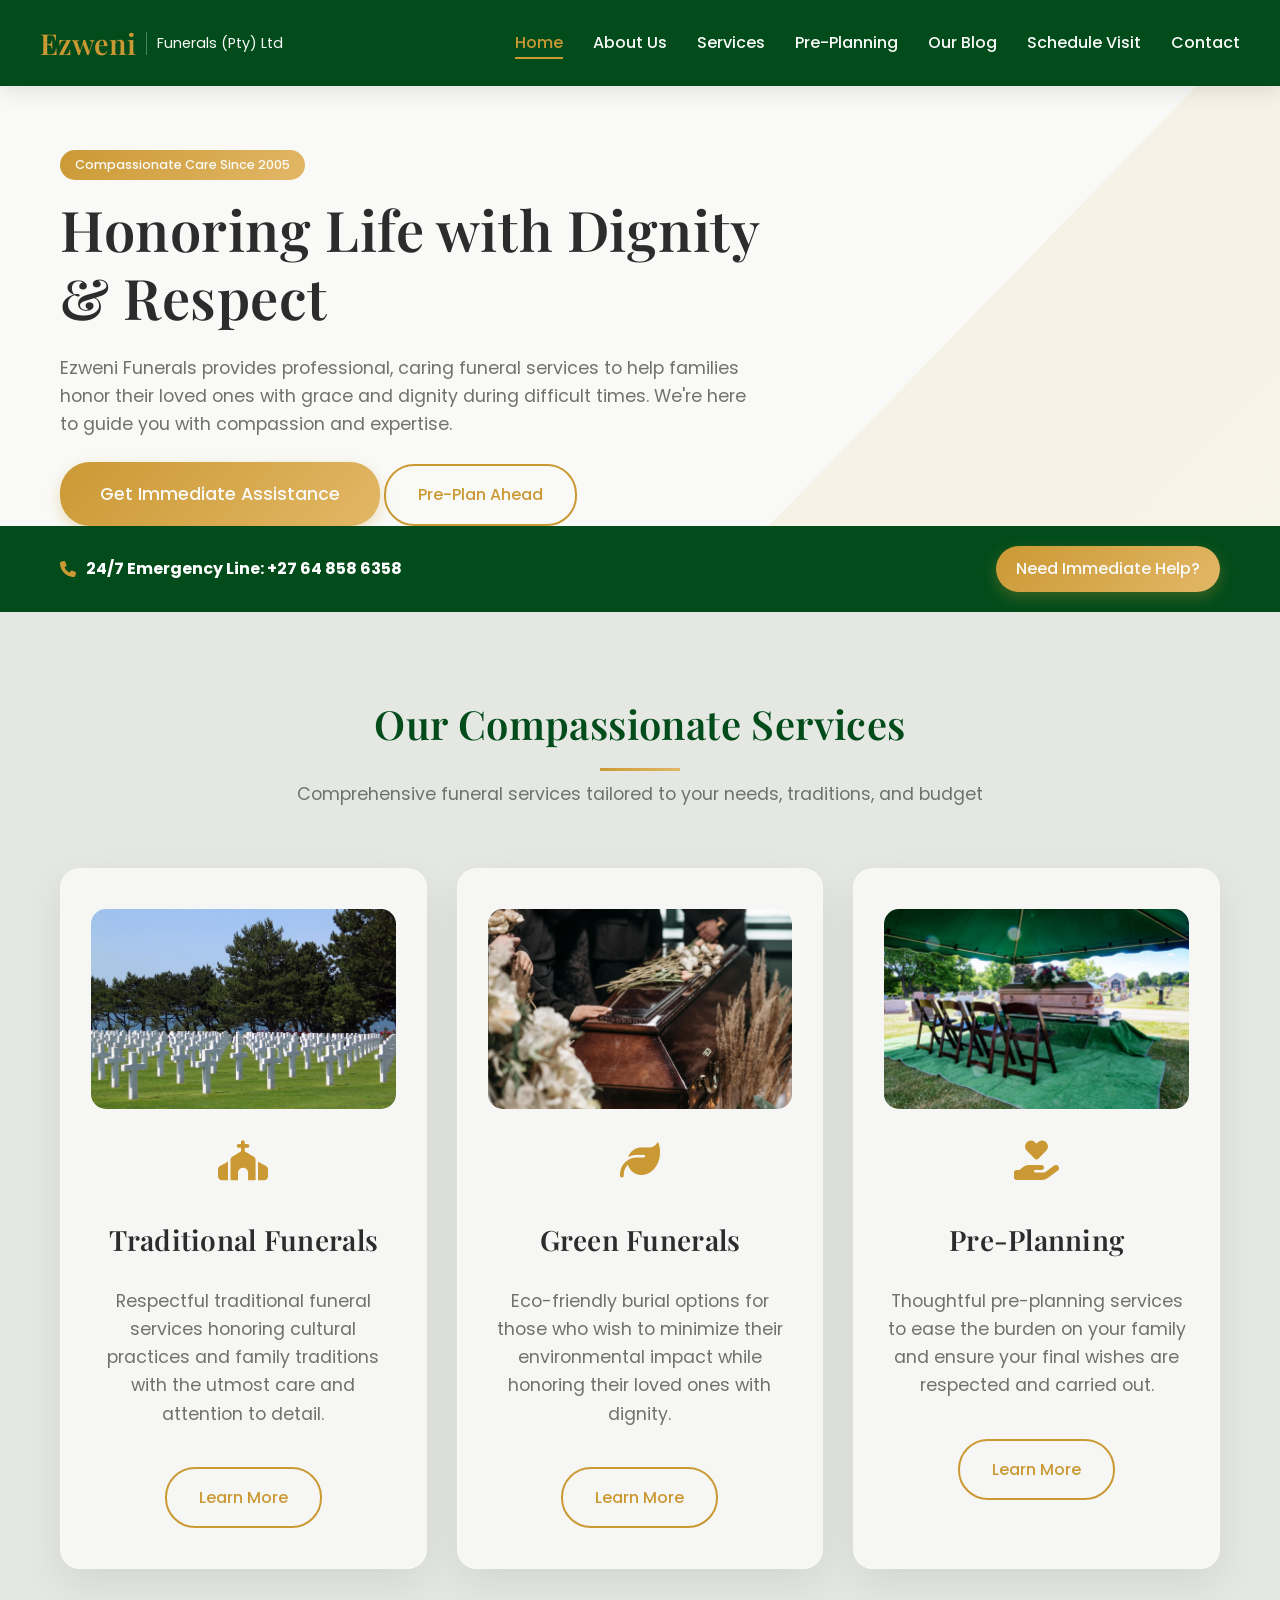
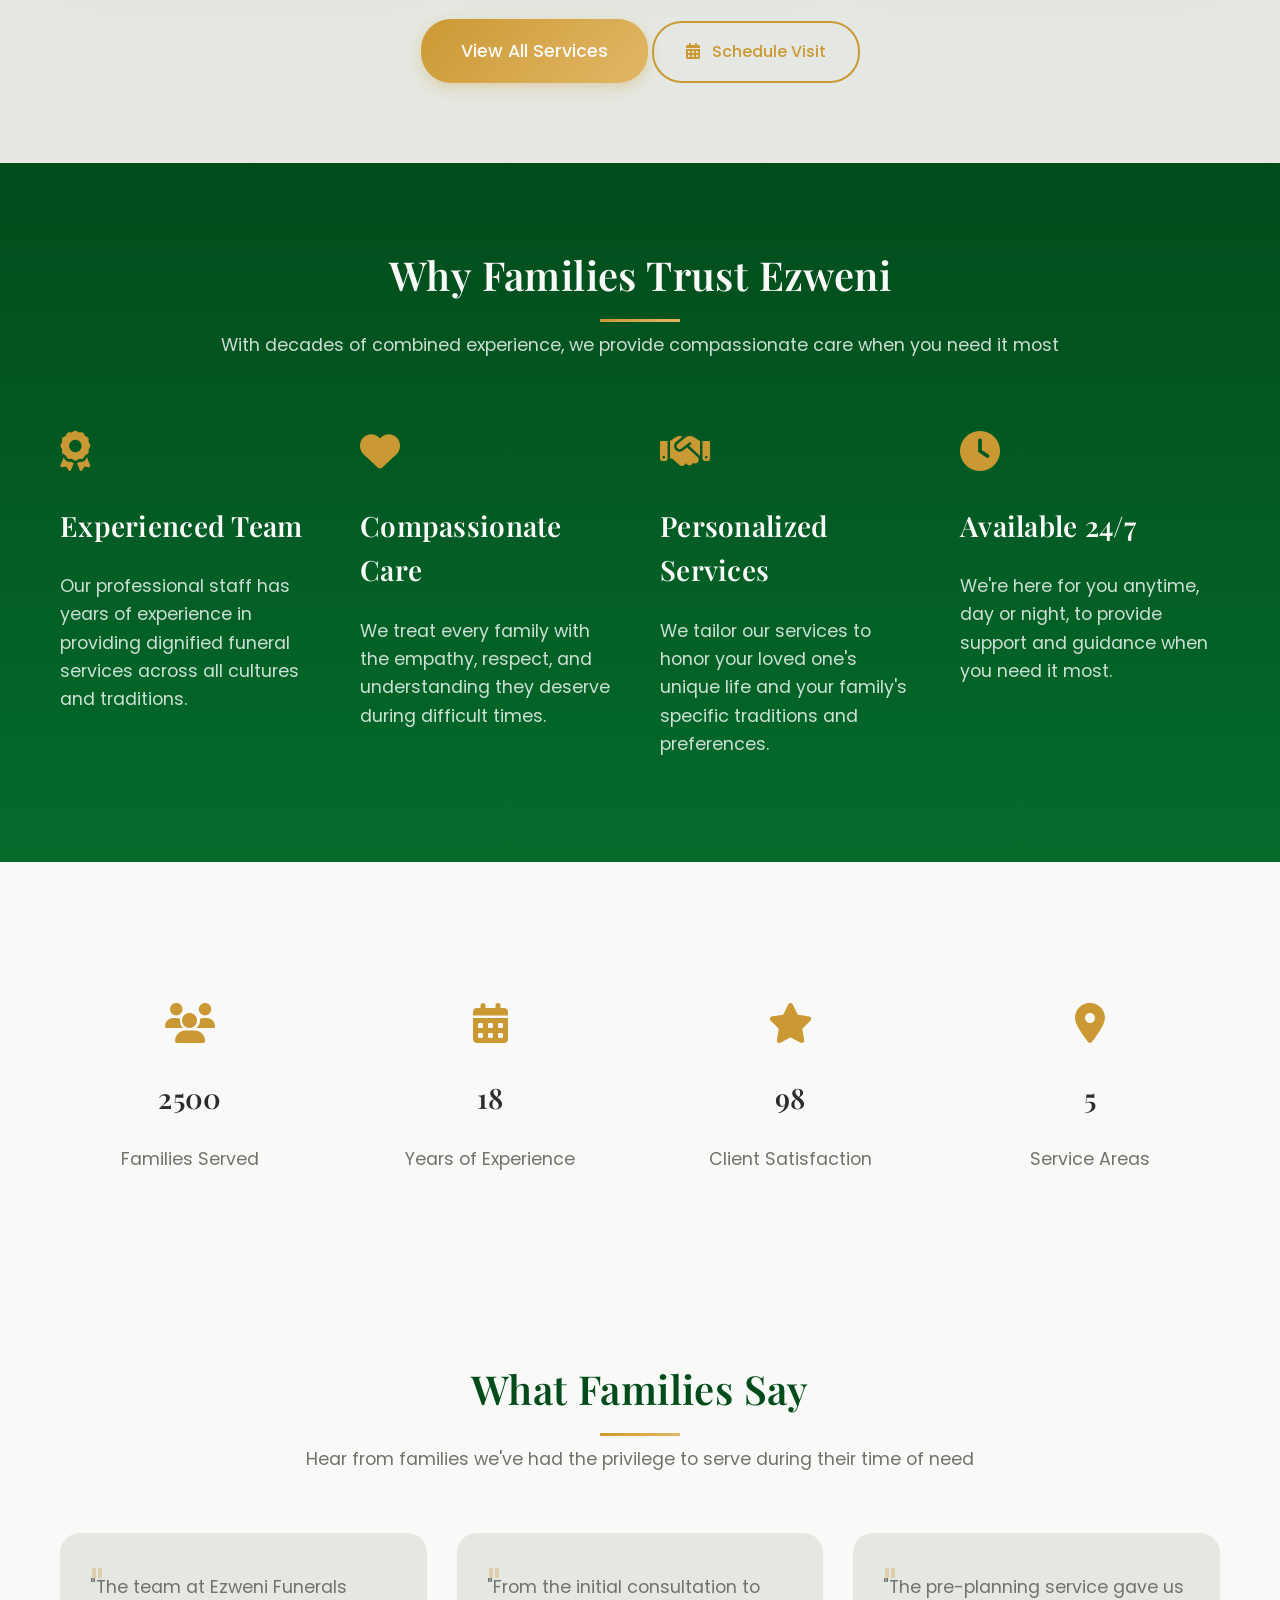
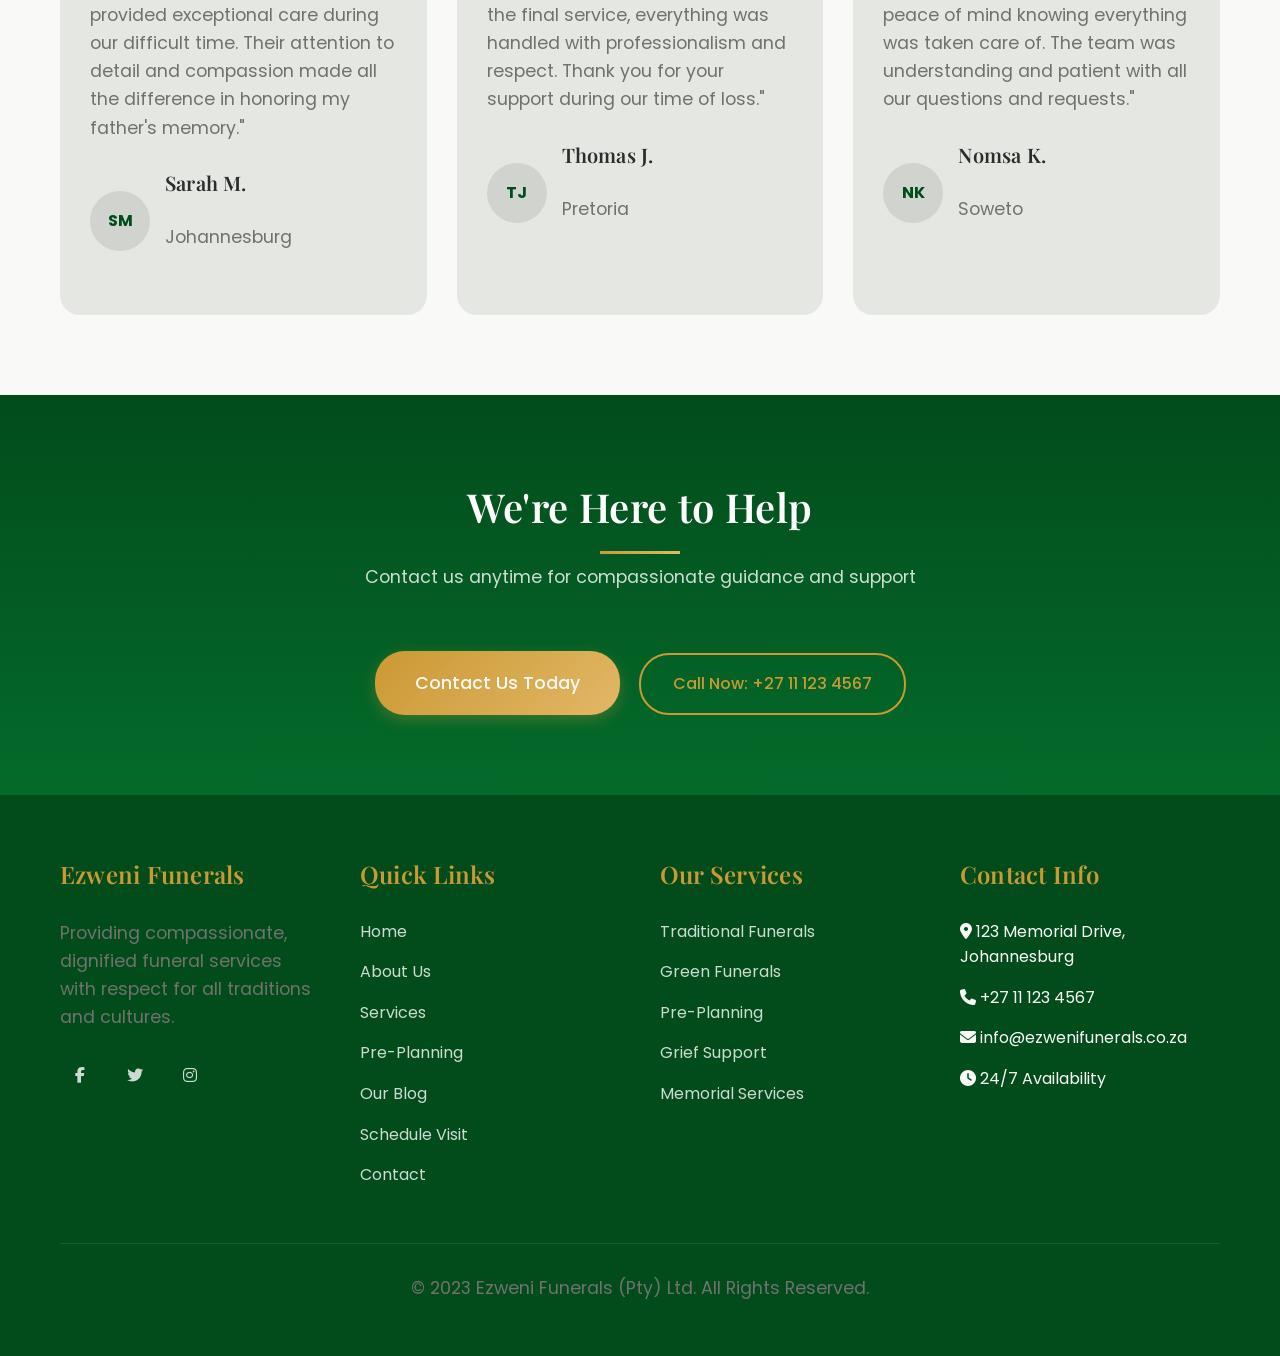
<file: index.html>
<!DOCTYPE html>
<html lang="en">
<head>
    <meta charset="UTF-8">
    <meta name="viewport" content="width=device-width, initial-scale=1.0">
    <title>Ezweni Funerals - Compassionate & Dignified Funeral Services</title>
    <meta name="description" content="Ezweni Funerals provides professional, caring funeral services to help families honor their loved ones with grace and dignity during difficult times.">
    
    <!-- Fonts & Icons -->
    <link rel="preconnect" href="https://fonts.googleapis.com">
    <link rel="preconnect" href="https://fonts.gstatic.com" crossorigin>
    <link href="https://fonts.googleapis.com/css2?family=Playfair+Display:wght@400;500;600;700&family=Poppins:wght@300;400;500;600&display=swap" rel="stylesheet">
    <link rel="stylesheet" href="https://cdnjs.cloudflare.com/ajax/libs/font-awesome/6.4.0/css/all.min.css">
    
    <!-- CSS -->
    <link rel="stylesheet" href="css/style.css">
</head>
<body>
    <!-- Header -->
    <div id="header"></div>

    <!-- Hero Section -->
    <section class="hero">
        <div class="hero-bg" style="background-image: url('images/hero-bg.jpg'); background-size: cover; background-position: center;"></div>
        <div class="container">
            <div class="hero-content">
                <span class="badge">Compassionate Care Since 2005</span>
                <h1>Honoring Life with Dignity & Respect</h1>
                <p>Ezweni Funerals provides professional, caring funeral services to help families honor their loved ones with grace and dignity during difficult times. We're here to guide you with compassion and expertise.</p>
                <div class="hero-buttons">
                    <a href="contact.html" class="btn btn-primary btn-large">Get Immediate Assistance</a>
                    <a href="pre-planning.html" class="btn btn-secondary">Pre-Plan Ahead</a>
                    
                </div>
            </div>
        </div>
        <div class="hero-accent"></div>
    </section>

    <!-- Quick Assistance Bar -->
    <section class="quick-assistance" style="background: var(--primary-green); color: white; padding: 20px 0;">
        <div class="container">
            <div style="display: flex; justify-content: space-between; align-items: center; flex-wrap: wrap;">
                <div style="display: flex; align-items: center;">
                    <i class="fas fa-phone" style="margin-right: 10px; color: var(--accent-gold);"></i>
                    <strong>24/7 Emergency Line: +27 64 858 6358</strong>
                </div>
                <div>
                    <a href="contact.html" class="btn btn-primary" style="padding: 10px 20px;">Need Immediate Help?</a>
                </div>
            </div>
        </div>
    </section>

    <!-- Services Preview -->
    <section class="services section-padding">
        <div class="container">
            <div class="section-header">
                <h2>Our Compassionate Services</h2>
                <p>Comprehensive funeral services tailored to your needs, traditions, and budget</p>
            </div>
            <div class="services-grid">
                <div class="service-card fade-in">
                    <div class="service-image" style="background-image: url('images/service-green.jpg'); background-size: cover; background-position: center;"></div>
                    <div class="service-icon">
                        <i class="fas fa-church"></i>
                    </div>
                    <h3>Traditional Funerals</h3>
                    <p>Respectful traditional funeral services honoring cultural practices and family traditions with the utmost care and attention to detail.</p>
                    <a href="services.html#traditional" class="btn btn-secondary" style="margin-top: 15px;">Learn More</a>
                </div>
                <div class="service-card fade-in">
                    <div class="service-image" style="background-image: url('images/about-hero.jpg'); background-size: cover; background-position: center;"></div>
                    <div class="service-icon">
                        <i class="fas fa-leaf"></i>
                    </div>
                    <h3>Green Funerals</h3>
                    <p>Eco-friendly burial options for those who wish to minimize their environmental impact while honoring their loved ones with dignity.</p>
                    <a href="services.html#green" class="btn btn-secondary" style="margin-top: 15px;">Learn More</a>
                </div>
                <div class="service-card fade-in">
                    <div class="service-image" style="background-image: url('images/hero.jpg'); background-size: cover; background-position: center;"></div>
                    <div class="service-icon">
                        <i class="fas fa-hand-holding-heart"></i>
                    </div>
                    <h3>Pre-Planning</h3>
                    <p>Thoughtful pre-planning services to ease the burden on your family and ensure your final wishes are respected and carried out.</p>
                    <a href="pre-planning.html" class="btn btn-secondary" style="margin-top: 15px;">Learn More</a>
                </div>
            </div>
            <div class="text-center" style="margin-top: 50px;">
                <a href="services.html" class="btn btn-primary btn-large">View All Services</a>
                <!-- Add this button to your existing CTA section -->
<a href="appointment.html" class="btn btn-secondary">
    <i class="fas fa-calendar-alt" style="margin-right: 8px;"></i>
    Schedule Visit
</a>
            </div>
        </div>
    </section>

    <!-- Why Choose Us -->
    <section class="about section-padding">
        <div class="container">
            <div class="section-header">
                <h2>Why Families Trust Ezweni</h2>
                <p>With decades of combined experience, we provide compassionate care when you need it most</p>
            </div>
            <div class="about-grid">
                <div class="about-item fade-in">
                    <div class="about-icon">
                        <i class="fas fa-award"></i>
                    </div>
                    <h3>Experienced Team</h3>
                    <p>Our professional staff has years of experience in providing dignified funeral services across all cultures and traditions.</p>
                </div>
                <div class="about-item fade-in">
                    <div class="about-icon">
                        <i class="fas fa-heart"></i>
                    </div>
                    <h3>Compassionate Care</h3>
                    <p>We treat every family with the empathy, respect, and understanding they deserve during difficult times.</p>
                </div>
                <div class="about-item fade-in">
                    <div class="about-icon">
                        <i class="fas fa-handshake"></i>
                    </div>
                    <h3>Personalized Services</h3>
                    <p>We tailor our services to honor your loved one's unique life and your family's specific traditions and preferences.</p>
                </div>
                <div class="about-item fade-in">
                    <div class="about-icon">
                        <i class="fas fa-clock"></i>
                    </div>
                    <h3>Available 24/7</h3>
                    <p>We're here for you anytime, day or night, to provide support and guidance when you need it most.</p>
                </div>
            </div>
        </div>
    </section>

    <!-- Statistics -->
    <section class="section-padding" style="background: var(--white);">
        <div class="container">
            <div class="about-grid">
                <div class="about-item fade-in text-center">
                    <div class="about-icon">
                        <i class="fas fa-users"></i>
                    </div>
                    <h3 class="counter" data-target="2500">0</h3>
                    <p>Families Served</p>
                </div>
                <div class="about-item fade-in text-center">
                    <div class="about-icon">
                        <i class="fas fa-calendar-alt"></i>
                    </div>
                    <h3 class="counter" data-target="18">0</h3>
                    <p>Years of Experience</p>
                </div>
                <div class="about-item fade-in text-center">
                    <div class="about-icon">
                        <i class="fas fa-star"></i>
                    </div>
                    <h3 class="counter" data-target="98">0</h3>
                    <p>Client Satisfaction</p>
                </div>
                <div class="about-item fade-in text-center">
                    <div class="about-icon">
                        <i class="fas fa-map-marker-alt"></i>
                    </div>
                    <h3 class="counter" data-target="5">0</h3>
                    <p>Service Areas</p>
                </div>
            </div>
        </div>
    </section>

    <!-- Testimonials -->
    <section class="testimonials section-padding">
        <div class="container">
            <div class="section-header">
                <h2>What Families Say</h2>
                <p>Hear from families we've had the privilege to serve during their time of need</p>
            </div>
            <div class="testimonials-grid">
                <div class="testimonial-card fade-in">
                    <div class="testimonial-quote">"</div>
                    <div class="testimonial-content">
                        <p>"The team at Ezweni Funerals provided exceptional care during our difficult time. Their attention to detail and compassion made all the difference in honoring my father's memory."</p>
                        <div class="testimonial-author">
                            <div class="author-avatar">SM</div>
                            <div>
                                <h4>Sarah M.</h4>
                                <p>Johannesburg</p>
                            </div>
                        </div>
                    </div>
                </div>
                <div class="testimonial-card fade-in">
                    <div class="testimonial-quote">"</div>
                    <div class="testimonial-content">
                        <p>"From the initial consultation to the final service, everything was handled with professionalism and respect. Thank you for your support during our time of loss."</p>
                        <div class="testimonial-author">
                            <div class="author-avatar">TJ</div>
                            <div>
                                <h4>Thomas J.</h4>
                                <p>Pretoria</p>
                            </div>
                        </div>
                    </div>
                </div>
                <div class="testimonial-card fade-in">
                    <div class="testimonial-quote">"</div>
                    <div class="testimonial-content">
                        <p>"The pre-planning service gave us peace of mind knowing everything was taken care of. The team was understanding and patient with all our questions and requests."</p>
                        <div class="testimonial-author">
                            <div class="author-avatar">NK</div>
                            <div>
                                <h4>Nomsa K.</h4>
                                <p>Soweto</p>
                            </div>
                        </div>
                    </div>
                </div>
            </div>
        </div>
    </section>

    <!-- CTA Section -->
    <section class="section-padding" style="background: var(--green-gradient); color: white;">
        <div class="container">
            <div class="section-header">
                <h2 style="color: white;">We're Here to Help</h2>
                <p style="color: rgba(255,255,255,0.8);">Contact us anytime for compassionate guidance and support</p>
            </div>
            <div class="text-center">
                <a href="contact.html" class="btn btn-primary btn-large" style="margin-right: 15px;">Contact Us Today</a>
                <a href="tel:+27111234567" class="btn btn-secondary">Call Now: +27 11 123 4567</a>
            </div>
        </div>
    </section>

    <!-- Footer -->
    <div id="footer"></div>

    <!-- JavaScript -->
    <script src="js/main.js"></script>
</body>
</html>
</file>
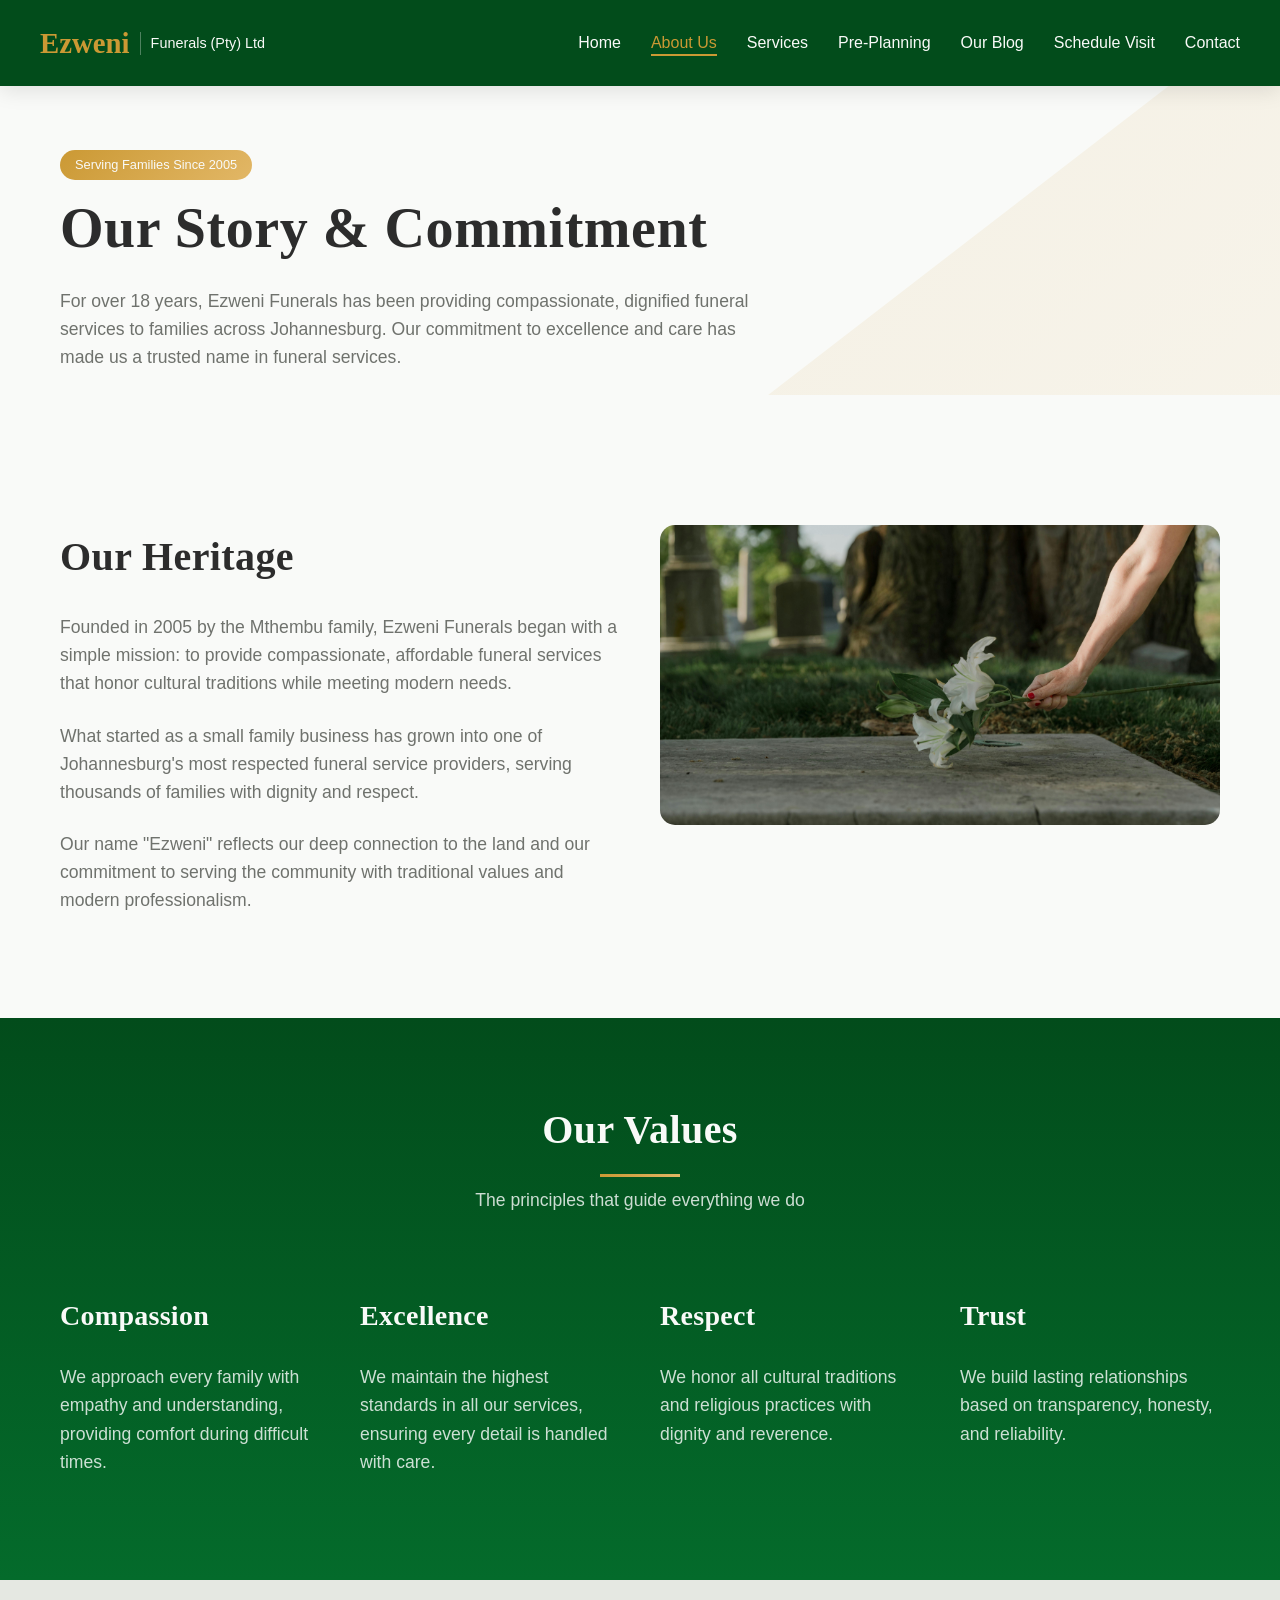
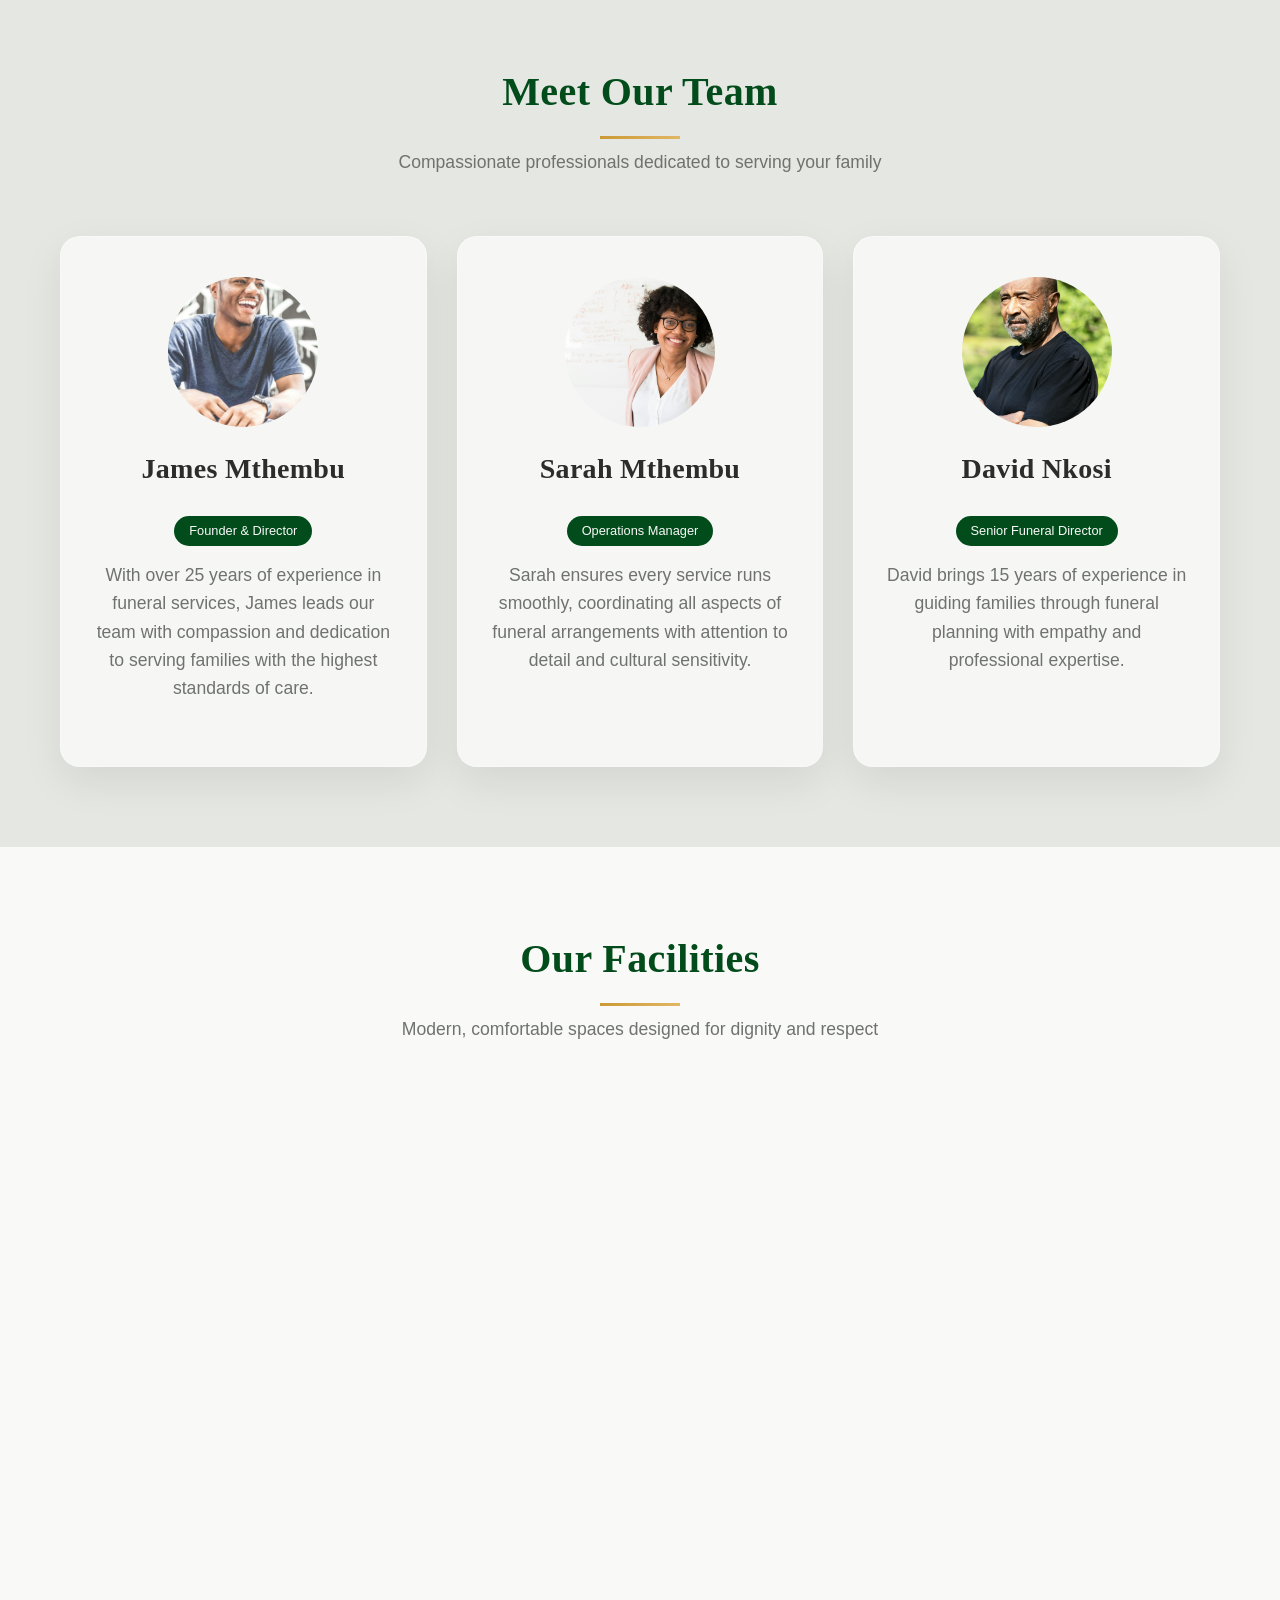
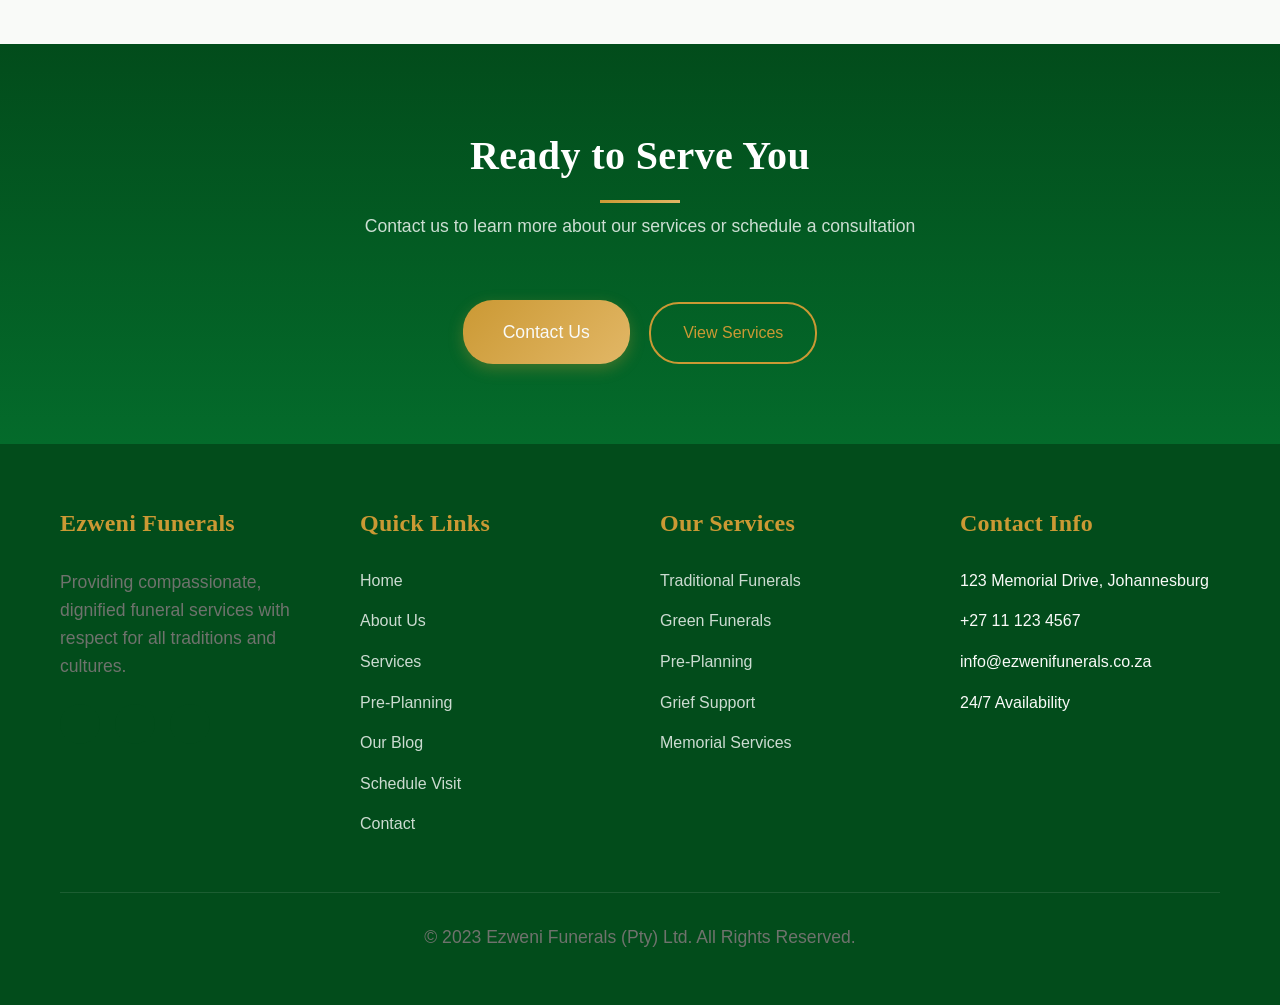
<file: about.html>
<!DOCTYPE html>
<html lang="en">
<head>
    <meta charset="UTF-8">
    <meta name="viewport" content="width=device-width, initial-scale=1.0">
    <title>About Us - Ezweni Funerals | Compassionate Funeral Services</title>
    <meta name="description" content="Learn about Ezweni Funerals - our history, values, and dedicated team providing compassionate funeral services since 2005.">
    <link rel="stylesheet" href="css/style.css">
</head>
<body>
    <!-- Header -->
    <div id="header"></div>

    <!-- Page Hero -->
    <section class="hero">
        <div class="hero-bg" style="background-image: url('images/hero1.jpg'); background-size: cover; background-position: center;"></div>
        <div class="container">
            <div class="hero-content">
                <span class="badge">Serving Families Since 2005</span>
                <h1>Our Story & Commitment</h1>
                <p>For over 18 years, Ezweni Funerals has been providing compassionate, dignified funeral services to families across Johannesburg. Our commitment to excellence and care has made us a trusted name in funeral services.</p>
            </div>
        </div>
        <div class="hero-accent"></div>
    </section>

    <!-- Our Story -->
    <section class="section-padding">
        <div class="container">
            <div class="about-grid">
                <div class="fade-in">
                    <h2>Our Heritage</h2>
                    <p>Founded in 2005 by the Mthembu family, Ezweni Funerals began with a simple mission: to provide compassionate, affordable funeral services that honor cultural traditions while meeting modern needs.</p>
                    <p>What started as a small family business has grown into one of Johannesburg's most respected funeral service providers, serving thousands of families with dignity and respect.</p>
                    <p>Our name "Ezweni" reflects our deep connection to the land and our commitment to serving the community with traditional values and modern professionalism.</p>
                </div>
                <div class="fade-in">
                    <img src="images/flower.jpg" alt="Our Funeral Home" style="width: 100%; height: 300px; object-fit: cover; border-radius: 15px;">
                </div>
            </div>
        </div>
    </section>

    <!-- Our Values -->
    <section class="about section-padding">
        <div class="container">
            <div class="section-header">
                <h2>Our Values</h2>
                <p>The principles that guide everything we do</p>
            </div>
            <div class="about-grid">
                <div class="about-item fade-in">
                    <div class="about-icon">
                        <i class="fas fa-hands-helping"></i>
                    </div>
                    <h3>Compassion</h3>
                    <p>We approach every family with empathy and understanding, providing comfort during difficult times.</p>
                </div>
                <div class="about-item fade-in">
                    <div class="about-icon">
                        <i class="fas fa-star"></i>
                    </div>
                    <h3>Excellence</h3>
                    <p>We maintain the highest standards in all our services, ensuring every detail is handled with care.</p>
                </div>
                <div class="about-item fade-in">
                    <div class="about-icon">
                        <i class="fas fa-users"></i>
                    </div>
                    <h3>Respect</h3>
                    <p>We honor all cultural traditions and religious practices with dignity and reverence.</p>
                </div>
                <div class="about-item fade-in">
                    <div class="about-icon">
                        <i class="fas fa-shield-alt"></i>
                    </div>
                    <h3>Trust</h3>
                    <p>We build lasting relationships based on transparency, honesty, and reliability.</p>
                </div>
            </div>
        </div>
    </section>

    <!-- Our Team -->
    <section class="section-padding" style="background-color: var(--pearl-grey);">
        <div class="container">
            <div class="section-header">
                <h2>Meet Our Team</h2>
                <p>Compassionate professionals dedicated to serving your family</p>
            </div>
            <div class="services-grid">
                <div class="service-card fade-in">
                    <img src="images/mthembu.jpg" alt="James Mthembu" class="team-image" style="width: 150px; height: 150px; object-fit: cover; border-radius: 50%; margin: 0 auto 20px;">
                    <h3>James Mthembu</h3>
                    <p class="badge" style="background: var(--primary-green);">Founder & Director</p>
                    <p>With over 25 years of experience in funeral services, James leads our team with compassion and dedication to serving families with the highest standards of care.</p>
                </div>
                <div class="service-card fade-in">
                    <img src="images/sarah.jpg" alt="Sarah Mthembu" class="team-image" style="width: 150px; height: 150px; object-fit: cover; border-radius: 50%; margin: 0 auto 20px;">
                    <h3>Sarah Mthembu</h3>
                    <p class="badge" style="background: var(--primary-green);">Operations Manager</p>
                    <p>Sarah ensures every service runs smoothly, coordinating all aspects of funeral arrangements with attention to detail and cultural sensitivity.</p>
                </div>
                <div class="service-card fade-in">
                    <img src="images/nkosi.jpg" alt="David Nkosi" class="team-image" style="width: 150px; height: 150px; object-fit: cover; border-radius: 50%; margin: 0 auto 20px;">
                    <h3>David Nkosi</h3>
                    <p class="badge" style="background: var(--primary-green);">Senior Funeral Director</p>
                    <p>David brings 15 years of experience in guiding families through funeral planning with empathy and professional expertise.</p>
                </div>
            </div>
        </div>
    </section>

    <!-- Facilities -->
    <section class="section-padding">
        <div class="container">
            <div class="section-header">
                <h2>Our Facilities</h2>
                <p>Modern, comfortable spaces designed for dignity and respect</p>
            </div>
            <div class="services-grid">
                <div class="fade-in">
                    <img src="images/mthembu.jpg" alt="Chapel of Rest" style="width: 100%; height: 200px; object-fit: cover; border-radius: 15px; margin-bottom: 20px;">
                    <h3>Chapel of Rest</h3>
                    <p>Our serene chapel provides a peaceful environment for visitations and services, accommodating up to 150 guests with comfortable seating and modern audio-visual equipment.</p>
                </div>
                <div class="fade-in">
                    <img src="images/reception.webp" alt="Family Reception" style="width: 100%; height: 200px; object-fit: cover; border-radius: 15px; margin-bottom: 20px;">
                    <h3>Family Reception</h3>
                    <p>A comfortable reception area where families can gather privately before and after services, with catering facilities and peaceful surroundings.</p>
                </div>
                <div class="fade-in">
                    <img src="images/transport.jpg" alt="Fleet Vehicles" style="width: 100%; height: 200px; object-fit: cover; border-radius: 15px; margin-bottom: 20px;">
                    <h3>Fleet Vehicles</h3>
                    <p>Our modern fleet of hearses and family cars is maintained to the highest standards, ensuring dignified transportation for your loved one.</p>
                </div>
            </div>
        </div>
    </section>

    <!-- CTA Section -->
    <section class="section-padding" style="background: var(--green-gradient); color: white;">
        <div class="container">
            <div class="section-header">
                <h2 style="color: white;">Ready to Serve You</h2>
                <p style="color: rgba(255,255,255,0.8);">Contact us to learn more about our services or schedule a consultation</p>
            </div>
            <div class="text-center">
                <a href="contact.html" class="btn btn-primary btn-large" style="margin-right: 15px;">Contact Us</a>
                <a href="services.html" class="btn btn-secondary">View Services</a>
            </div>
        </div>
    </section>

    <!-- Footer -->
    <div id="footer"></div>

    <script src="js/main.js"></script>
</body>
</html>
</file>
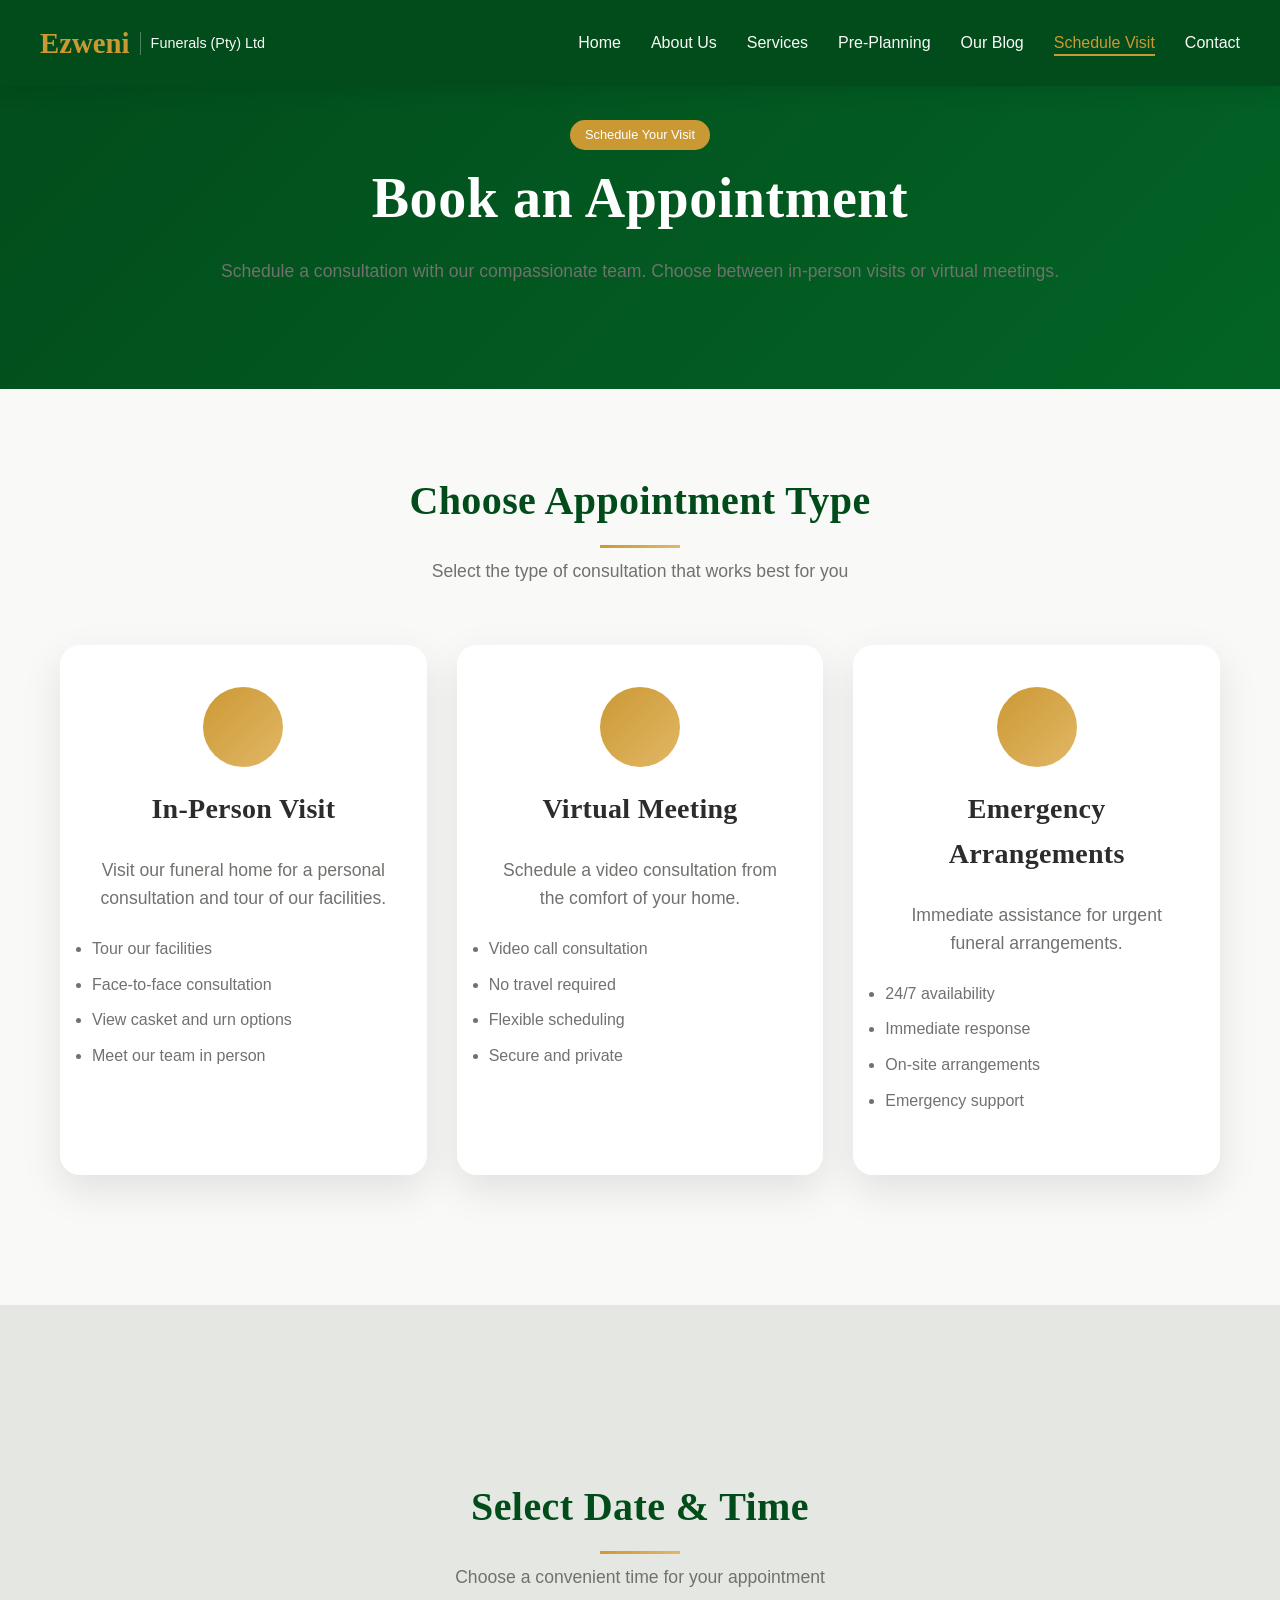
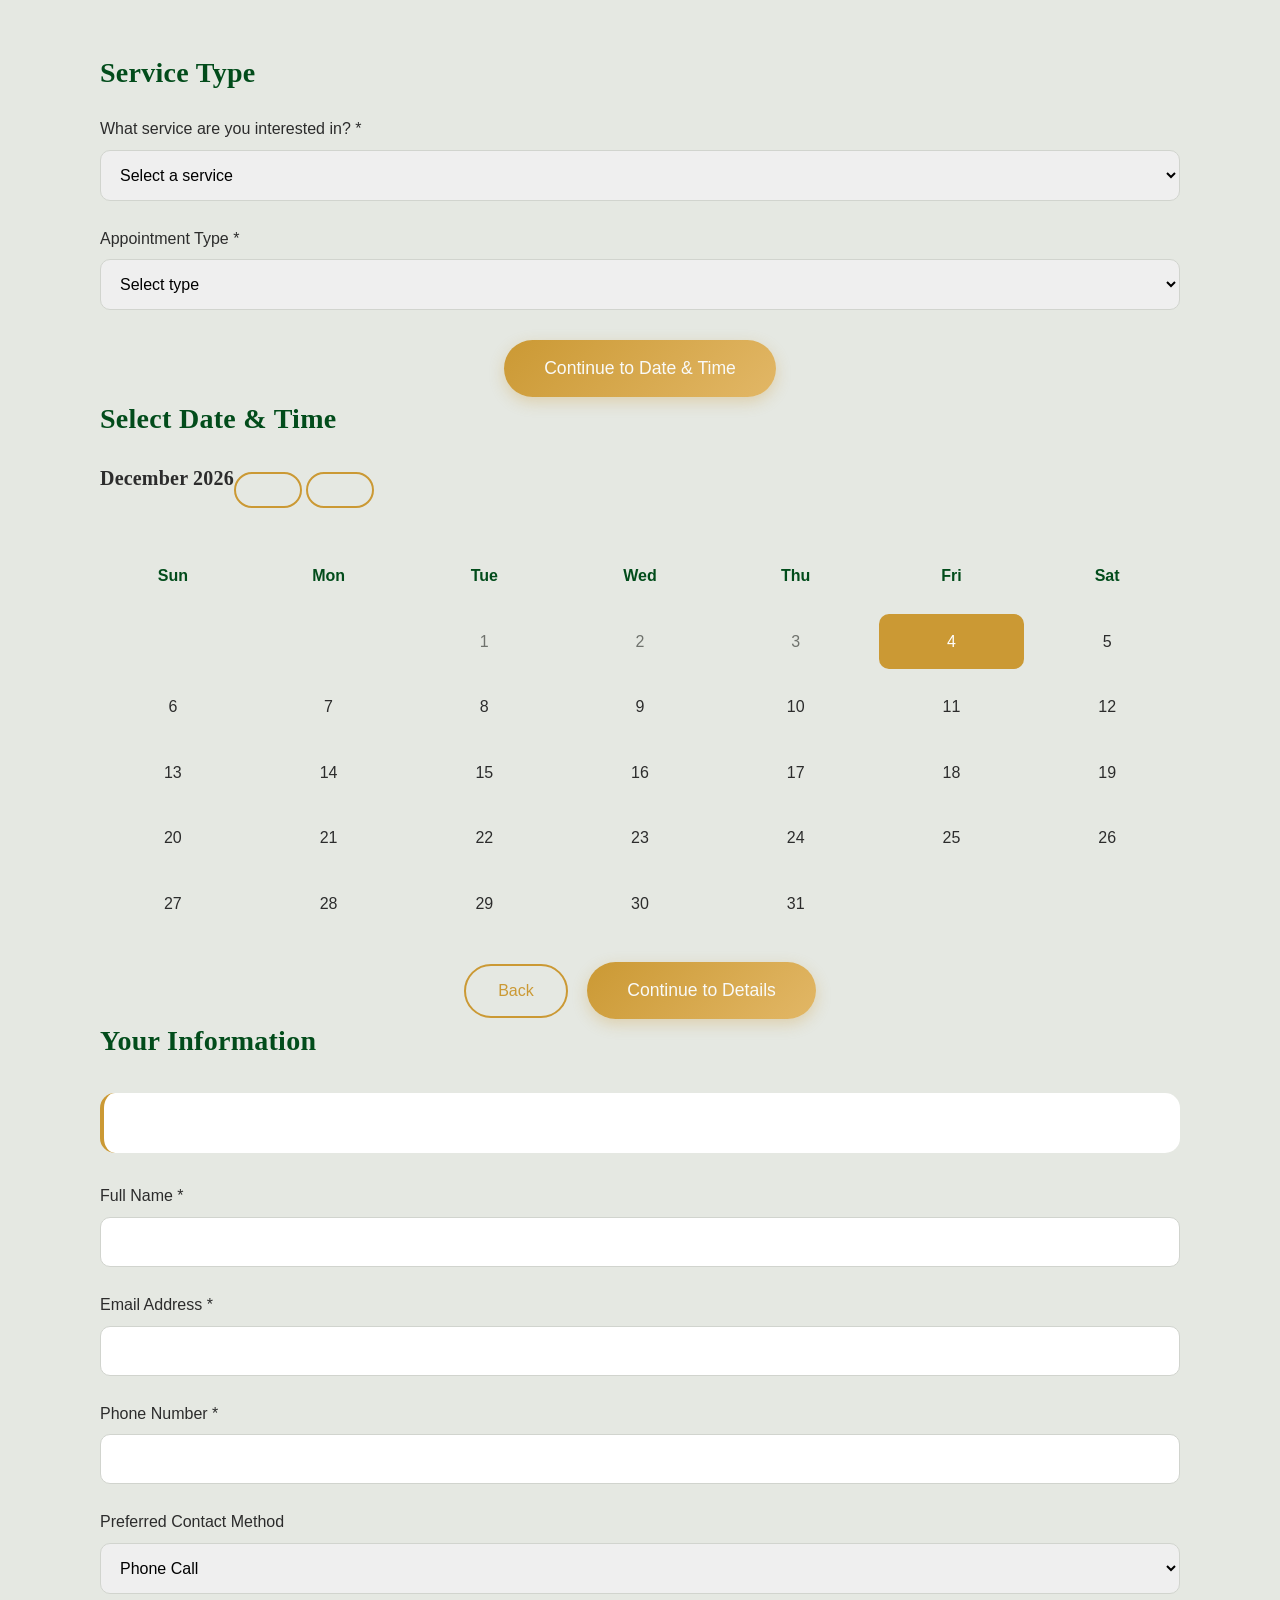
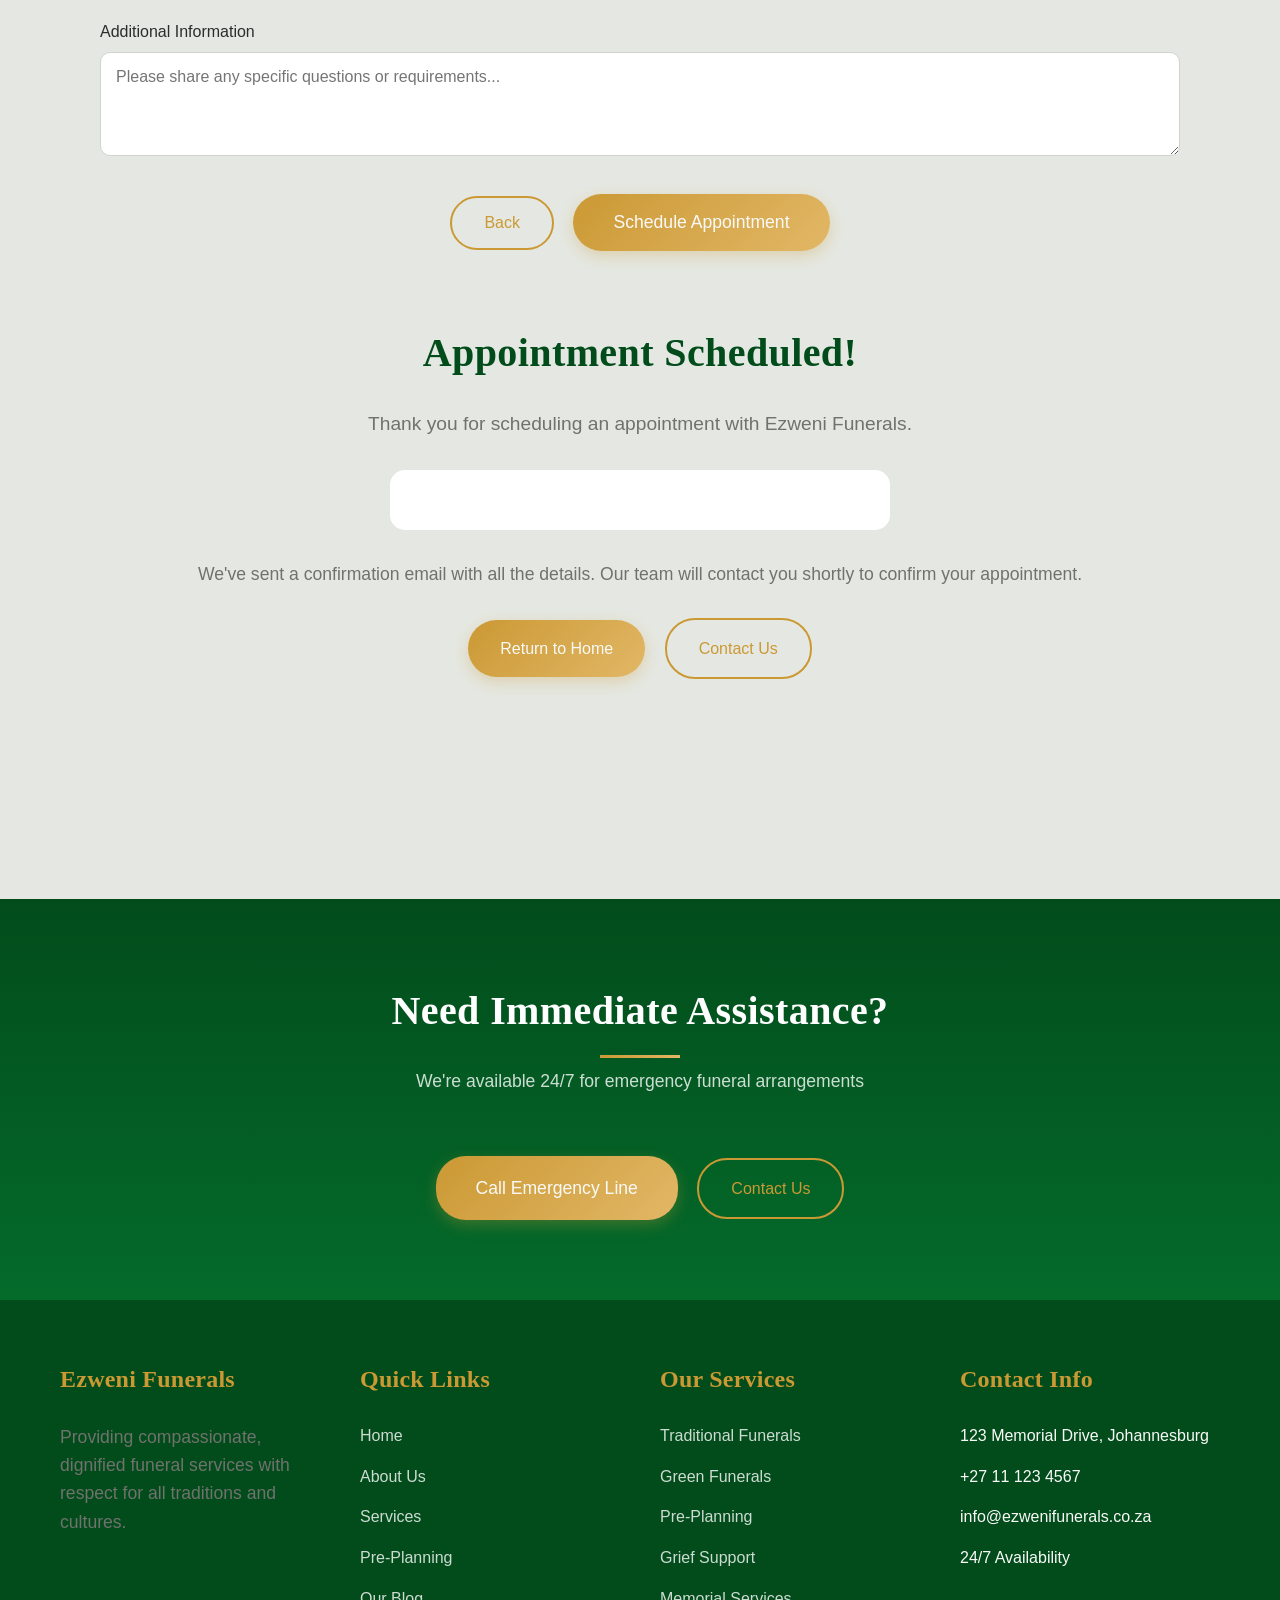
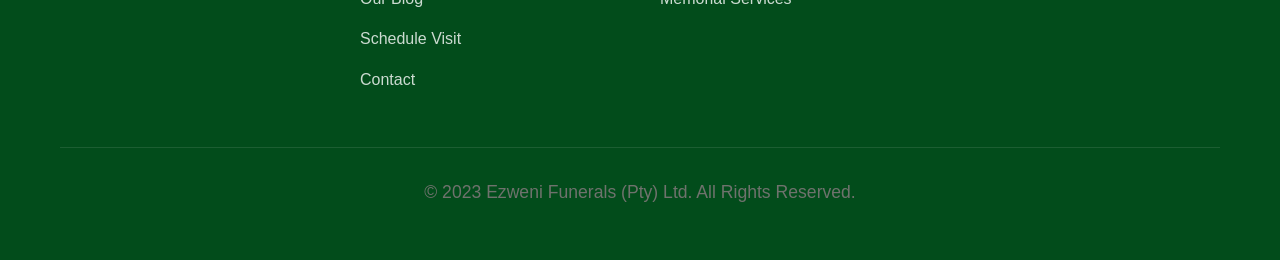
<file: appointment.html>
<!DOCTYPE html>
<html lang="en">
<head>
    <meta charset="UTF-8">
    <meta name="viewport" content="width=device-width, initial-scale=1.0">
    <title>Schedule Appointment - Ezweni Funerals | Book Consultation</title>
    <meta name="description" content="Schedule an appointment with Ezweni Funerals for consultations, pre-planning, or immediate funeral arrangements. Available in-person or virtual.">
    <link rel="stylesheet" href="css/style.css">
    <style>
        .appointment-hero {
            background: linear-gradient(135deg, var(--primary-green) 0%, #036325 100%);
            color: white;
            padding: 120px 0 80px;
            text-align: center;
        }
        
        .appointment-options {
            display: grid;
            grid-template-columns: repeat(auto-fit, minmax(300px, 1fr));
            gap: 30px;
            margin: 50px 0;
        }
        
        .appointment-option {
            background: white;
            padding: 40px 30px;
            border-radius: 20px;
            text-align: center;
            box-shadow: 0 15px 40px rgba(0,0,0,0.1);
            transition: all 0.3s ease;
            border: 2px solid transparent;
        }
        
        .appointment-option:hover {
            transform: translateY(-5px);
            border-color: var(--accent-gold);
        }
        
        .option-icon {
            width: 80px;
            height: 80px;
            background: var(--gold-gradient);
            border-radius: 50%;
            display: flex;
            align-items: center;
            justify-content: center;
            margin: 0 auto 20px;
            color: white;
            font-size: 2rem;
        }
        
        .calendar-container {
            background: var(--pearl-grey);
            border-radius: 20px;
            padding: 40px;
            margin: 50px 0;
        }
        
        .time-slots {
            display: grid;
            grid-template-columns: repeat(auto-fit, minmax(120px, 1fr));
            gap: 15px;
            margin: 20px 0;
        }
        
        .time-slot {
            background: white;
            border: 2px solid var(--stone-grey);
            border-radius: 10px;
            padding: 15px;
            text-align: center;
            cursor: pointer;
            transition: all 0.3s ease;
        }
        
        .time-slot:hover {
            border-color: var(--accent-gold);
        }
        
        .time-slot.selected {
            background: var(--primary-green);
            color: white;
            border-color: var(--primary-green);
        }
        
        .calendar-header {
            display: flex;
            justify-content: between;
            align-items: center;
            margin-bottom: 30px;
        }
        
        .calendar-grid {
            display: grid;
            grid-template-columns: repeat(7, 1fr);
            gap: 10px;
            margin-bottom: 30px;
        }
        
        .calendar-day {
            padding: 15px;
            text-align: center;
            border-radius: 10px;
            cursor: pointer;
            transition: all 0.3s ease;
        }
        
        .calendar-day:hover {
            background: var(--stone-grey);
        }
        
        .calendar-day.selected {
            background: var(--primary-green);
            color: white;
        }
        
        .calendar-day.disabled {
            color: var(--muted-grey);
            cursor: not-allowed;
        }
        
        .appointment-summary {
            background: white;
            padding: 30px;
            border-radius: 15px;
            border-left: 4px solid var(--accent-gold);
            margin: 30px 0;
        }
        
        .confirmation-step {
            text-align: center;
            padding: 50px 0;
        }
        
        .confirmation-icon {
            font-size: 4rem;
            color: var(--primary-green);
            margin-bottom: 20px;
        }
    </style>
</head>
<body>
    <!-- Header -->
    <div id="header"></div>

    <!-- Appointment Hero -->
    <section class="appointment-hero">
        <div class="container">
            <span class="badge" style="background: var(--accent-gold); color: white;">Schedule Your Visit</span>
            <h1>Book an Appointment</h1>
            <p>Schedule a consultation with our compassionate team. Choose between in-person visits or virtual meetings.</p>
        </div>
    </section>

    <!-- Appointment Options -->
    <section class="section-padding">
        <div class="container">
            <div class="section-header">
                <h2>Choose Appointment Type</h2>
                <p>Select the type of consultation that works best for you</p>
            </div>
            
            <div class="appointment-options">
                <div class="appointment-option" data-type="in-person">
                    <div class="option-icon">
                        <i class="fas fa-building"></i>
                    </div>
                    <h3>In-Person Visit</h3>
                    <p>Visit our funeral home for a personal consultation and tour of our facilities.</p>
                    <ul style="text-align: left; margin: 20px 0; color: var(--muted-grey);">
                        <li style="margin-bottom: 10px;">Tour our facilities</li>
                        <li style="margin-bottom: 10px;">Face-to-face consultation</li>
                        <li style="margin-bottom: 10px;">View casket and urn options</li>
                        <li>Meet our team in person</li>
                    </ul>
                </div>
                
                <div class="appointment-option" data-type="virtual">
                    <div class="option-icon">
                        <i class="fas fa-video"></i>
                    </div>
                    <h3>Virtual Meeting</h3>
                    <p>Schedule a video consultation from the comfort of your home.</p>
                    <ul style="text-align: left; margin: 20px 0; color: var(--muted-grey);">
                        <li style="margin-bottom: 10px;">Video call consultation</li>
                        <li style="margin-bottom: 10px;">No travel required</li>
                        <li style="margin-bottom: 10px;">Flexible scheduling</li>
                        <li>Secure and private</li>
                    </ul>
                </div>
                
                <div class="appointment-option" data-type="emergency">
                    <div class="option-icon">
                        <i class="fas fa-ambulance"></i>
                    </div>
                    <h3>Emergency Arrangements</h3>
                    <p>Immediate assistance for urgent funeral arrangements.</p>
                    <ul style="text-align: left; margin: 20px 0; color: var(--muted-grey);">
                        <li style="margin-bottom: 10px;">24/7 availability</li>
                        <li style="margin-bottom: 10px;">Immediate response</li>
                        <li style="margin-bottom: 10px;">On-site arrangements</li>
                        <li>Emergency support</li>
                    </ul>
                </div>
            </div>
        </div>
    </section>

    <!-- Appointment Form -->
    <section class="section-padding" style="background-color: var(--pearl-grey);">
        <div class="container">
            <div class="calendar-container">
                <div class="section-header">
                    <h2>Select Date & Time</h2>
                    <p>Choose a convenient time for your appointment</p>
                </div>
                
                <form id="appointmentForm">
                    <!-- Step 1: Service Type -->
                    <div class="form-step active" id="step1">
                        <h3 style="color: var(--primary-green); margin-bottom: 20px;">Service Type</h3>
                        <div class="form-group">
                            <label for="serviceType">What service are you interested in? *</label>
                            <select id="serviceType" name="serviceType" class="form-control" required>
                                <option value="">Select a service</option>
                                <option value="pre-planning">Pre-Planning Consultation</option>
                                <option value="immediate">Immediate Funeral Arrangements</option>
                                <option value="grief-support">Grief Support Session</option>
                                <option value="general">General Inquiry</option>
                                <option value="monument">Monument Services</option>
                                <option value="transport">Transportation Services</option>
                            </select>
                        </div>
                        
                        <div class="form-group">
                            <label for="appointmentType">Appointment Type *</label>
                            <select id="appointmentType" name="appointmentType" class="form-control" required>
                                <option value="">Select type</option>
                                <option value="in-person">In-Person Visit</option>
                                <option value="virtual">Virtual Meeting</option>
                                <option value="emergency">Emergency Arrangements</option>
                            </select>
                        </div>
                        
                        <div class="text-center" style="margin-top: 30px;">
                            <button type="button" class="btn btn-primary btn-large next-step" data-next="step2">Continue to Date & Time</button>
                        </div>
                    </div>
                    
                    <!-- Step 2: Date & Time -->
                    <div class="form-step" id="step2">
                        <h3 style="color: var(--primary-green); margin-bottom: 20px;">Select Date & Time</h3>
                        
                        <div class="calendar-header">
                            <h4 id="currentMonth">January 2024</h4>
                            <div>
                                <button type="button" class="btn btn-secondary" id="prevMonth">
                                    <i class="fas fa-chevron-left"></i>
                                </button>
                                <button type="button" class="btn btn-secondary" id="nextMonth">
                                    <i class="fas fa-chevron-right"></i>
                                </button>
                            </div>
                        </div>
                        
                        <div class="calendar-grid" id="calendar">
                            <!-- Calendar will be generated by JavaScript -->
                        </div>
                        
                        <div id="timeSelection" style="display: none;">
                            <h4 style="color: var(--charcoal); margin-bottom: 15px;">Available Time Slots</h4>
                            <div class="time-slots" id="timeSlots">
                                <!-- Time slots will be generated by JavaScript -->
                            </div>
                        </div>
                        
                        <div class="text-center" style="margin-top: 30px;">
                            <button type="button" class="btn btn-secondary prev-step" data-prev="step1" style="margin-right: 15px;">
                                <i class="fas fa-arrow-left"></i> Back
                            </button>
                            <button type="button" class="btn btn-primary btn-large next-step" data-next="step3" id="continueToDetails" disabled>
                                Continue to Details
                            </button>
                        </div>
                    </div>
                    
                    <!-- Step 3: Personal Details -->
                    <div class="form-step" id="step3">
                        <h3 style="color: var(--primary-green); margin-bottom: 20px;">Your Information</h3>
                        
                        <div class="appointment-summary" id="appointmentSummary">
                            <!-- Appointment summary will be filled by JavaScript -->
                        </div>
                        
                        <div class="form-group">
                            <label for="fullName">Full Name *</label>
                            <input type="text" id="fullName" name="fullName" class="form-control" required>
                        </div>
                        
                        <div class="form-group">
                            <label for="email">Email Address *</label>
                            <input type="email" id="email" name="email" class="form-control" required>
                        </div>
                        
                        <div class="form-group">
                            <label for="phone">Phone Number *</label>
                            <input type="tel" id="phone" name="phone" class="form-control" required>
                        </div>
                        
                        <div class="form-group">
                            <label for="preferredContact">Preferred Contact Method</label>
                            <select id="preferredContact" name="preferredContact" class="form-control">
                                <option value="phone">Phone Call</option>
                                <option value="email">Email</option>
                                <option value="whatsapp">WhatsApp</option>
                            </select>
                        </div>
                        
                        <div class="form-group">
                            <label for="additionalInfo">Additional Information</label>
                            <textarea id="additionalInfo" name="additionalInfo" class="form-control" rows="4" placeholder="Please share any specific questions or requirements..."></textarea>
                        </div>
                        
                        <div class="text-center" style="margin-top: 30px;">
                            <button type="button" class="btn btn-secondary prev-step" data-prev="step2" style="margin-right: 15px;">
                                <i class="fas fa-arrow-left"></i> Back
                            </button>
                            <button type="submit" class="btn btn-primary btn-large">
                                <i class="fas fa-calendar-check"></i> Schedule Appointment
                            </button>
                        </div>
                    </div>
                    
                    <!-- Step 4: Confirmation -->
                    <div class="form-step" id="step4">
                        <div class="confirmation-step">
                            <div class="confirmation-icon">
                                <i class="fas fa-check-circle"></i>
                            </div>
                            <h2 style="color: var(--primary-green);">Appointment Scheduled!</h2>
                            <p style="font-size: 1.2rem; color: var(--muted-grey); margin-bottom: 30px;">
                                Thank you for scheduling an appointment with Ezweni Funerals.
                            </p>
                            <div id="confirmationDetails" style="background: white; padding: 30px; border-radius: 15px; max-width: 500px; margin: 0 auto 30px;">
                                <!-- Confirmation details will be filled by JavaScript -->
                            </div>
                            <p style="color: var(--muted-grey); margin-bottom: 30px;">
                                We've sent a confirmation email with all the details. Our team will contact you shortly to confirm your appointment.
                            </p>
                            <div>
                                <a href="index.html" class="btn btn-primary" style="margin-right: 15px;">Return to Home</a>
                                <a href="contact.html" class="btn btn-secondary">Contact Us</a>
                            </div>
                        </div>
                    </div>
                </form>
            </div>
        </div>
    </section>

    <!-- Emergency CTA -->
    <section class="section-padding" style="background: var(--green-gradient); color: white;">
        <div class="container">
            <div class="section-header">
                <h2 style="color: white;">Need Immediate Assistance?</h2>
                <p style="color: rgba(255,255,255,0.8);">We're available 24/7 for emergency funeral arrangements</p>
            </div>
            <div class="text-center">
                <a href="tel:+27111234567" class="btn btn-primary btn-large" style="margin-right: 15px;">
                    <i class="fas fa-phone"></i> Call Emergency Line
                </a>
                <a href="contact.html" class="btn btn-secondary">Contact Us</a>
            </div>
        </div>
    </section>

    <!-- Footer -->
    <div id="footer"></div>

    <script src="js/main.js"></script>
    <script src="js/appointment.js"></script>
</body>
</html>
</file>
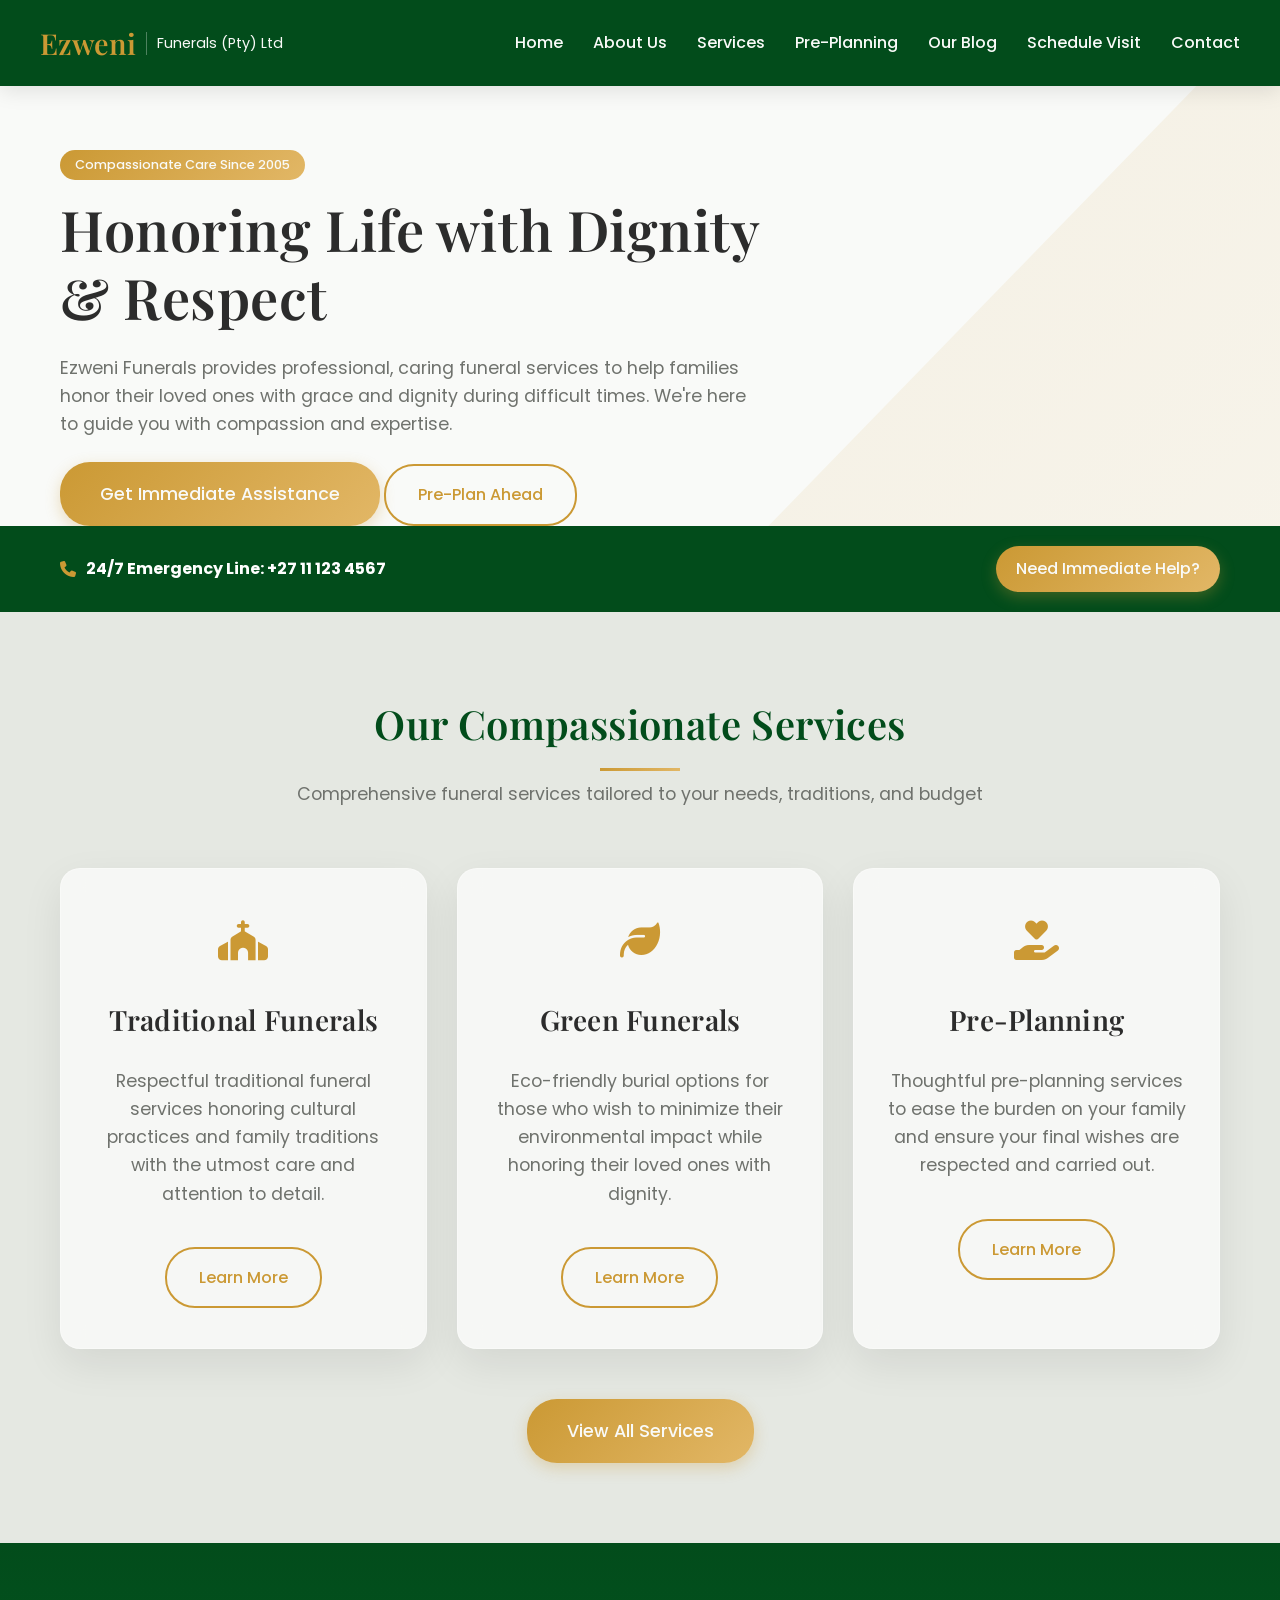
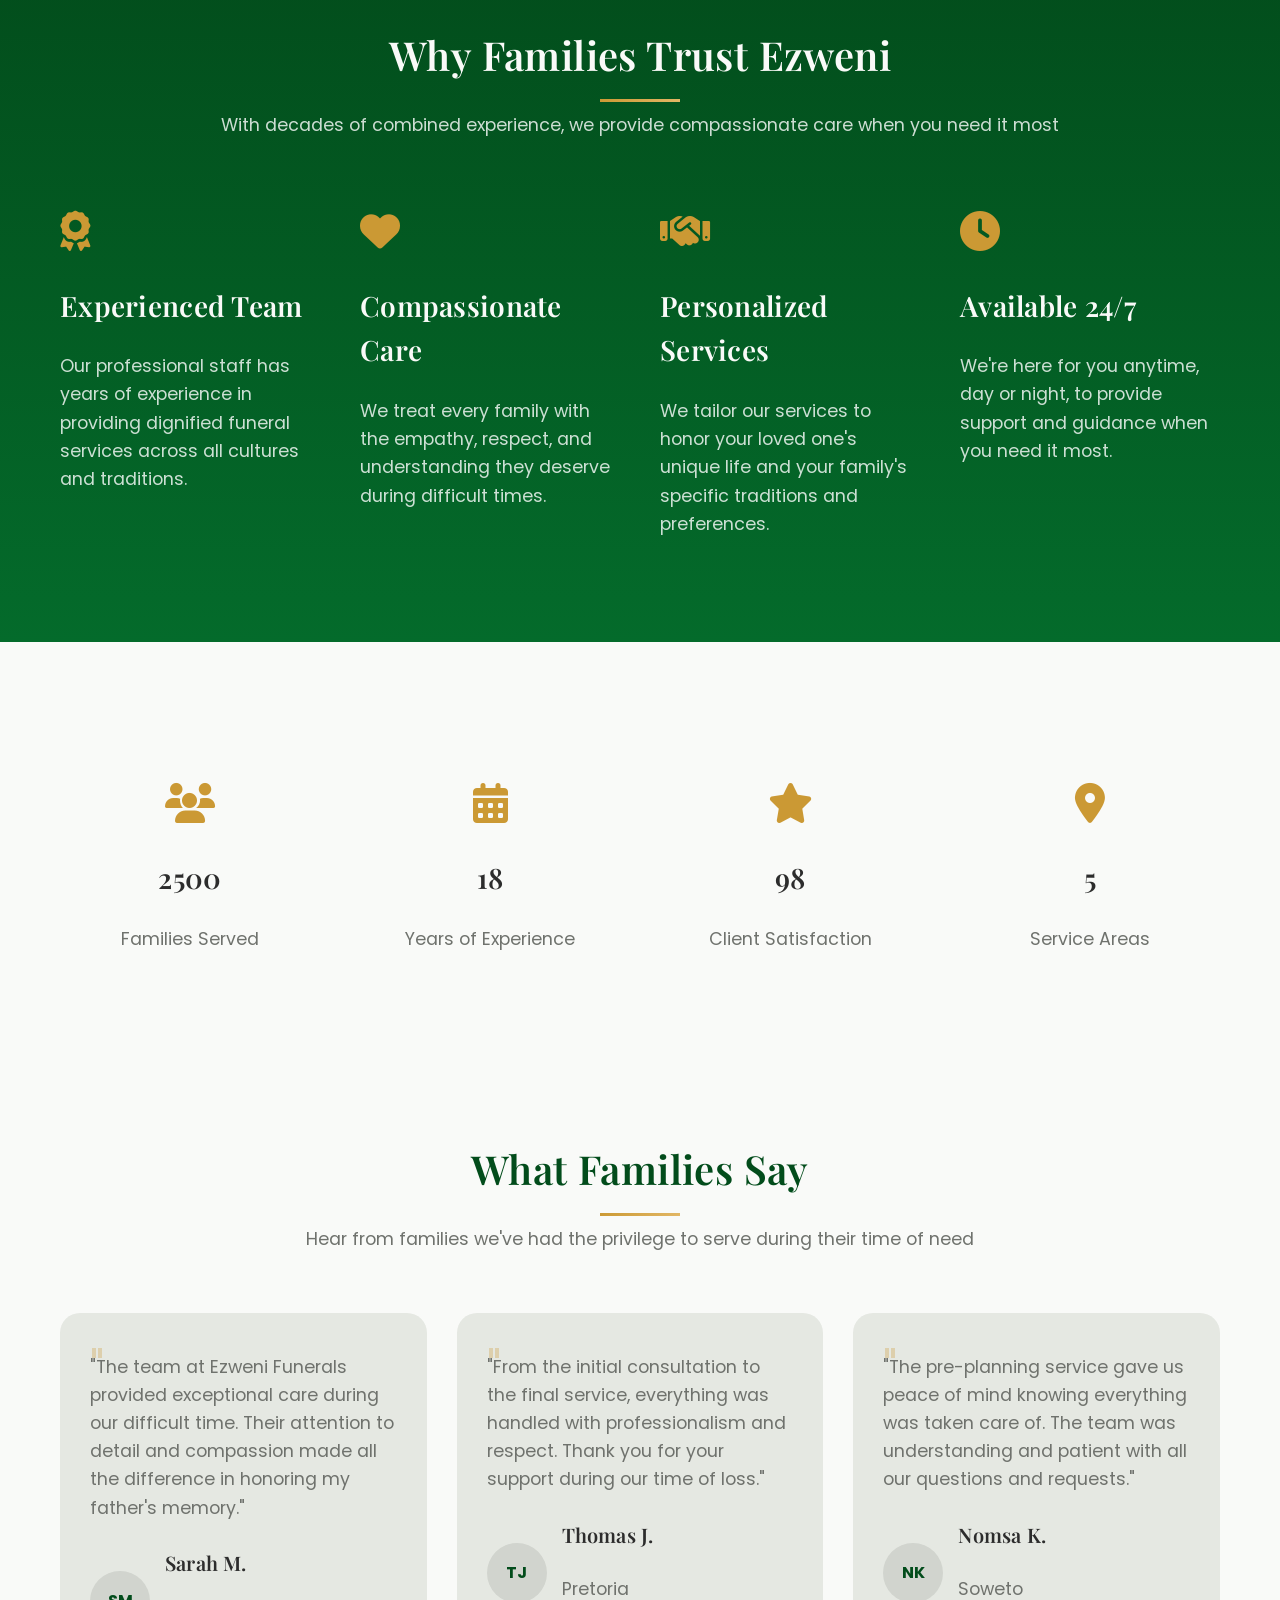
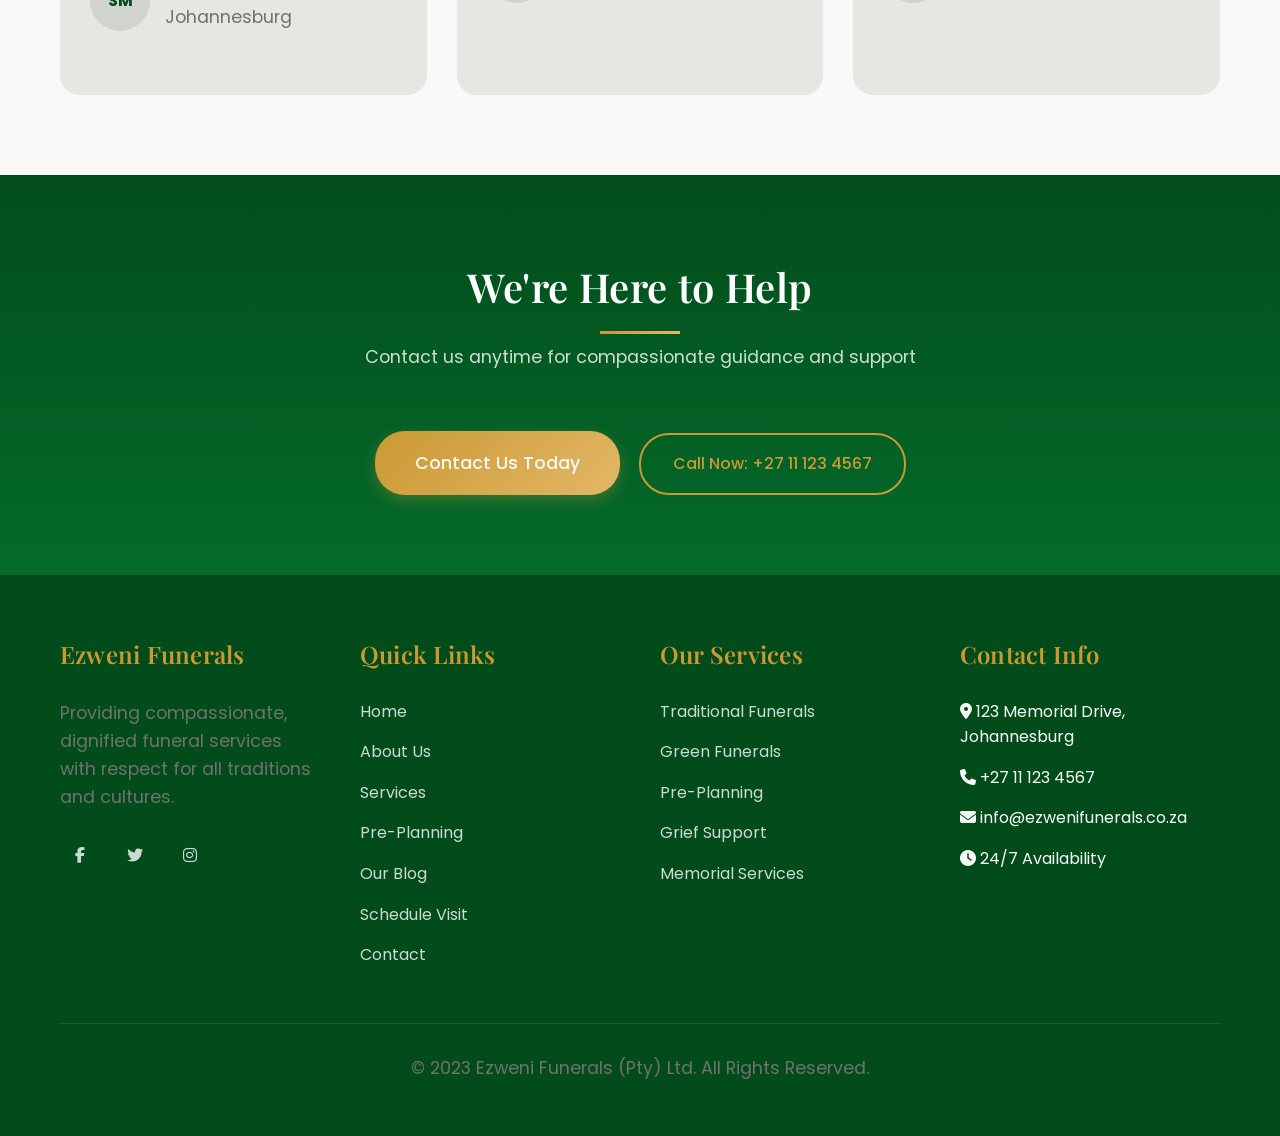
<file: backup.html>
<!DOCTYPE html>
<html lang="en">
<head>
    <meta charset="UTF-8">
    <meta name="viewport" content="width=device-width, initial-scale=1.0">
    <title>Ezweni Funerals - Compassionate & Dignified Funeral Services</title>
    <meta name="description" content="Ezweni Funerals provides professional, caring funeral services to help families honor their loved ones with grace and dignity during difficult times.">
    
    <!-- Fonts & Icons -->
    <link rel="preconnect" href="https://fonts.googleapis.com">
    <link rel="preconnect" href="https://fonts.gstatic.com" crossorigin>
    <link href="https://fonts.googleapis.com/css2?family=Playfair+Display:wght@400;500;600;700&family=Poppins:wght@300;400;500;600&display=swap" rel="stylesheet">
    <link rel="stylesheet" href="https://cdnjs.cloudflare.com/ajax/libs/font-awesome/6.4.0/css/all.min.css">
    
    <!-- CSS -->
    <link rel="stylesheet" href="css/style.css">
</head>
<body>
    <!-- Header -->
    <div id="header"></div>

    <!-- Hero Section -->
    <section class="hero">
        <div class="hero-bg" style="background-color: var(--pearl-grey);"></div>
        <div class="container">
            <div class="hero-content">
                <span class="badge">Compassionate Care Since 2005</span>
                <h1>Honoring Life with Dignity & Respect</h1>
                <p>Ezweni Funerals provides professional, caring funeral services to help families honor their loved ones with grace and dignity during difficult times. We're here to guide you with compassion and expertise.</p>
                <div class="hero-buttons">
                    <a href="contact.html" class="btn btn-primary btn-large">Get Immediate Assistance</a>
                    <a href="pre-planning.html" class="btn btn-secondary">Pre-Plan Ahead</a>
                </div>
            </div>
        </div>
        <div class="hero-accent"></div>
    </section>

    <!-- Quick Assistance Bar -->
    <section class="quick-assistance" style="background: var(--primary-green); color: white; padding: 20px 0;">
        <div class="container">
            <div style="display: flex; justify-content: space-between; align-items: center; flex-wrap: wrap;">
                <div style="display: flex; align-items: center;">
                    <i class="fas fa-phone" style="margin-right: 10px; color: var(--accent-gold);"></i>
                    <strong>24/7 Emergency Line: +27 11 123 4567</strong>
                </div>
                <div>
                    <a href="contact.html" class="btn btn-primary" style="padding: 10px 20px;">Need Immediate Help?</a>
                </div>
            </div>
        </div>
    </section>

    <!-- Services Preview -->
    <section class="services section-padding">
        <div class="container">
            <div class="section-header">
                <h2>Our Compassionate Services</h2>
                <p>Comprehensive funeral services tailored to your needs, traditions, and budget</p>
            </div>
            <div class="services-grid">
                <div class="service-card fade-in">
                    <div class="service-icon">
                        <i class="fas fa-church"></i>
                    </div>
                    <h3>Traditional Funerals</h3>
                    <p>Respectful traditional funeral services honoring cultural practices and family traditions with the utmost care and attention to detail.</p>
                    <a href="services.html#traditional" class="btn btn-secondary" style="margin-top: 15px;">Learn More</a>
                </div>
                <div class="service-card fade-in">
                    <div class="service-icon">
                        <i class="fas fa-leaf"></i>
                    </div>
                    <h3>Green Funerals</h3>
                    <p>Eco-friendly burial options for those who wish to minimize their environmental impact while honoring their loved ones with dignity.</p>
                    <a href="services.html#green" class="btn btn-secondary" style="margin-top: 15px;">Learn More</a>
                </div>
                <div class="service-card fade-in">
                    <div class="service-icon">
                        <i class="fas fa-hand-holding-heart"></i>
                    </div>
                    <h3>Pre-Planning</h3>
                    <p>Thoughtful pre-planning services to ease the burden on your family and ensure your final wishes are respected and carried out.</p>
                    <a href="pre-planning.html" class="btn btn-secondary" style="margin-top: 15px;">Learn More</a>
                </div>
            </div>
            <div class="text-center" style="margin-top: 50px;">
                <a href="services.html" class="btn btn-primary btn-large">View All Services</a>
            </div>
        </div>
    </section>

    <!-- Why Choose Us -->
    <section class="about section-padding">
        <div class="container">
            <div class="section-header">
                <h2>Why Families Trust Ezweni</h2>
                <p>With decades of combined experience, we provide compassionate care when you need it most</p>
            </div>
            <div class="about-grid">
                <div class="about-item fade-in">
                    <div class="about-icon">
                        <i class="fas fa-award"></i>
                    </div>
                    <h3>Experienced Team</h3>
                    <p>Our professional staff has years of experience in providing dignified funeral services across all cultures and traditions.</p>
                </div>
                <div class="about-item fade-in">
                    <div class="about-icon">
                        <i class="fas fa-heart"></i>
                    </div>
                    <h3>Compassionate Care</h3>
                    <p>We treat every family with the empathy, respect, and understanding they deserve during difficult times.</p>
                </div>
                <div class="about-item fade-in">
                    <div class="about-icon">
                        <i class="fas fa-handshake"></i>
                    </div>
                    <h3>Personalized Services</h3>
                    <p>We tailor our services to honor your loved one's unique life and your family's specific traditions and preferences.</p>
                </div>
                <div class="about-item fade-in">
                    <div class="about-icon">
                        <i class="fas fa-clock"></i>
                    </div>
                    <h3>Available 24/7</h3>
                    <p>We're here for you anytime, day or night, to provide support and guidance when you need it most.</p>
                </div>
            </div>
        </div>
    </section>

    <!-- Statistics -->
    <section class="section-padding" style="background: var(--white);">
        <div class="container">
            <div class="about-grid">
                <div class="about-item fade-in text-center">
                    <div class="about-icon">
                        <i class="fas fa-users"></i>
                    </div>
                    <h3 class="counter" data-target="2500">0</h3>
                    <p>Families Served</p>
                </div>
                <div class="about-item fade-in text-center">
                    <div class="about-icon">
                        <i class="fas fa-calendar-alt"></i>
                    </div>
                    <h3 class="counter" data-target="18">0</h3>
                    <p>Years of Experience</p>
                </div>
                <div class="about-item fade-in text-center">
                    <div class="about-icon">
                        <i class="fas fa-star"></i>
                    </div>
                    <h3 class="counter" data-target="98">0</h3>
                    <p>Client Satisfaction</p>
                </div>
                <div class="about-item fade-in text-center">
                    <div class="about-icon">
                        <i class="fas fa-map-marker-alt"></i>
                    </div>
                    <h3 class="counter" data-target="5">0</h3>
                    <p>Service Areas</p>
                </div>
            </div>
        </div>
    </section>

    <!-- Testimonials -->
    <section class="testimonials section-padding">
        <div class="container">
            <div class="section-header">
                <h2>What Families Say</h2>
                <p>Hear from families we've had the privilege to serve during their time of need</p>
            </div>
            <div class="testimonials-grid">
                <div class="testimonial-card fade-in">
                    <div class="testimonial-quote">"</div>
                    <div class="testimonial-content">
                        <p>"The team at Ezweni Funerals provided exceptional care during our difficult time. Their attention to detail and compassion made all the difference in honoring my father's memory."</p>
                        <div class="testimonial-author">
                            <div class="author-avatar">SM</div>
                            <div>
                                <h4>Sarah M.</h4>
                                <p>Johannesburg</p>
                            </div>
                        </div>
                    </div>
                </div>
                <div class="testimonial-card fade-in">
                    <div class="testimonial-quote">"</div>
                    <div class="testimonial-content">
                        <p>"From the initial consultation to the final service, everything was handled with professionalism and respect. Thank you for your support during our time of loss."</p>
                        <div class="testimonial-author">
                            <div class="author-avatar">TJ</div>
                            <div>
                                <h4>Thomas J.</h4>
                                <p>Pretoria</p>
                            </div>
                        </div>
                    </div>
                </div>
                <div class="testimonial-card fade-in">
                    <div class="testimonial-quote">"</div>
                    <div class="testimonial-content">
                        <p>"The pre-planning service gave us peace of mind knowing everything was taken care of. The team was understanding and patient with all our questions and requests."</p>
                        <div class="testimonial-author">
                            <div class="author-avatar">NK</div>
                            <div>
                                <h4>Nomsa K.</h4>
                                <p>Soweto</p>
                            </div>
                        </div>
                    </div>
                </div>
            </div>
        </div>
    </section>

    <!-- CTA Section -->
    <section class="section-padding" style="background: var(--green-gradient); color: white;">
        <div class="container">
            <div class="section-header">
                <h2 style="color: white;">We're Here to Help</h2>
                <p style="color: rgba(255,255,255,0.8);">Contact us anytime for compassionate guidance and support</p>
            </div>
            <div class="text-center">
                <a href="contact.html" class="btn btn-primary btn-large" style="margin-right: 15px;">Contact Us Today</a>
                <a href="tel:+27111234567" class="btn btn-secondary">Call Now: +27 11 123 4567</a>
            </div>
        </div>
    </section>

    <!-- Footer -->
    <div id="footer"></div>

    <!-- JavaScript -->
    <script src="js/main.js"></script>
</body>
</html>
</file>
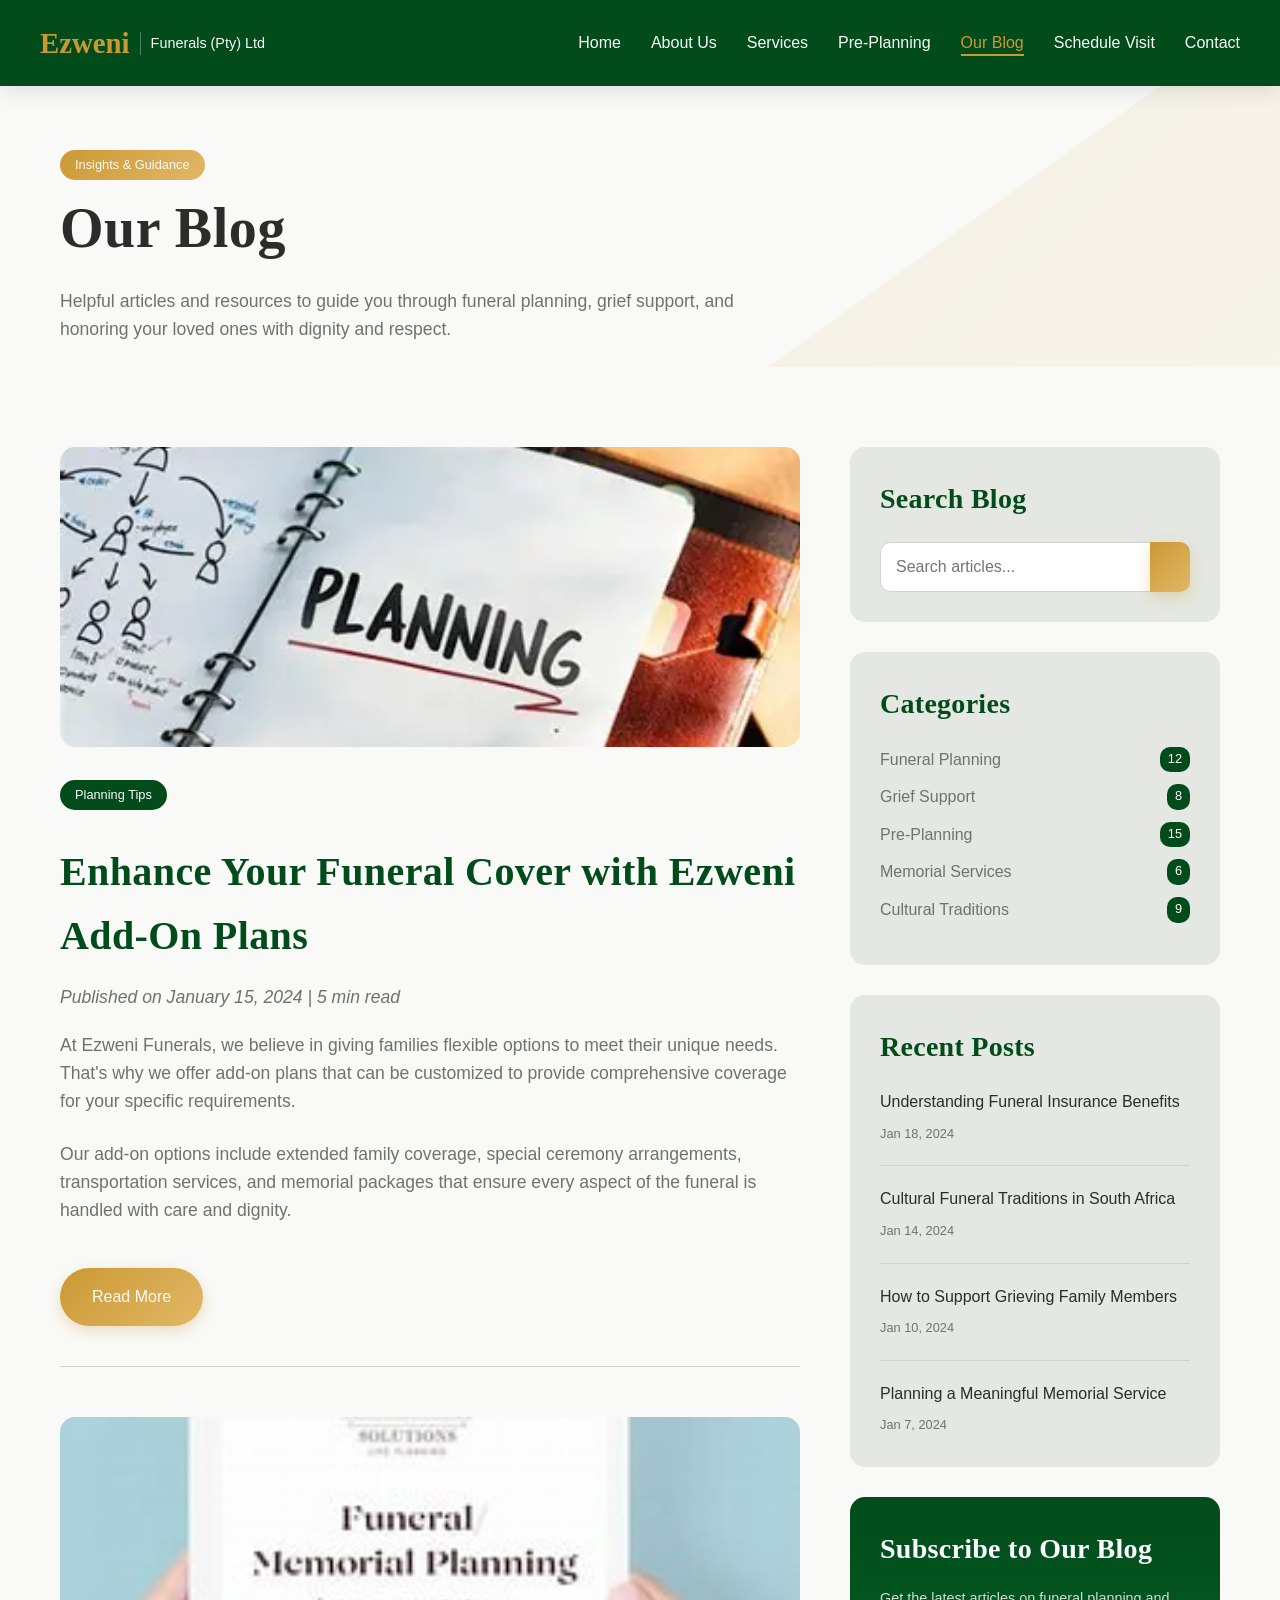
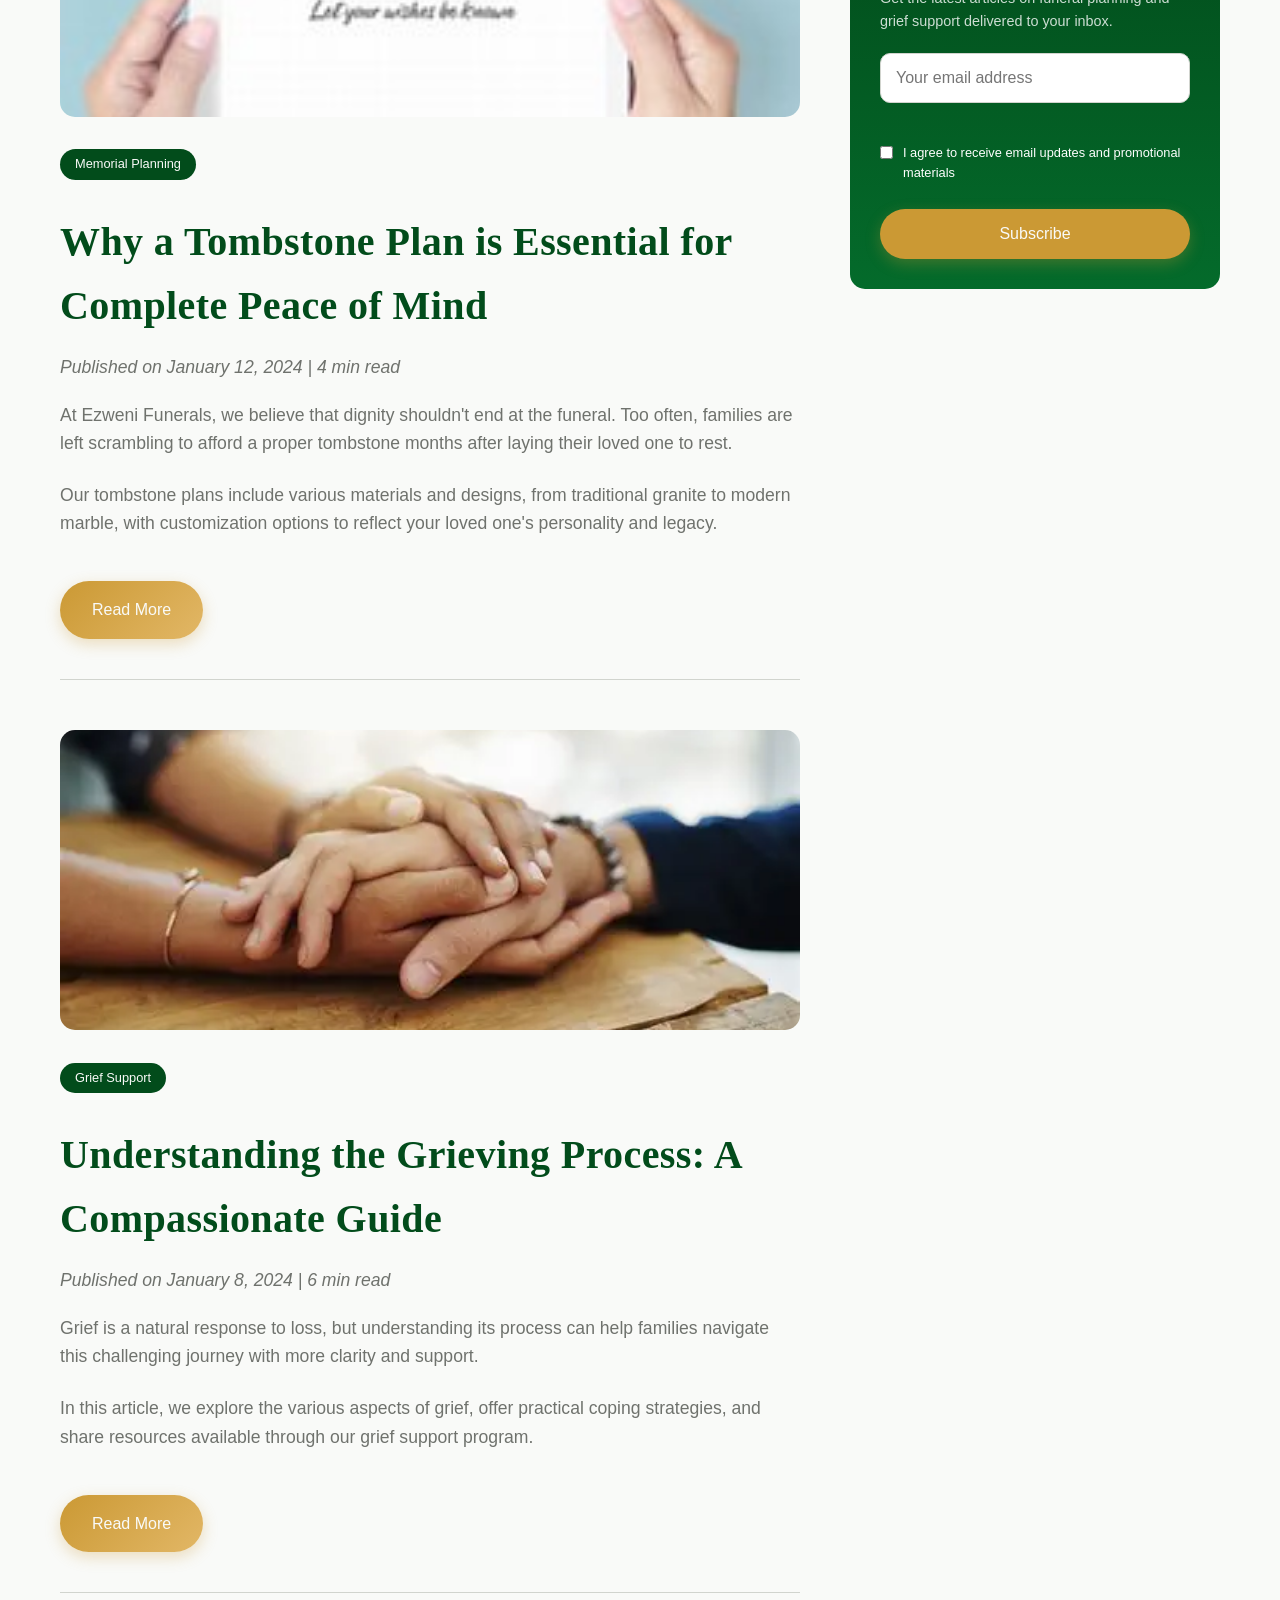
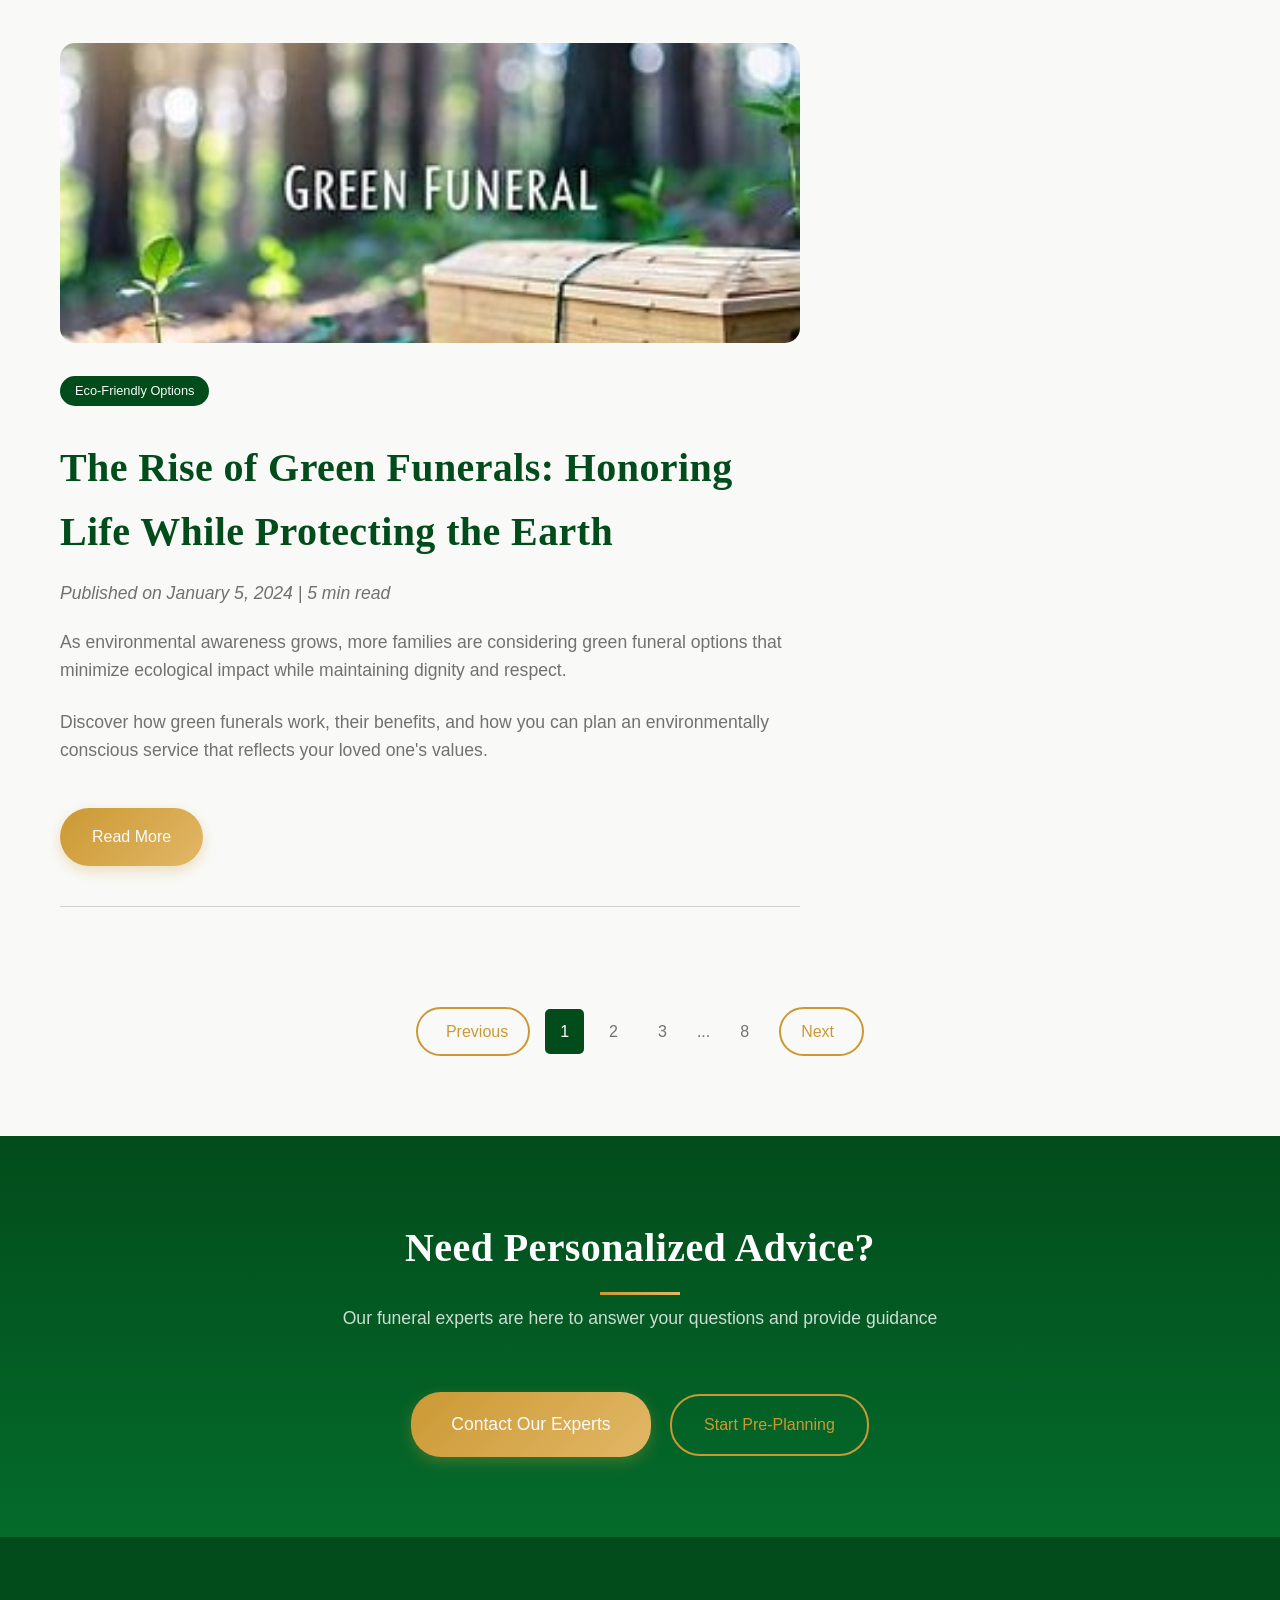
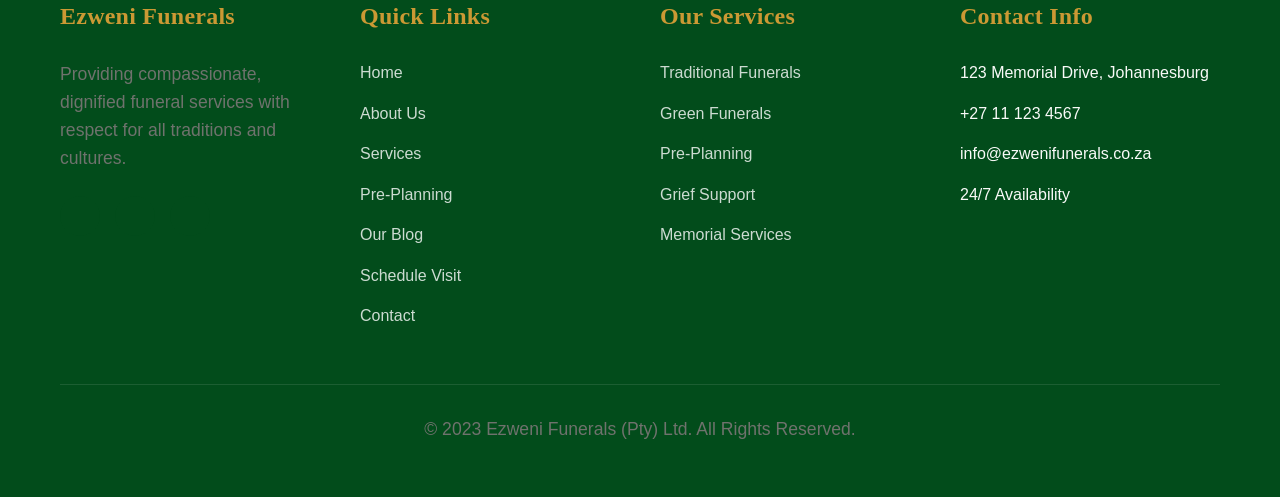
<file: blog.html>
<!DOCTYPE html>
<html lang="en">
<head>
    <meta charset="UTF-8">
    <meta name="viewport" content="width=device-width, initial-scale=1.0">
    <title>Our Blog - Ezweni Funerals | Funeral Planning Insights & Advice</title>
    <meta name="description" content="Read insightful articles and advice from Ezweni Funerals on funeral planning, grief support, and honoring loved ones with dignity.">
    <link rel="stylesheet" href="css/style.css">
</head>
<body>
    <!-- Header -->
    <div id="header"></div>

    <!-- Page Hero -->
    <section class="hero">
        <div class="hero-bg" style="background-image: url('images/insight.jpg'); background-size: cover; background-position: center;"></div>
        <div class="container">
            <div class="hero-content">
                <span class="badge">Insights & Guidance</span>
                <h1>Our Blog</h1>
                <p>Helpful articles and resources to guide you through funeral planning, grief support, and honoring your loved ones with dignity and respect.</p>
            </div>
        </div>
        <div class="hero-accent"></div>
    </section>

    <!-- Blog Content -->
    <section class="section-padding">
        <div class="container">
            <div class="blog-container">
                <!-- Main Blog Content -->
                <div class="blog-main">
                    <!-- Featured Blog Post -->
                    <article class="blog-post fade-in">
                        <img src="images/planning.webp" alt="Funeral Add-On Plans" class="blog-image">
                        <div class="blog-content">
                            <span class="badge" style="background: var(--primary-green);">Planning Tips</span>
                            <h2 style="color: var(--primary-green); margin: 15px 0;">Enhance Your Funeral Cover with Ezweni Add-On Plans</h2>
                            <p style="color: var(--muted-grey); font-style: italic; margin-bottom: 20px;">Published on January 15, 2024 | 5 min read</p>
                            <p>At Ezweni Funerals, we believe in giving families flexible options to meet their unique needs. That's why we offer add-on plans that can be customized to provide comprehensive coverage for your specific requirements.</p>
                            <p>Our add-on options include extended family coverage, special ceremony arrangements, transportation services, and memorial packages that ensure every aspect of the funeral is handled with care and dignity.</p>
                            <a href="blog-posts/blog-post-enhance-cover.html" class="btn btn-primary" style="margin-top: 20px;">Read More</a>
                        </div>
                    </article>

                    <!-- Second Blog Post -->
                    <article class="blog-post fade-in">
                        <img src="images/memorialplannig.jpg" alt="Tombstone Planning" class="blog-image">
                        <div class="blog-content">
                            <span class="badge" style="background: var(--primary-green);">Memorial Planning</span>
                            <h2 style="color: var(--primary-green); margin: 15px 0;">Why a Tombstone Plan is Essential for Complete Peace of Mind</h2>
                            <p style="color: var(--muted-grey); font-style: italic; margin-bottom: 20px;">Published on January 12, 2024 | 4 min read</p>
                            <p>At Ezweni Funerals, we believe that dignity shouldn't end at the funeral. Too often, families are left scrambling to afford a proper tombstone months after laying their loved one to rest.</p>
                            <p>Our tombstone plans include various materials and designs, from traditional granite to modern marble, with customization options to reflect your loved one's personality and legacy.</p>
                            <a href="blog-posts/blog-post-tombstone.html" class="btn btn-primary" style="margin-top: 20px;">Read More</a>
                        </div>
                    </article>

                    <!-- Third Blog Post -->
                    <article class="blog-post fade-in">
                        <img src="images/griefsupport.webp" alt="Grief Support" class="blog-image">
                        <div class="blog-content">
                            <span class="badge" style="background: var(--primary-green);">Grief Support</span>
                            <h2 style="color: var(--primary-green); margin: 15px 0;">Understanding the Grieving Process: A Compassionate Guide</h2>
                            <p style="color: var(--muted-grey); font-style: italic; margin-bottom: 20px;">Published on January 8, 2024 | 6 min read</p>
                            <p>Grief is a natural response to loss, but understanding its process can help families navigate this challenging journey with more clarity and support.</p>
                            <p>In this article, we explore the various aspects of grief, offer practical coping strategies, and share resources available through our grief support program.</p>
                            <a href="blog-posts/blog-post-grieving-process.html" class="btn btn-primary" style="margin-top: 20px;">Read More</a>
                        </div>
                    </article>

                    <!-- Fourth Blog Post -->
                    <article class="blog-post fade-in">
                        <img src="images/greenfuneal.jpg" alt="Green Funerals" class="blog-image">
                        <div class="blog-content">
                            <span class="badge" style="background: var(--primary-green);">Eco-Friendly Options</span>
                            <h2 style="color: var(--primary-green); margin: 15px 0;">The Rise of Green Funerals: Honoring Life While Protecting the Earth</h2>
                            <p style="color: var(--muted-grey); font-style: italic; margin-bottom: 20px;">Published on January 5, 2024 | 5 min read</p>
                            <p>As environmental awareness grows, more families are considering green funeral options that minimize ecological impact while maintaining dignity and respect.</p>
                            <p>Discover how green funerals work, their benefits, and how you can plan an environmentally conscious service that reflects your loved one's values.</p>
                            <a href="blog-posts/blog-post-green-funerals.html" class="btn btn-primary" style="margin-top: 20px;">Read More</a>
                        </div>
                    </article>
                </div>

                <!-- Sidebar -->
                <div class="blog-sidebar">
                    <!-- Search Box -->
                    <div class="sidebar-widget fade-in">
                        <h3 style="color: var(--primary-green); margin-bottom: 20px;">Search Blog</h3>
                        <div class="search-form">
                            <form id="blogSearchForm">
                                <input type="text" id="searchInput" placeholder="Search articles..." class="form-control">
                                <button type="submit" class="btn btn-primary">
                                    <i class="fas fa-search"></i>
                                </button>
                            </form>
                        </div>
                        <div id="searchResults" style="display: none; margin-top: 15px;"></div>
                    </div>

                    <!-- Categories -->
                    <div class="sidebar-widget fade-in">
                        <h3 style="color: var(--primary-green); margin-bottom: 20px;">Categories</h3>
                        <ul class="category-list" style="list-style: none;">
                            <li>
                                <a href="#">
                                    <span>Funeral Planning</span>
                                    <span style="background: var(--primary-green); color: white; padding: 2px 8px; border-radius: 10px; font-size: 0.8rem;">12</span>
                                </a>
                            </li>
                            <li>
                                <a href="#">
                                    <span>Grief Support</span>
                                    <span style="background: var(--primary-green); color: white; padding: 2px 8px; border-radius: 10px; font-size: 0.8rem;">8</span>
                                </a>
                            </li>
                            <li>
                                <a href="#">
                                    <span>Pre-Planning</span>
                                    <span style="background: var(--primary-green); color: white; padding: 2px 8px; border-radius: 10px; font-size: 0.8rem;">15</span>
                                </a>
                            </li>
                            <li>
                                <a href="#">
                                    <span>Memorial Services</span>
                                    <span style="background: var(--primary-green); color: white; padding: 2px 8px; border-radius: 10px; font-size: 0.8rem;">6</span>
                                </a>
                            </li>
                            <li>
                                <a href="#">
                                    <span>Cultural Traditions</span>
                                    <span style="background: var(--primary-green); color: white; padding: 2px 8px; border-radius: 10px; font-size: 0.8rem;">9</span>
                                </a>
                            </li>
                        </ul>
                    </div>

                    <!-- Recent Posts -->
                    <div class="sidebar-widget fade-in">
                        <h3 style="color: var(--primary-green); margin-bottom: 20px;">Recent Posts</h3>
                        <div class="recent-post">
                            <a href="blog-posts/blog-post-insurance.html" style="color: var(--charcoal); text-decoration: none; font-weight: 500; display: block; margin-bottom: 5px;">Understanding Funeral Insurance Benefits</a>
                            <span style="color: var(--muted-grey); font-size: 0.8rem;">Jan 18, 2024</span>
                        </div>
                        <div class="recent-post">
                            <a href="blog-posts/blog-post-traditions.html" style="color: var(--charcoal); text-decoration: none; font-weight: 500; display: block; margin-bottom: 5px;">Cultural Funeral Traditions in South Africa</a>
                            <span style="color: var(--muted-grey); font-size: 0.8rem;">Jan 14, 2024</span>
                        </div>
                        <div class="recent-post">
                            <a href="blog-posts/blog-post-support.html" style="color: var(--charcoal); text-decoration: none; font-weight: 500; display: block; margin-bottom: 5px;">How to Support Grieving Family Members</a>
                            <span style="color: var(--muted-grey); font-size: 0.8rem;">Jan 10, 2024</span>
                        </div>
                        <div class="recent-post">
                            <a href="blog-posts/blog-post-memorial.html" style="color: var(--charcoal); text-decoration: none; font-weight: 500; display: block; margin-bottom: 5px;">Planning a Meaningful Memorial Service</a>
                            <span style="color: var(--muted-grey); font-size: 0.8rem;">Jan 7, 2024</span>
                        </div>
                    </div>

                    <!-- Newsletter -->
                    <div class="sidebar-widget fade-in" style="background: var(--green-gradient); color: white;">
                        <h3 style="color: white; margin-bottom: 15px;">Subscribe to Our Blog</h3>
                        <p style="color: rgba(255,255,255,0.8); margin-bottom: 20px; font-size: 0.9rem;">Get the latest articles on funeral planning and grief support delivered to your inbox.</p>
                        <form id="newsletterForm">
                            <div class="form-group">
                                <input type="email" id="newsletterEmail" placeholder="Your email address" class="form-control" style="margin-bottom: 15px;" required>
                            </div>
                            <div class="form-group">
                                <label style="color: white; font-size: 0.8rem; display: flex; align-items: flex-start; gap: 10px;">
                                    <input type="checkbox" required style="margin-top: 3px;">
                                    <span>I agree to receive email updates and promotional materials</span>
                                </label>
                            </div>
                            <button type="submit" class="btn btn-primary" style="width: 100%; background: var(--accent-gold); border: none;">Subscribe</button>
                        </form>
                        <div id="newsletterMessage" style="display: none; margin-top: 15px; padding: 10px; border-radius: 5px; text-align: center;"></div>
                    </div>
                </div>
            </div>

            <!-- Pagination -->
            <div class="pagination fade-in">
                <a href="#" class="btn btn-secondary" style="padding: 10px 20px;">
                    <i class="fas fa-chevron-left" style="margin-right: 8px;"></i> Previous
                </a>
                <div class="page-numbers">
                    <a href="#" class="active">1</a>
                    <a href="#">2</a>
                    <a href="#">3</a>
                    <span style="padding: 10px 5px; color: var(--muted-grey);">...</span>
                    <a href="#">8</a>
                </div>
                <a href="#" class="btn btn-secondary" style="padding: 10px 20px;">
                    Next <i class="fas fa-chevron-right" style="margin-left: 8px;"></i>
                </a>
            </div>
        </div>
    </section>

    <!-- CTA Section -->
    <section class="section-padding" style="background: var(--green-gradient); color: white;">
        <div class="container">
            <div class="section-header">
                <h2 style="color: white;">Need Personalized Advice?</h2>
                <p style="color: rgba(255,255,255,0.8);">Our funeral experts are here to answer your questions and provide guidance</p>
            </div>
            <div class="text-center">
                <a href="contact.html" class="btn btn-primary btn-large" style="margin-right: 15px;">Contact Our Experts</a>
                <a href="pre-planning.html" class="btn btn-secondary">Start Pre-Planning</a>
            </div>
        </div>
    </section>

    <!-- Footer -->
    <div id="footer"></div>

    <script src="js/main.js"></script>
    <script src="js/blog.js"></script>
</body>
</html>
</file>
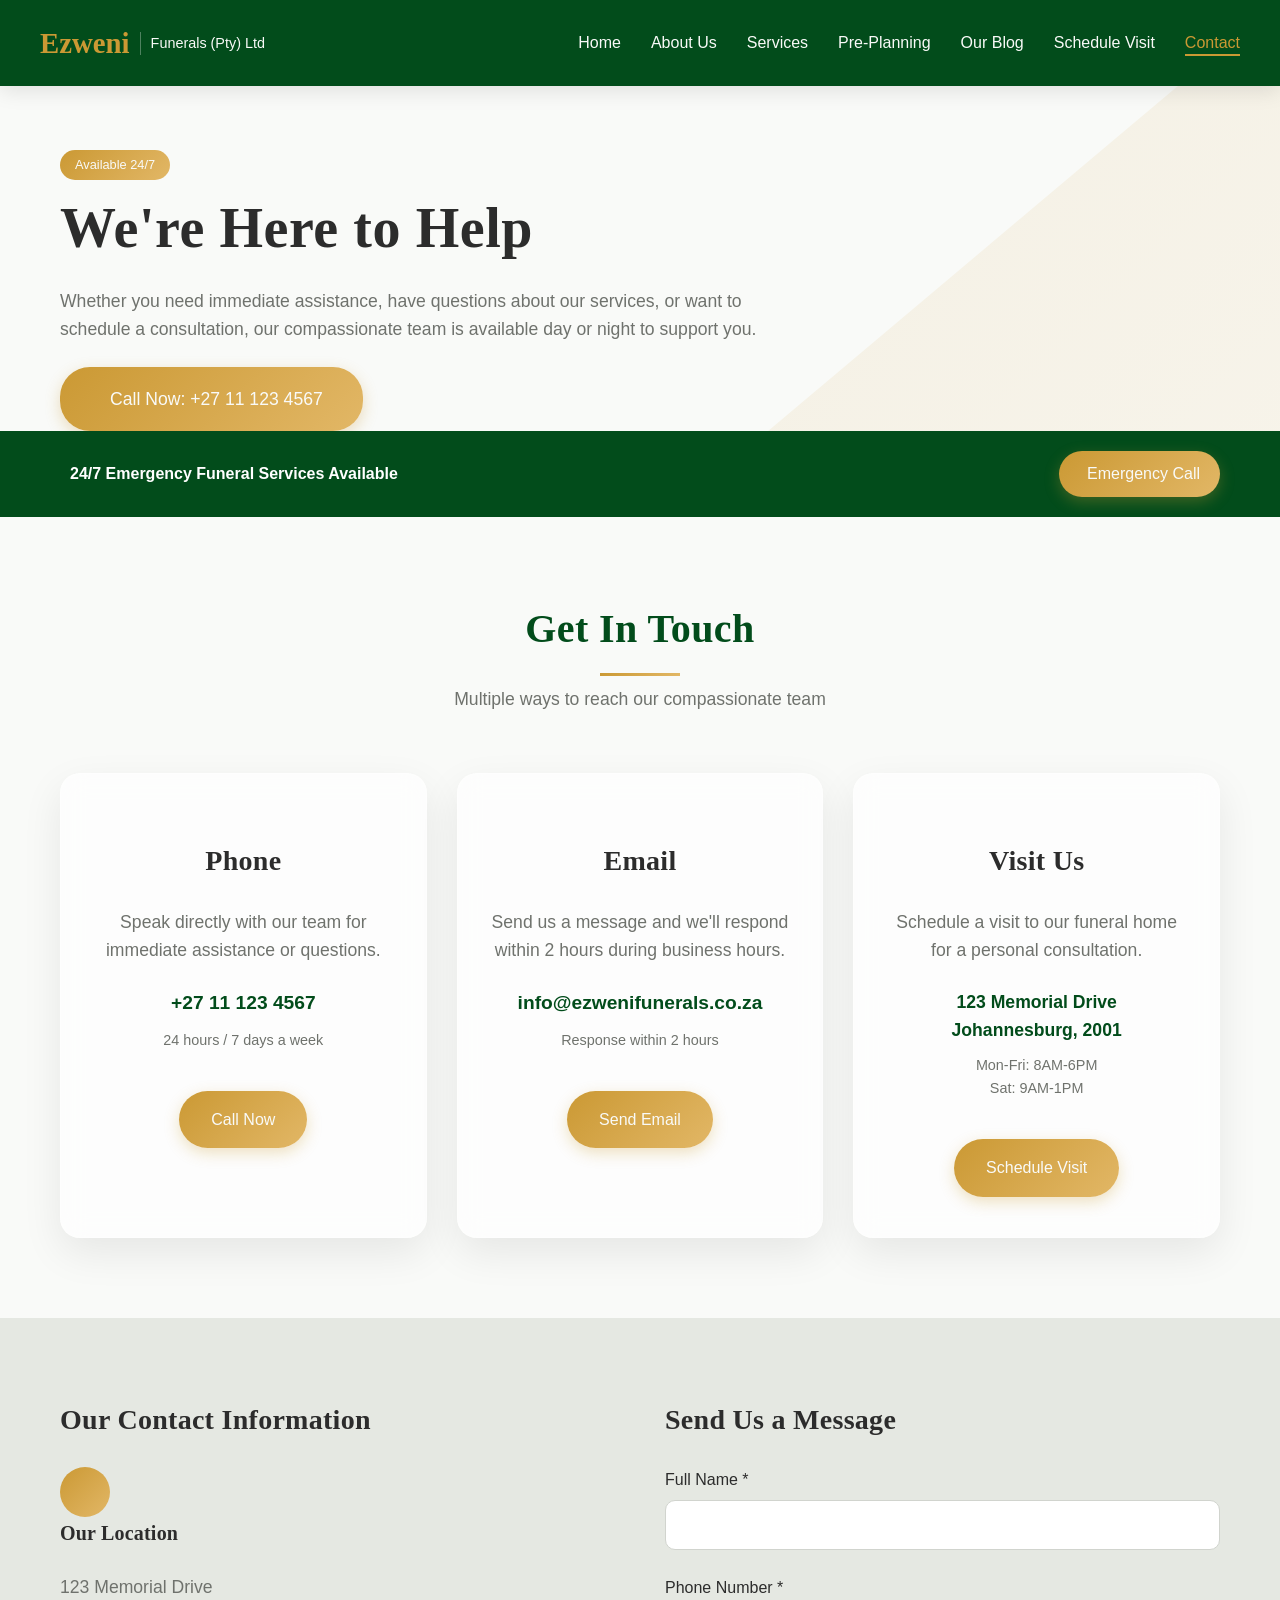
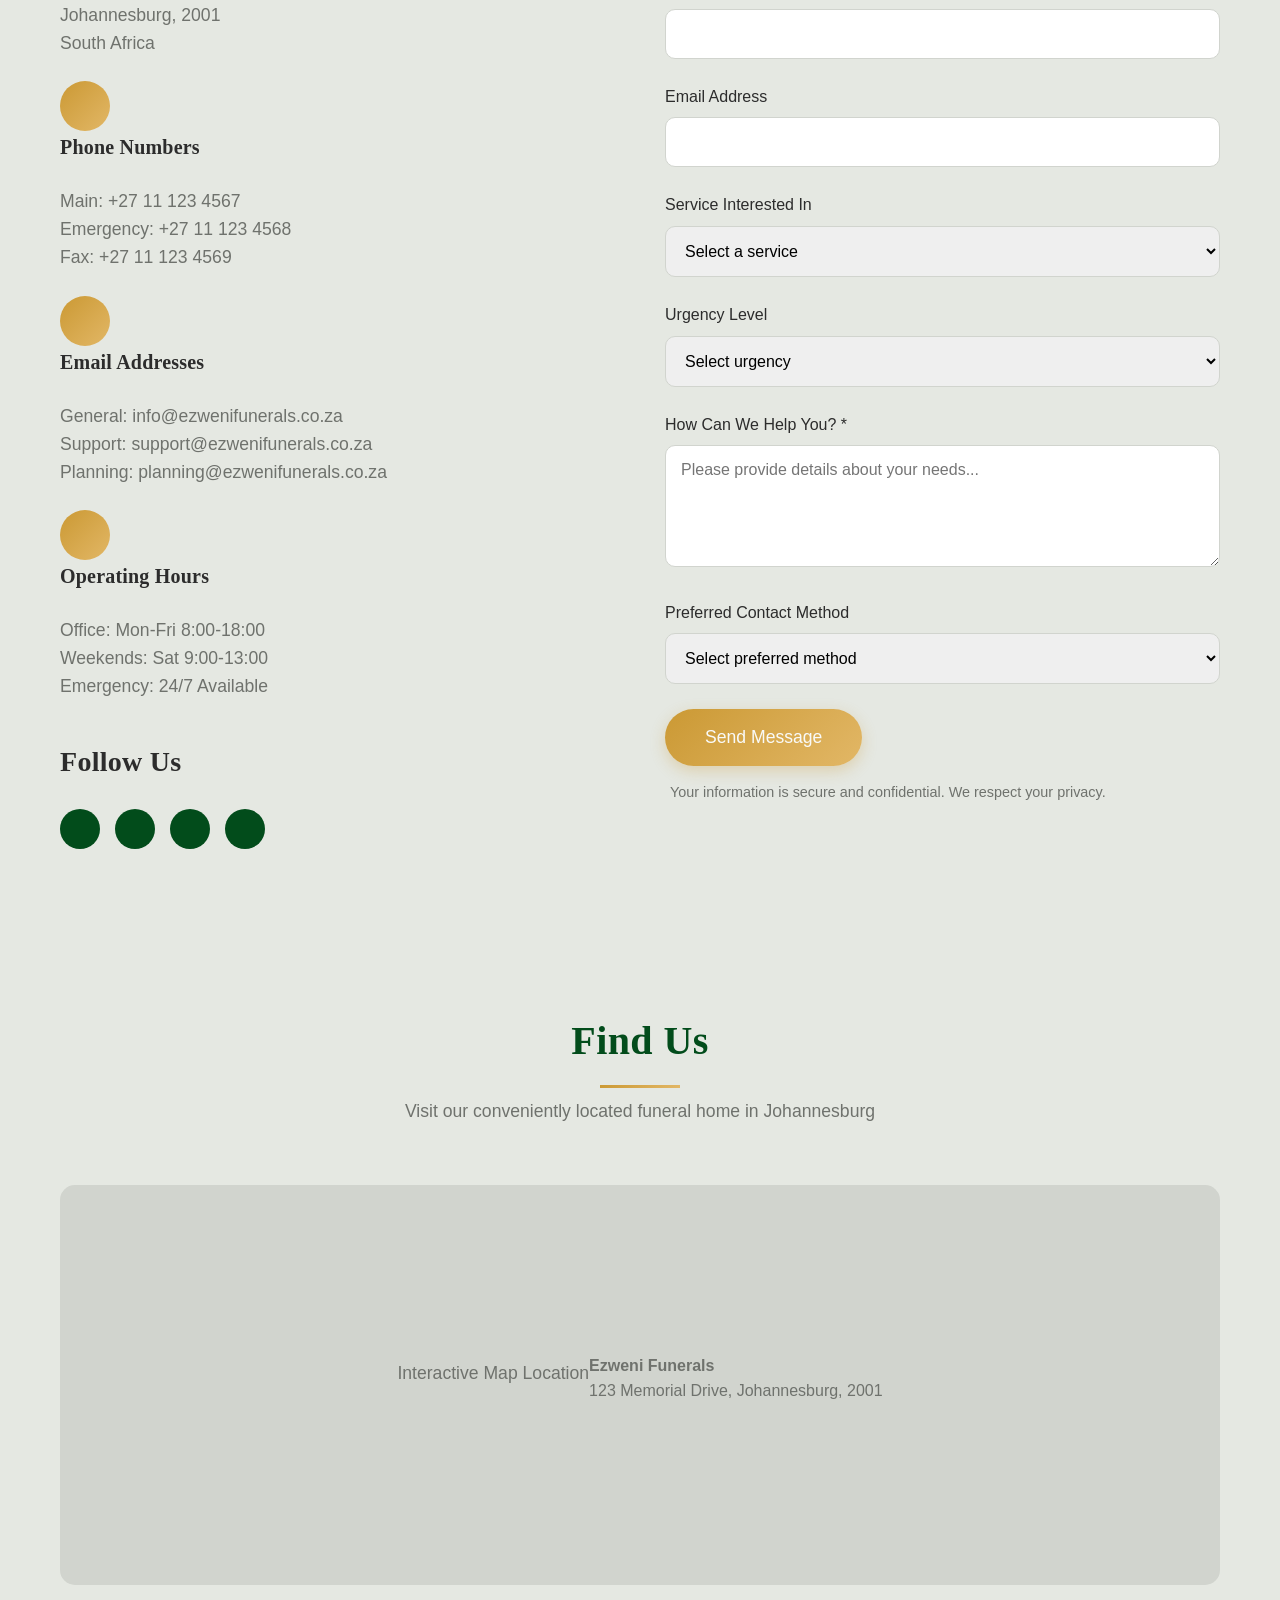
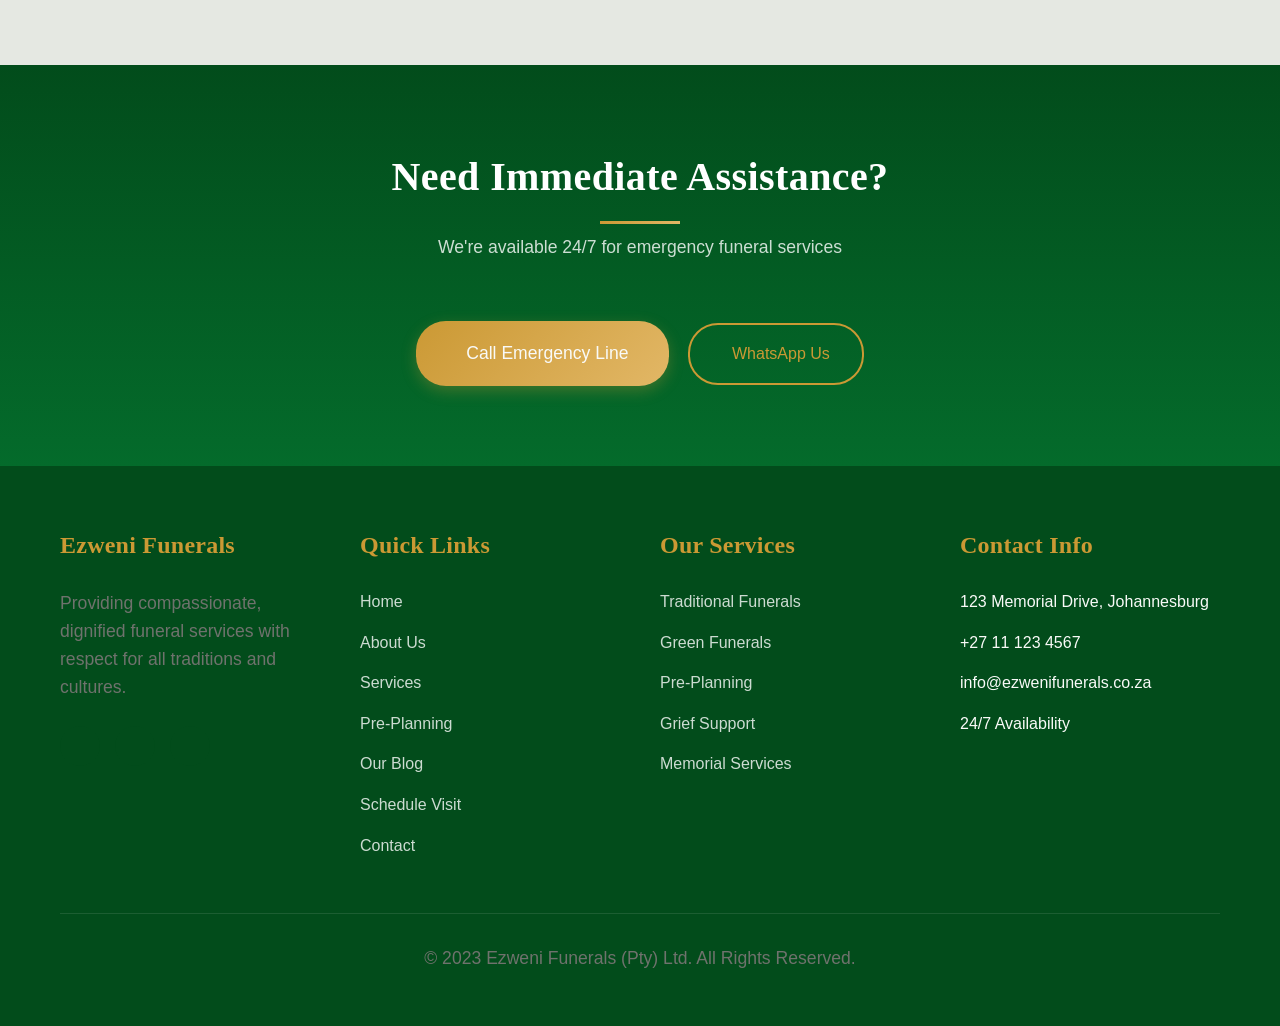
<file: contact.html>
<!DOCTYPE html>
<html lang="en">
<head>
    <meta charset="UTF-8">
    <meta name="viewport" content="width=device-width, initial-scale=1.0">
    <title>Contact Us - Ezweni Funerals | 24/7 Compassionate Support</title>
    <meta name="description" content="Contact Ezweni Funerals for immediate assistance, questions, or to schedule a consultation. Available 24/7 to serve you.">
    <link rel="stylesheet" href="css/style.css">
</head>
<body>
    <!-- Header -->
    <div id="header"></div>

    <!-- Page Hero -->
    <section class="hero">
        <div class="hero-bg" style="background-color: var(--pearl-grey);"></div>
        <div class="container">
            <div class="hero-content">
                <span class="badge">Available 24/7</span>
                <h1>We're Here to Help</h1>
                <p>Whether you need immediate assistance, have questions about our services, or want to schedule a consultation, our compassionate team is available day or night to support you.</p>
                <div class="hero-buttons">
                    <a href="tel:+27111234567" class="btn btn-primary btn-large">
                        <i class="fas fa-phone" style="margin-right: 10px;"></i>
                        Call Now: +27 11 123 4567
                    </a>
                </div>
            </div>
        </div>
        <div class="hero-accent"></div>
    </section>

    <!-- Emergency Bar -->
    <section class="quick-assistance" style="background: var(--primary-green); color: white; padding: 20px 0;">
        <div class="container">
            <div style="display: flex; justify-content: space-between; align-items: center; flex-wrap: wrap;">
                <div style="display: flex; align-items: center;">
                    <i class="fas fa-exclamation-triangle" style="margin-right: 10px; color: var(--accent-gold);"></i>
                    <strong>24/7 Emergency Funeral Services Available</strong>
                </div>
                <div>
                    <a href="tel:+27111234567" class="btn btn-primary" style="padding: 10px 20px;">
                        <i class="fas fa-phone" style="margin-right: 8px;"></i>
                        Emergency Call
                    </a>
                </div>
            </div>
        </div>
    </section>

    <!-- Contact Methods -->
    <section class="section-padding">
        <div class="container">
            <div class="section-header">
                <h2>Get In Touch</h2>
                <p>Multiple ways to reach our compassionate team</p>
            </div>
            <div class="services-grid">
                <div class="service-card fade-in text-center">
                    <div class="service-icon">
                        <i class="fas fa-phone"></i>
                    </div>
                    <h3>Phone</h3>
                    <p>Speak directly with our team for immediate assistance or questions.</p>
                    <div style="margin-top: 20px;">
                        <strong style="color: var(--primary-green); font-size: 1.2rem;">+27 11 123 4567</strong>
                        <p style="margin-top: 10px; font-size: 0.9rem;">24 hours / 7 days a week</p>
                    </div>
                    <a href="tel:+27111234567" class="btn btn-primary" style="margin-top: 15px;">Call Now</a>
                </div>

                <div class="service-card fade-in text-center">
                    <div class="service-icon">
                        <i class="fas fa-envelope"></i>
                    </div>
                    <h3>Email</h3>
                    <p>Send us a message and we'll respond within 2 hours during business hours.</p>
                    <div style="margin-top: 20px;">
                        <strong style="color: var(--primary-green); font-size: 1.2rem;">info@ezwenifunerals.co.za</strong>
                        <p style="margin-top: 10px; font-size: 0.9rem;">Response within 2 hours</p>
                    </div>
                    <a href="mailto:info@ezwenifunerals.co.za" class="btn btn-primary" style="margin-top: 15px;">Send Email</a>
                </div>

                <div class="service-card fade-in text-center">
                    <div class="service-icon">
                        <i class="fas fa-map-marker-alt"></i>
                    </div>
                    <h3>Visit Us</h3>
                    <p>Schedule a visit to our funeral home for a personal consultation.</p>
                    <div style="margin-top: 20px;">
                        <strong style="color: var(--primary-green); font-size: 1.1rem;">123 Memorial Drive<br>Johannesburg, 2001</strong>
                        <p style="margin-top: 10px; font-size: 0.9rem;">Mon-Fri: 8AM-6PM<br>Sat: 9AM-1PM</p>
                    </div>
                    <a href="#visit-form" class="btn btn-primary" style="margin-top: 15px;">Schedule Visit</a>
                </div>
            </div>
        </div>
    </section>

    <!-- Contact Form & Info -->
    <section class="contact section-padding">
        <div class="container">
            <div class="contact-container">
                <div class="contact-info">
                    <h3>Our Contact Information</h3>
                    <div class="contact-details">
                        <div class="contact-item">
                            <div class="contact-icon">
                                <i class="fas fa-map-marker-alt"></i>
                            </div>
                            <div>
                                <h4>Our Location</h4>
                                <p>123 Memorial Drive<br>Johannesburg, 2001<br>South Africa</p>
                            </div>
                        </div>
                        <div class="contact-item">
                            <div class="contact-icon">
                                <i class="fas fa-phone"></i>
                            </div>
                            <div>
                                <h4>Phone Numbers</h4>
                                <p>Main: +27 11 123 4567<br>Emergency: +27 11 123 4568<br>Fax: +27 11 123 4569</p>
                            </div>
                        </div>
                        <div class="contact-item">
                            <div class="contact-icon">
                                <i class="fas fa-envelope"></i>
                            </div>
                            <div>
                                <h4>Email Addresses</h4>
                                <p>General: info@ezwenifunerals.co.za<br>Support: support@ezwenifunerals.co.za<br>Planning: planning@ezwenifunerals.co.za</p>
                            </div>
                        </div>
                        <div class="contact-item">
                            <div class="contact-icon">
                                <i class="fas fa-clock"></i>
                            </div>
                            <div>
                                <h4>Operating Hours</h4>
                                <p>Office: Mon-Fri 8:00-18:00<br>Weekends: Sat 9:00-13:00<br>Emergency: 24/7 Available</p>
                            </div>
                        </div>
                    </div>

                    <div style="margin-top: 40px;">
                        <h3>Follow Us</h3>
                        <div class="social-links">
                            <a href="https://www.facebook.com/people/Ezweni-Funerals/61578321483864/#" class="social-link" target="_blank">
                                <i class="fab fa-facebook-f"></i>
                            </a>
                            <a href="#" class="social-link">
                                <i class="fab fa-twitter"></i>
                            </a>
                            <a href="#" class="social-link">
                                <i class="fab fa-instagram"></i>
                            </a>
                            <a href="#" class="social-link">
                                <i class="fab fa-linkedin-in"></i>
                            </a>
                        </div>
                    </div>
                </div>

                <div class="contact-form" id="visit-form">
                    <h3>Send Us a Message</h3>
                    <form id="contactForm">
                        <div class="form-group">
                            <label for="name">Full Name *</label>
                            <input type="text" id="name" name="name" class="form-control" required>
                        </div>
                        <div class="form-group">
                            <label for="phone">Phone Number *</label>
                            <input type="tel" id="phone" name="phone" class="form-control" required>
                        </div>
                        <div class="form-group">
                            <label for="email">Email Address</label>
                            <input type="email" id="email" name="email" class="form-control">
                        </div>
                        <div class="form-group">
                            <label for="service">Service Interested In</label>
                            <select id="service" name="service" class="form-control">
                                <option value="">Select a service</option>
                                <option value="immediate">Immediate Funeral Services</option>
                                <option value="traditional">Traditional Funeral</option>
                                <option value="green">Green Funeral</option>
                                <option value="pre-planning">Pre-Planning</option>
                                <option value="grief-support">Grief Support</option>
                                <option value="general">General Inquiry</option>
                            </select>
                        </div>
                        <div class="form-group">
                            <label for="urgency">Urgency Level</label>
                            <select id="urgency" name="urgency" class="form-control">
                                <option value="">Select urgency</option>
                                <option value="emergency">Emergency - Need Immediate Help</option>
                                <option value="urgent">Urgent - Within 24-48 hours</option>
                                <option value="soon">Soon - Planning for near future</option>
                                <option value="information">Information Gathering</option>
                            </select>
                        </div>
                        <div class="form-group">
                            <label for="message">How Can We Help You? *</label>
                            <textarea id="message" name="message" class="form-control" rows="5" required placeholder="Please provide details about your needs..."></textarea>
                        </div>
                        <div class="form-group">
                            <label for="preferred-contact">Preferred Contact Method</label>
                            <select id="preferred-contact" name="preferred-contact" class="form-control">
                                <option value="">Select preferred method</option>
                                <option value="phone">Phone Call</option>
                                <option value="email">Email</option>
                                <option value="whatsapp">WhatsApp</option>
                                <option value="in-person">In-Person Meeting</option>
                            </select>
                        </div>
                        <button type="submit" class="btn btn-primary btn-large">Send Message</button>
                        <p style="font-size: 0.9rem; margin-top: 15px; color: var(--muted-grey);">
                            <i class="fas fa-shield-alt" style="margin-right: 5px;"></i>
                            Your information is secure and confidential. We respect your privacy.
                        </p>
                    </form>
                </div>
            </div>
        </div>
    </section>

    <!-- Map Section -->
    <section class="section-padding" style="background-color: var(--pearl-grey);">
        <div class="container">
            <div class="section-header">
                <h2>Find Us</h2>
                <p>Visit our conveniently located funeral home in Johannesburg</p>
            </div>
            <div class="fade-in">
                <div class="image-placeholder" style="height: 400px; border-radius: 15px;">
                    <i class="fas fa-map" style="font-size: 3rem; color: var(--muted-grey);"></i>
                    <p>Interactive Map Location</p>
                    <p style="margin-top: 10px; font-size: 1rem;">
                        <strong>Ezweni Funerals</strong><br>
                        123 Memorial Drive, Johannesburg, 2001
                    </p>
                </div>
            </div>
        </div>
    </section>

    <!-- Immediate Help CTA -->
    <section class="section-padding" style="background: var(--green-gradient); color: white;">
        <div class="container">
            <div class="section-header">
                <h2 style="color: white;">Need Immediate Assistance?</h2>
                <p style="color: rgba(255,255,255,0.8);">We're available 24/7 for emergency funeral services</p>
            </div>
            <div class="text-center">
                <a href="tel:+27111234567" class="btn btn-primary btn-large" style="margin-right: 15px;">
                    <i class="fas fa-phone" style="margin-right: 10px;"></i>
                    Call Emergency Line
                </a>
                <a href="https://wa.me/27111234567" class="btn btn-secondary">
                    <i class="fab fa-whatsapp" style="margin-right: 10px;"></i>
                    WhatsApp Us
                </a>
            </div>
        </div>
    </section>

    <!-- Footer -->
    <div id="footer"></div>

    <script src="js/main.js"></script>
</body>
</html>
</file>
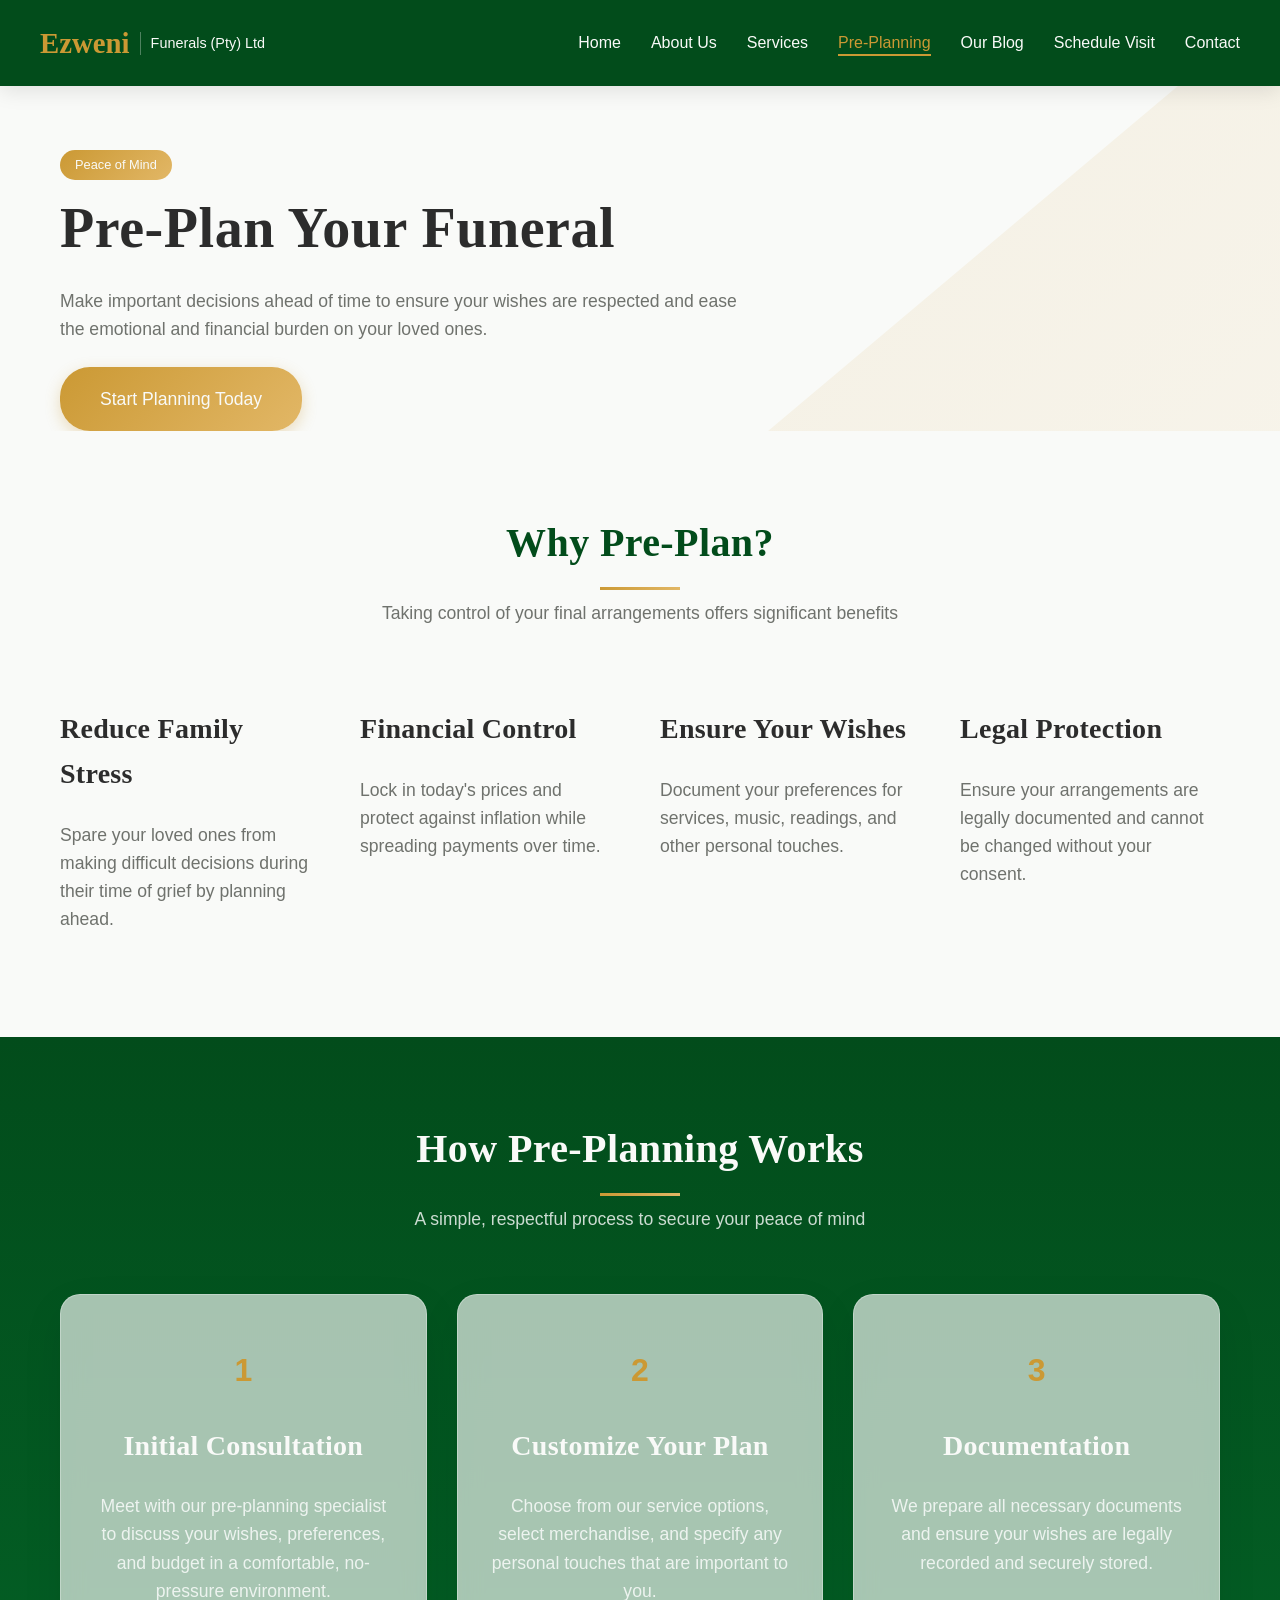
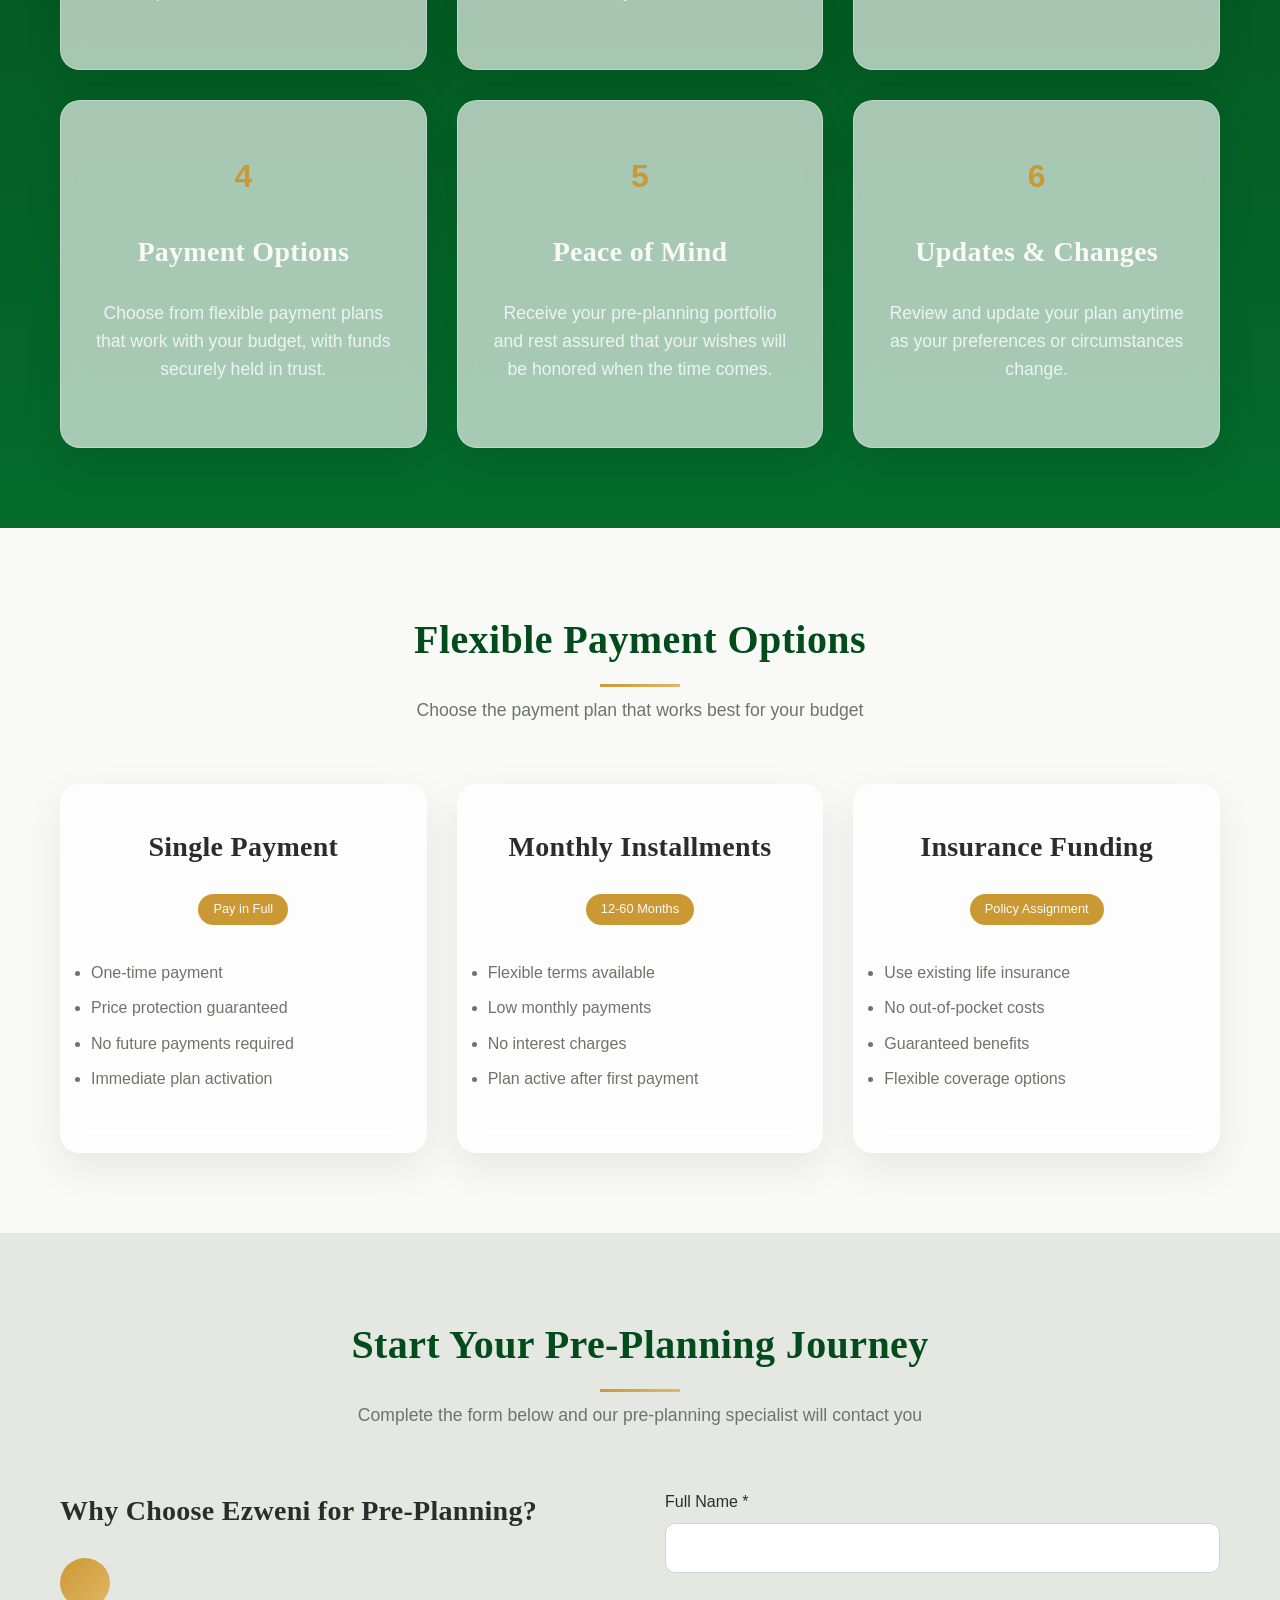
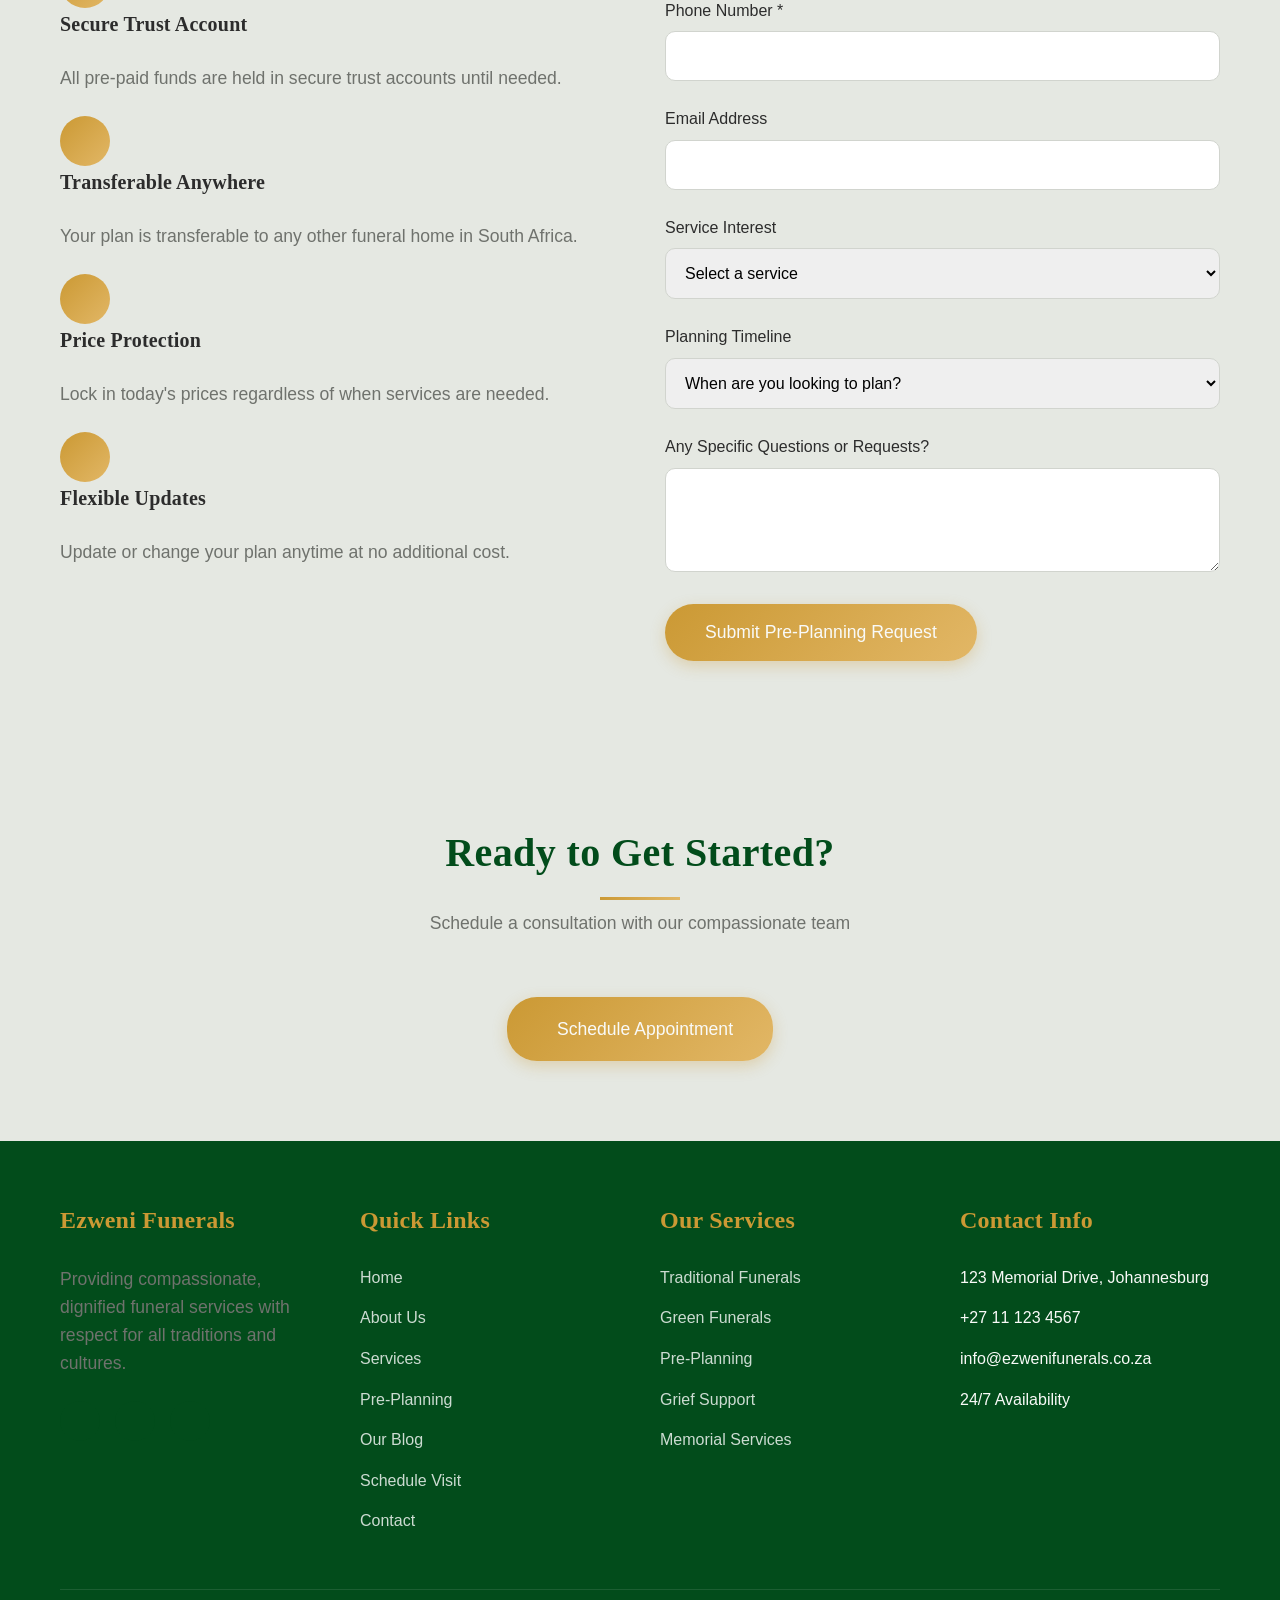
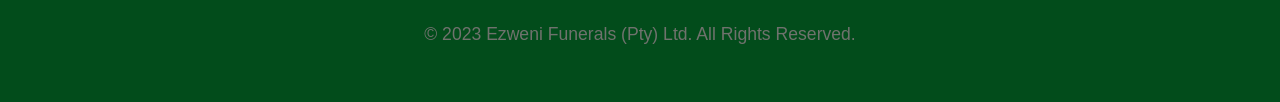
<file: pre-planning.html>
<!DOCTYPE html>
<html lang="en">
<head>
    <meta charset="UTF-8">
    <meta name="viewport" content="width=device-width, initial-scale=1.0">
    <title>Pre-Planning - Ezweni Funerals | Plan Ahead with Peace of Mind</title>
    <meta name="description" content="Pre-plan your funeral arrangements with Ezweni Funerals. Ensure your wishes are respected and ease the burden on your loved ones.">
    <link rel="stylesheet" href="css/style.css">
</head>
<body>
    <!-- Header -->
    <div id="header"></div>

    <!-- Page Hero -->
    <section class="hero">
        <div class="hero-bg" style="background-color: var(--pearl-grey);"></div>
        <div class="container">
            <div class="hero-content">
                <span class="badge">Peace of Mind</span>
                <h1>Pre-Plan Your Funeral</h1>
                <p>Make important decisions ahead of time to ensure your wishes are respected and ease the emotional and financial burden on your loved ones.</p>
                <a href="#planning-form" class="btn btn-primary btn-large">Start Planning Today</a>
            </div>
        </div>
        <div class="hero-accent"></div>
    </section>

    <!-- Benefits -->
    <section class="section-padding">
        <div class="container">
            <div class="section-header">
                <h2>Why Pre-Plan?</h2>
                <p>Taking control of your final arrangements offers significant benefits</p>
            </div>
            <div class="about-grid">
                <div class="about-item fade-in">
                    <div class="about-icon">
                        <i class="fas fa-heart"></i>
                    </div>
                    <h3>Reduce Family Stress</h3>
                    <p>Spare your loved ones from making difficult decisions during their time of grief by planning ahead.</p>
                </div>
                <div class="about-item fade-in">
                    <div class="about-icon">
                        <i class="fas fa-money-bill-wave"></i>
                    </div>
                    <h3>Financial Control</h3>
                    <p>Lock in today's prices and protect against inflation while spreading payments over time.</p>
                </div>
                <div class="about-item fade-in">
                    <div class="about-icon">
                        <i class="fas fa-clipboard-check"></i>
                    </div>
                    <h3>Ensure Your Wishes</h3>
                    <p>Document your preferences for services, music, readings, and other personal touches.</p>
                </div>
                <div class="about-item fade-in">
                    <div class="about-icon">
                        <i class="fas fa-shield-alt"></i>
                    </div>
                    <h3>Legal Protection</h3>
                    <p>Ensure your arrangements are legally documented and cannot be changed without your consent.</p>
                </div>
            </div>
        </div>
    </section>

    <!-- Planning Process -->
    <section class="about section-padding">
        <div class="container">
            <div class="section-header">
                <h2>How Pre-Planning Works</h2>
                <p>A simple, respectful process to secure your peace of mind</p>
            </div>
            <div class="services-grid">
                <div class="service-card fade-in">
                    <div class="service-icon">
                        <span style="font-size: 2rem; font-weight: bold;">1</span>
                    </div>
                    <h3>Initial Consultation</h3>
                    <p>Meet with our pre-planning specialist to discuss your wishes, preferences, and budget in a comfortable, no-pressure environment.</p>
                </div>
                <div class="service-card fade-in">
                    <div class="service-icon">
                        <span style="font-size: 2rem; font-weight: bold;">2</span>
                    </div>
                    <h3>Customize Your Plan</h3>
                    <p>Choose from our service options, select merchandise, and specify any personal touches that are important to you.</p>
                </div>
                <div class="service-card fade-in">
                    <div class="service-icon">
                        <span style="font-size: 2rem; font-weight: bold;">3</span>
                    </div>
                    <h3>Documentation</h3>
                    <p>We prepare all necessary documents and ensure your wishes are legally recorded and securely stored.</p>
                </div>
                <div class="service-card fade-in">
                    <div class="service-icon">
                        <span style="font-size: 2rem; font-weight: bold;">4</span>
                    </div>
                    <h3>Payment Options</h3>
                    <p>Choose from flexible payment plans that work with your budget, with funds securely held in trust.</p>
                </div>
                <div class="service-card fade-in">
                    <div class="service-icon">
                        <span style="font-size: 2rem; font-weight: bold;">5</span>
                    </div>
                    <h3>Peace of Mind</h3>
                    <p>Receive your pre-planning portfolio and rest assured that your wishes will be honored when the time comes.</p>
                </div>
                <div class="service-card fade-in">
                    <div class="service-icon">
                        <span style="font-size: 2rem; font-weight: bold;">6</span>
                    </div>
                    <h3>Updates & Changes</h3>
                    <p>Review and update your plan anytime as your preferences or circumstances change.</p>
                </div>
            </div>
        </div>
    </section>

    <!-- Payment Options -->
    <section class="section-padding">
        <div class="container">
            <div class="section-header">
                <h2>Flexible Payment Options</h2>
                <p>Choose the payment plan that works best for your budget</p>
            </div>
            <div class="services-grid">
                <div class="service-card fade-in">
                    <h3>Single Payment</h3>
                    <p class="badge" style="background: var(--accent-gold);">Pay in Full</p>
                    <ul style="text-align: left; margin: 20px 0; color: var(--muted-grey);">
                        <li style="margin-bottom: 10px;">One-time payment</li>
                        <li style="margin-bottom: 10px;">Price protection guaranteed</li>
                        <li style="margin-bottom: 10px;">No future payments required</li>
                        <li style="margin-bottom: 10px;">Immediate plan activation</li>
                    </ul>
                </div>
                <div class="service-card fade-in">
                    <h3>Monthly Installments</h3>
                    <p class="badge" style="background: var(--accent-gold);">12-60 Months</p>
                    <ul style="text-align: left; margin: 20px 0; color: var(--muted-grey);">
                        <li style="margin-bottom: 10px;">Flexible terms available</li>
                        <li style="margin-bottom: 10px;">Low monthly payments</li>
                        <li style="margin-bottom: 10px;">No interest charges</li>
                        <li style="margin-bottom: 10px;">Plan active after first payment</li>
                    </ul>
                </div>
                <div class="service-card fade-in">
                    <h3>Insurance Funding</h3>
                    <p class="badge" style="background: var(--accent-gold);">Policy Assignment</p>
                    <ul style="text-align: left; margin: 20px 0; color: var(--muted-grey);">
                        <li style="margin-bottom: 10px;">Use existing life insurance</li>
                        <li style="margin-bottom: 10px;">No out-of-pocket costs</li>
                        <li style="margin-bottom: 10px;">Guaranteed benefits</li>
                        <li style="margin-bottom: 10px;">Flexible coverage options</li>
                    </ul>
                </div>
            </div>
        </div>
    </section>

    <!-- Planning Form -->
    <section class="contact section-padding" id="planning-form">
        <div class="container">
            <div class="section-header">
                <h2>Start Your Pre-Planning Journey</h2>
                <p>Complete the form below and our pre-planning specialist will contact you</p>
            </div>
            <div class="contact-container">
                <div class="contact-info">
                    <h3>Why Choose Ezweni for Pre-Planning?</h3>
                    <div class="contact-details">
                        <div class="contact-item">
                            <div class="contact-icon">
                                <i class="fas fa-lock"></i>
                            </div>
                            <div>
                                <h4>Secure Trust Account</h4>
                                <p>All pre-paid funds are held in secure trust accounts until needed.</p>
                            </div>
                        </div>
                        <div class="contact-item">
                            <div class="contact-icon">
                                <i class="fas fa-sync-alt"></i>
                            </div>
                            <div>
                                <h4>Transferable Anywhere</h4>
                                <p>Your plan is transferable to any other funeral home in South Africa.</p>
                            </div>
                        </div>
                        <div class="contact-item">
                            <div class="contact-icon">
                                <i class="fas fa-hand-holding-usd"></i>
                            </div>
                            <div>
                                <h4>Price Protection</h4>
                                <p>Lock in today's prices regardless of when services are needed.</p>
                            </div>
                        </div>
                        <div class="contact-item">
                            <div class="contact-icon">
                                <i class="fas fa-user-edit"></i>
                            </div>
                            <div>
                                <h4>Flexible Updates</h4>
                                <p>Update or change your plan anytime at no additional cost.</p>
                            </div>
                        </div>
                    </div>
                </div>
                <div class="contact-form">
                    <form id="planningForm">
                        <div class="form-group">
                            <label for="name">Full Name *</label>
                            <input type="text" id="name" name="name" class="form-control" required>
                        </div>
                        <div class="form-group">
                            <label for="phone">Phone Number *</label>
                            <input type="tel" id="phone" name="phone" class="form-control" required>
                        </div>
                        <div class="form-group">
                            <label for="email">Email Address</label>
                            <input type="email" id="email" name="email" class="form-control">
                        </div>
                        <div class="form-group">
                            <label for="service">Service Interest</label>
                            <select id="service" name="service" class="form-control">
                                <option value="">Select a service</option>
                                <option value="traditional">Traditional Funeral</option>
                                <option value="green">Green Funeral</option>
                                <option value="cremation">Cremation Services</option>
                                <option value="memorial">Memorial Service</option>
                                <option value="not-sure">Not Sure Yet</option>
                            </select>
                        </div>
                        <div class="form-group">
                            <label for="timeline">Planning Timeline</label>
                            <select id="timeline" name="timeline" class="form-control">
                                <option value="">When are you looking to plan?</option>
                                <option value="immediately">Immediately</option>
                                <option value="1-3 months">Within 1-3 months</option>
                                <option value="3-6 months">Within 3-6 months</option>
                                <option value="6-12 months">Within 6-12 months</option>
                                <option value="just-info">Just gathering information</option>
                            </select>
                        </div>
                        <div class="form-group">
                            <label for="message">Any Specific Questions or Requests?</label>
                            <textarea id="message" name="message" class="form-control" rows="4"></textarea>
                        </div>
                        <button type="submit" class="btn btn-primary btn-large">Submit Pre-Planning Request</button>
                    </form>
                </div>
            </div>
        </div>
    </section>


    <!-- Add this section before the footer -->
<section class="section-padding" style="background: var(--pearl-grey);">
    <div class="container">
        <div class="section-header">
            <h2>Ready to Get Started?</h2>
            <p>Schedule a consultation with our compassionate team</p>
        </div>
        <div class="text-center">
            <a href="appointment.html" class="btn btn-primary btn-large">
                <i class="fas fa-calendar-alt" style="margin-right: 10px;"></i>
                Schedule Appointment
            </a>
        </div>
    </div>
</section>


    <!-- Footer -->
    <div id="footer"></div>

    <script src="js/main.js"></script>
</body>
</html>
</file>
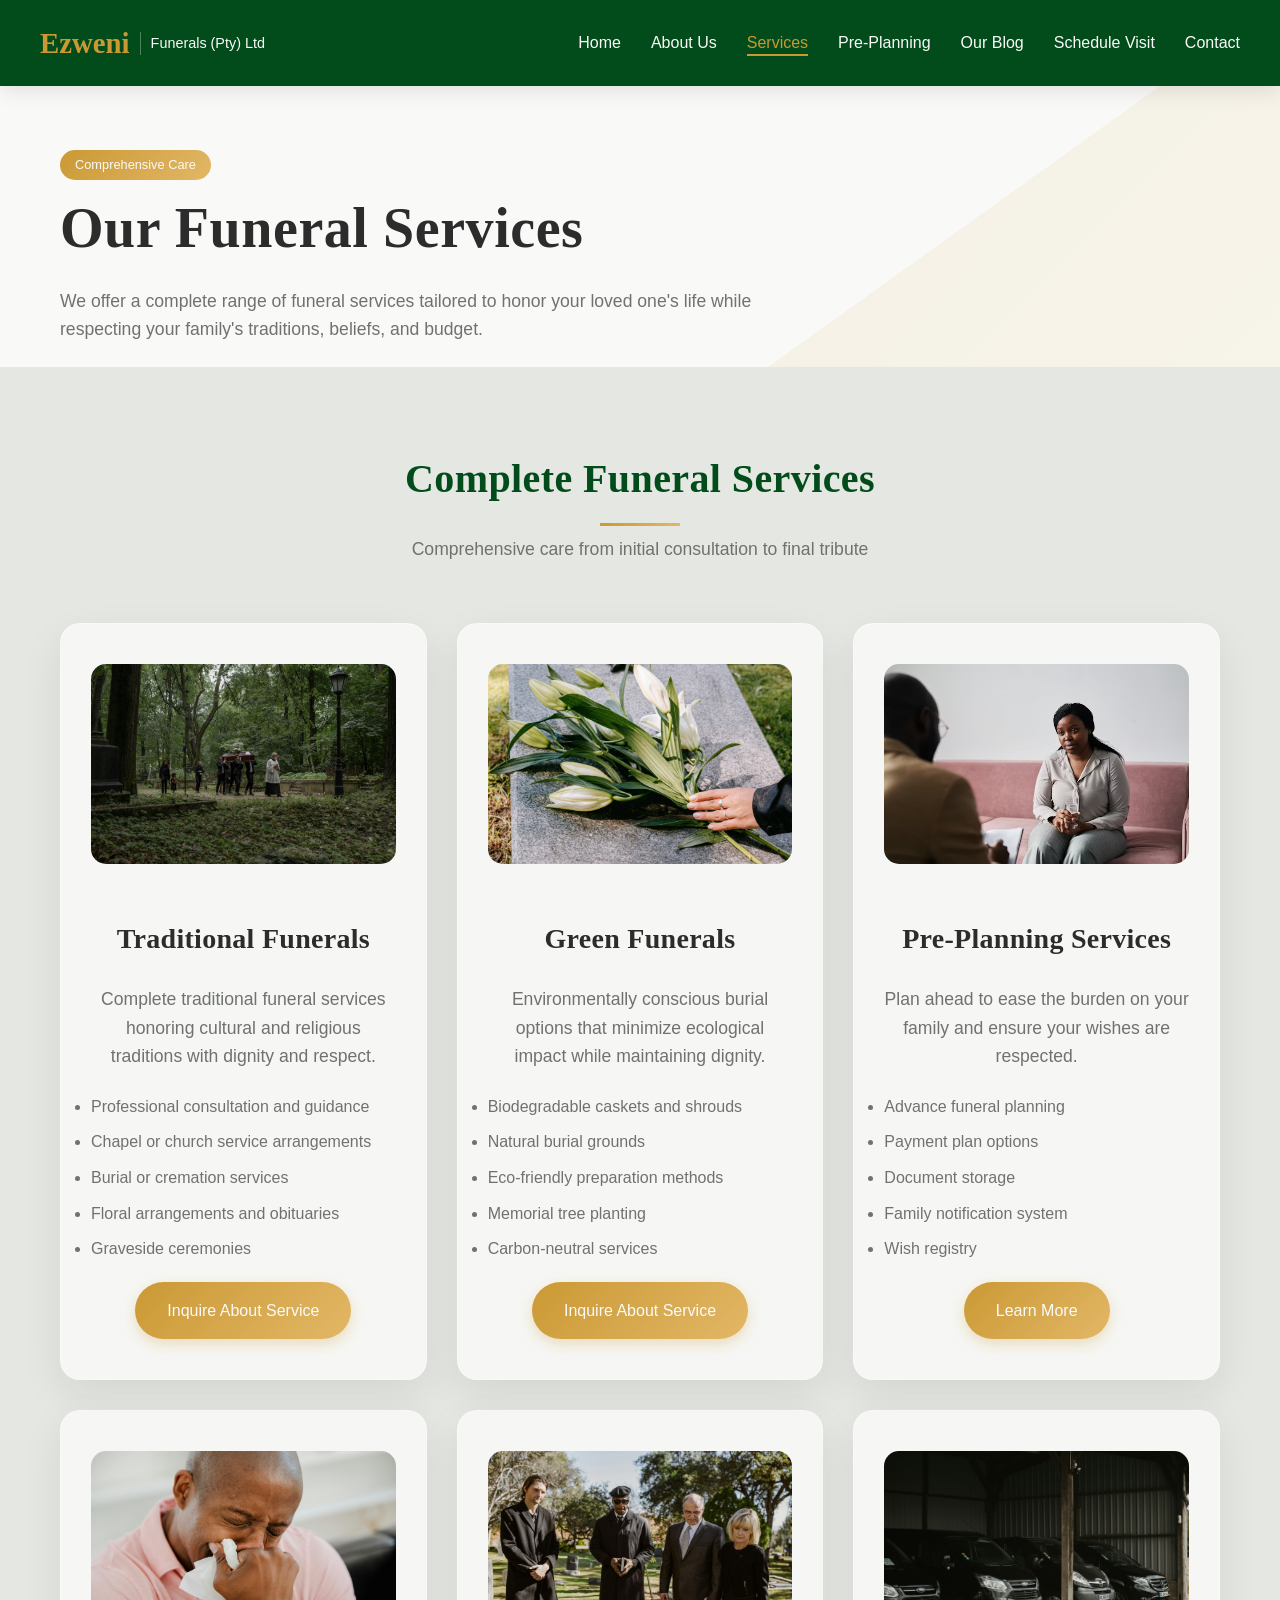
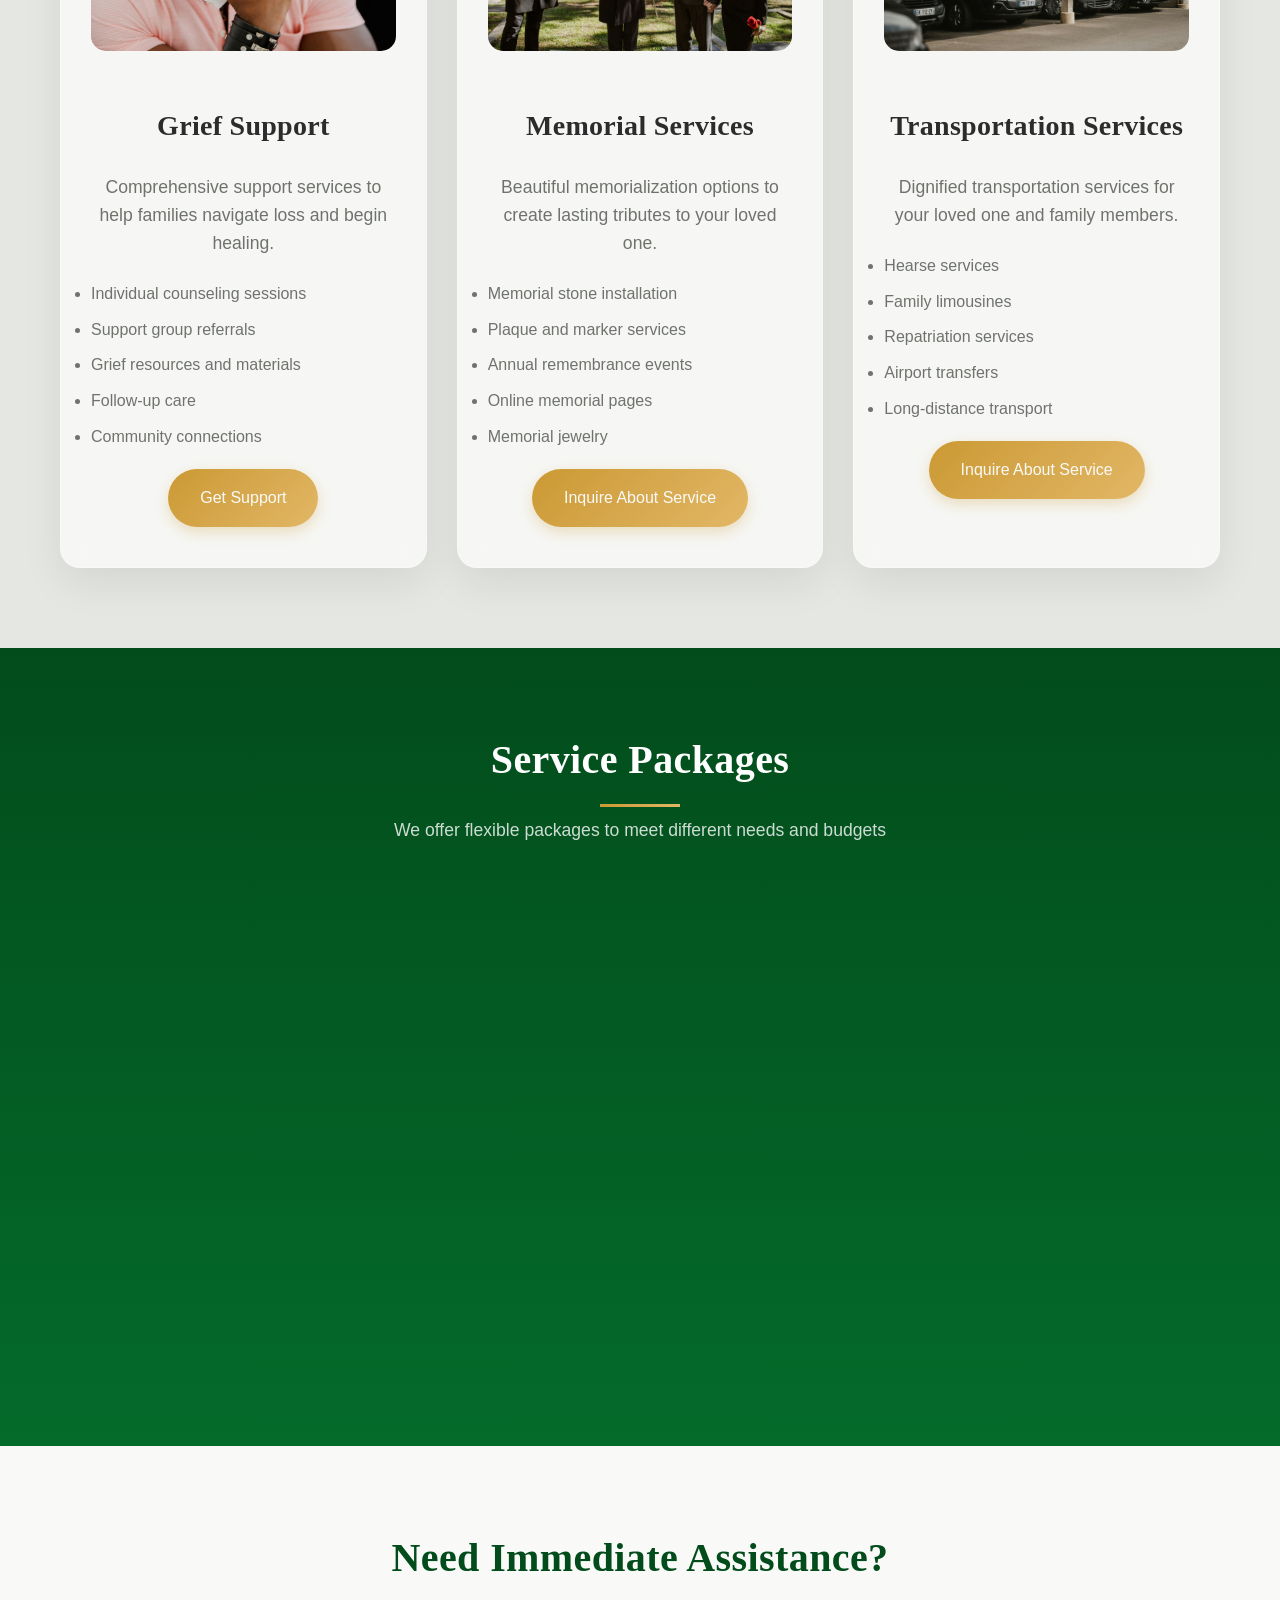
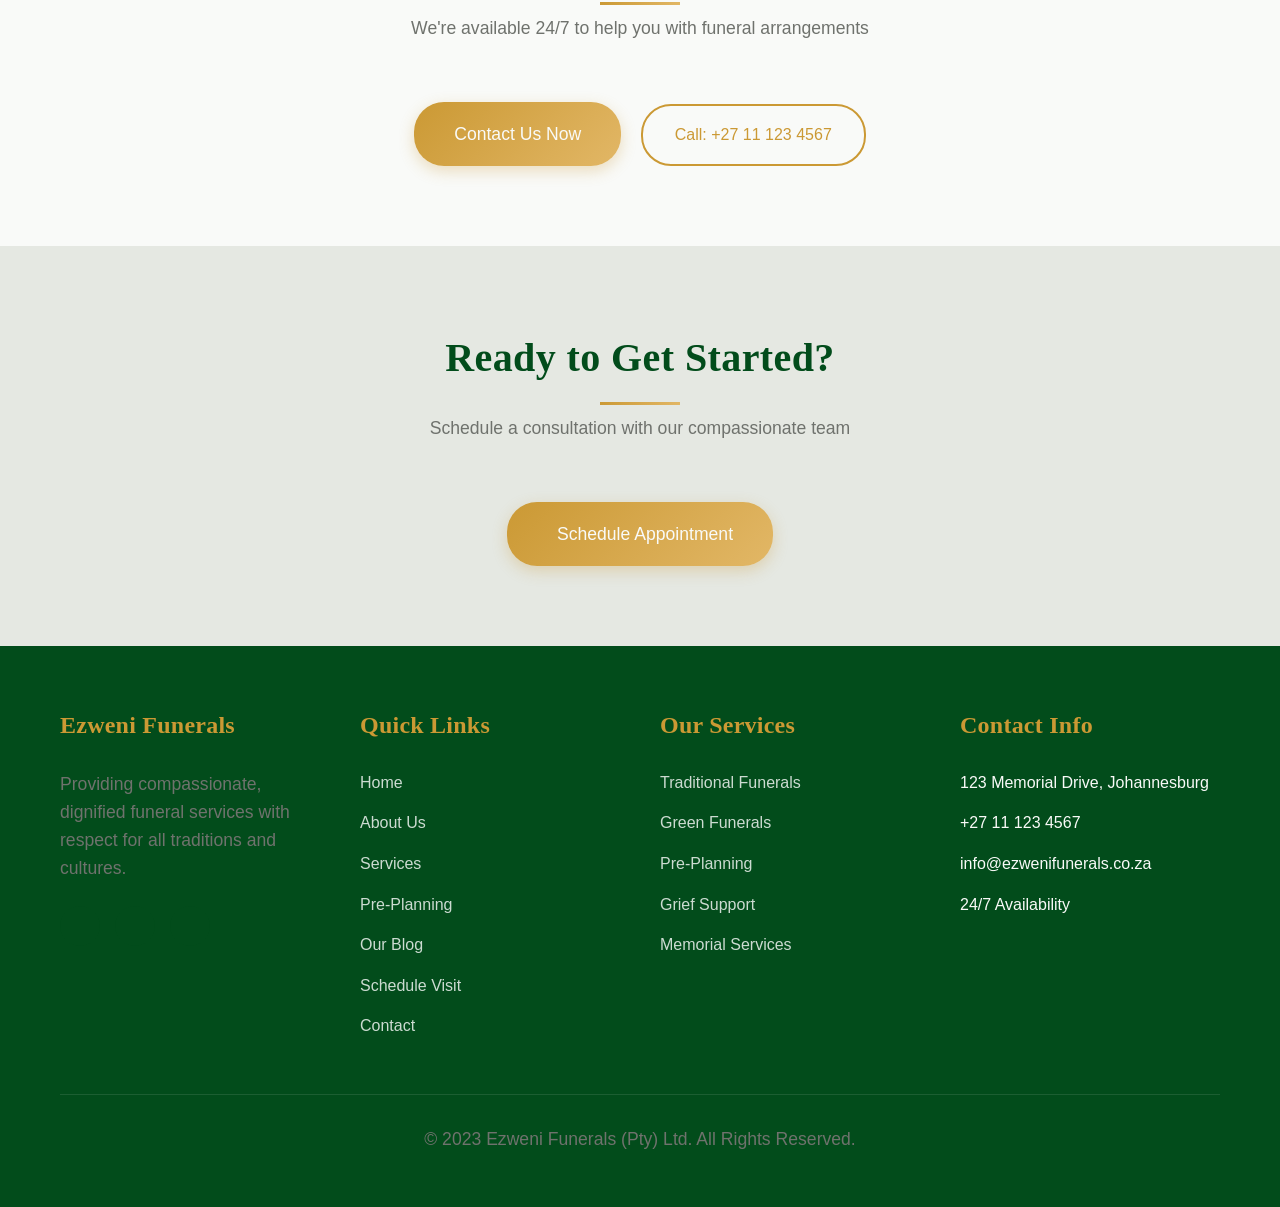
<file: services.html>
<!DOCTYPE html>
<html lang="en">
<head>
    <meta charset="UTF-8">
    <meta name="viewport" content="width=device-width, initial-scale=1.0">
    <title>Our Services - Ezweni Funerals | Comprehensive Funeral Services</title>
    <meta name="description" content="Explore our comprehensive funeral services including traditional funerals, green burials, pre-planning, and grief support.">
    <link rel="stylesheet" href="css/style.css">
</head>
<body>
    <!-- Header -->
    <div id="header"></div>

    <!-- Page Hero -->
    <section class="hero">
        <div class="hero-bg" style="background-image: url('images/hero-bg.jpg'); background-size: cover; background-position: center;"></div>
        <div class="container">
            <div class="hero-content">
                <span class="badge">Comprehensive Care</span>
                <h1>Our Funeral Services</h1>
                <p>We offer a complete range of funeral services tailored to honor your loved one's life while respecting your family's traditions, beliefs, and budget.</p>
            </div>
        </div>
        <div class="hero-accent"></div>
    </section>

    <!-- All Services -->
    <section class="services section-padding">
        <div class="container">
            <div class="section-header">
                <h2>Complete Funeral Services</h2>
                <p>Comprehensive care from initial consultation to final tribute</p>
            </div>
            <div class="services-grid">
                <div class="service-card fade-in" id="traditional">
                    <img src="images/traditional.jpg" alt="Traditional Funerals" style="width: 100%; height: 200px; object-fit: cover; border-radius: 15px; margin-bottom: 20px;">
                    <div class="service-icon">
                        <i class="fas fa-church"></i>
                    </div>
                    <h3>Traditional Funerals</h3>
                    <p>Complete traditional funeral services honoring cultural and religious traditions with dignity and respect.</p>
                    <ul style="text-align: left; margin: 20px 0; color: var(--muted-grey);">
                        <li style="margin-bottom: 10px;">Professional consultation and guidance</li>
                        <li style="margin-bottom: 10px;">Chapel or church service arrangements</li>
                        <li style="margin-bottom: 10px;">Burial or cremation services</li>
                        <li style="margin-bottom: 10px;">Floral arrangements and obituaries</li>
                        <li style="margin-bottom: 10px;">Graveside ceremonies</li>
                    </ul>
                    <a href="contact.html" class="btn btn-primary">Inquire About Service</a>
                </div>

                <div class="service-card fade-in" id="green">
                    <img src="images/green.jpg" alt="Green Funerals" style="width: 100%; height: 200px; object-fit: cover; border-radius: 15px; margin-bottom: 20px;">
                    <div class="service-icon">
                        <i class="fas fa-leaf"></i>
                    </div>
                    <h3>Green Funerals</h3>
                    <p>Environmentally conscious burial options that minimize ecological impact while maintaining dignity.</p>
                    <ul style="text-align: left; margin: 20px 0; color: var(--muted-grey);">
                        <li style="margin-bottom: 10px;">Biodegradable caskets and shrouds</li>
                        <li style="margin-bottom: 10px;">Natural burial grounds</li>
                        <li style="margin-bottom: 10px;">Eco-friendly preparation methods</li>
                        <li style="margin-bottom: 10px;">Memorial tree planting</li>
                        <li style="margin-bottom: 10px;">Carbon-neutral services</li>
                    </ul>
                    <a href="contact.html" class="btn btn-primary">Inquire About Service</a>
                </div>

                <div class="service-card fade-in">
                    <img src="images/service-preplanning.avif" alt="Pre-Planning Services" style="width: 100%; height: 200px; object-fit: cover; border-radius: 15px; margin-bottom: 20px;">
                    <div class="service-icon">
                        <i class="fas fa-hand-holding-heart"></i>
                    </div>
                    <h3>Pre-Planning Services</h3>
                    <p>Plan ahead to ease the burden on your family and ensure your wishes are respected.</p>
                    <ul style="text-align: left; margin: 20px 0; color: var(--muted-grey);">
                        <li style="margin-bottom: 10px;">Advance funeral planning</li>
                        <li style="margin-bottom: 10px;">Payment plan options</li>
                        <li style="margin-bottom: 10px;">Document storage</li>
                        <li style="margin-bottom: 10px;">Family notification system</li>
                        <li style="margin-bottom: 10px;">Wish registry</li>
                    </ul>
                    <a href="pre-planning.html" class="btn btn-primary">Learn More</a>
                </div>

                <div class="service-card fade-in">
                    <img src="images/grief.jpg" alt="Grief Support" style="width: 100%; height: 200px; object-fit: cover; border-radius: 15px; margin-bottom: 20px;">
                    <div class="service-icon">
                        <i class="fas fa-headphones"></i>
                    </div>
                    <h3>Grief Support</h3>
                    <p>Comprehensive support services to help families navigate loss and begin healing.</p>
                    <ul style="text-align: left; margin: 20px 0; color: var(--muted-grey);">
                        <li style="margin-bottom: 10px;">Individual counseling sessions</li>
                        <li style="margin-bottom: 10px;">Support group referrals</li>
                        <li style="margin-bottom: 10px;">Grief resources and materials</li>
                        <li style="margin-bottom: 10px;">Follow-up care</li>
                        <li style="margin-bottom: 10px;">Community connections</li>
                    </ul>
                    <a href="contact.html" class="btn btn-primary">Get Support</a>
                </div>

                <div class="service-card fade-in">
                    <img src="images/memorial.jpg" alt="Memorial Services" style="width: 100%; height: 200px; object-fit: cover; border-radius: 15px; margin-bottom: 20px;">
                    <div class="service-icon">
                        <i class="fas fa-monument"></i>
                    </div>
                    <h3>Memorial Services</h3>
                    <p>Beautiful memorialization options to create lasting tributes to your loved one.</p>
                    <ul style="text-align: left; margin: 20px 0; color: var(--muted-grey);">
                        <li style="margin-bottom: 10px;">Memorial stone installation</li>
                        <li style="margin-bottom: 10px;">Plaque and marker services</li>
                        <li style="margin-bottom: 10px;">Annual remembrance events</li>
                        <li style="margin-bottom: 10px;">Online memorial pages</li>
                        <li style="margin-bottom: 10px;">Memorial jewelry</li>
                    </ul>
                    <a href="contact.html" class="btn btn-primary">Inquire About Service</a>
                </div>

                <div class="service-card fade-in">
                    <img src="images/transport.jpg" alt="Transportation Services" style="width: 100%; height: 200px; object-fit: cover; border-radius: 15px; margin-bottom: 20px;">
                    <div class="service-icon">
                        <i class="fas fa-car-side"></i>
                    </div>
                    <h3>Transportation Services</h3>
                    <p>Dignified transportation services for your loved one and family members.</p>
                    <ul style="text-align: left; margin: 20px 0; color: var(--muted-grey);">
                        <li style="margin-bottom: 10px;">Hearse services</li>
                        <li style="margin-bottom: 10px;">Family limousines</li>
                        <li style="margin-bottom: 10px;">Repatriation services</li>
                        <li style="margin-bottom: 10px;">Airport transfers</li>
                        <li style="margin-bottom: 10px;">Long-distance transport</li>
                    </ul>
                    <a href="contact.html" class="btn btn-primary">Inquire About Service</a>
                </div>
            </div>
        </div>
    </section>

    <!-- Service Packages -->
    <section class="section-padding" style="background: var(--green-gradient); color: white;">
        <div class="container">
            <div class="section-header">
                <h2 style="color: white;">Service Packages</h2>
                <p style="color: rgba(255,255,255,0.8);">We offer flexible packages to meet different needs and budgets</p>
            </div>
            <div class="services-grid">
                <div class="service-card fade-in" style="background: rgba(255,255,255,0.95);">
                    <h3 style="color: var(--primary-green);">Essential Package</h3>
                    <p class="badge" style="background: var(--accent-gold);">From R8,500</p>
                    <ul style="text-align: left; margin: 20px 0; color: var(--muted-grey);">
                        <li style="margin-bottom: 10px;">Basic professional services</li>
                        <li style="margin-bottom: 10px;">Standard casket</li>
                        <li style="margin-bottom: 10px;">Transportation to cemetery</li>
                        <li style="margin-bottom: 10px;">Death certificate filing</li>
                        <li style="margin-bottom: 10px;">Basic obituary notice</li>
                    </ul>
                    <a href="contact.html" class="btn btn-primary">Get Quote</a>
                </div>

                <div class="service-card fade-in" style="background: rgba(255,255,255,0.95);">
                    <h3 style="color: var(--primary-green);">Traditional Package</h3>
                    <p class="badge" style="background: var(--accent-gold);">From R15,000</p>
                    <ul style="text-align: left; margin: 20px 0; color: var(--muted-grey);">
                        <li style="margin-bottom: 10px;">Full professional services</li>
                        <li style="margin-bottom: 10px;">Premium casket selection</li>
                        <li style="margin-bottom: 10px;">Chapel or church service</li>
                        <li style="margin-bottom: 10px;">Floral arrangements</li>
                        <li style="margin-bottom: 10px;">Family transportation</li>
                    </ul>
                    <a href="contact.html" class="btn btn-primary">Get Quote</a>
                </div>

                <div class="service-card fade-in" style="background: rgba(255,255,255,0.95);">
                    <h3 style="color: var(--primary-green);">Premium Package</h3>
                    <p class="badge" style="background: var(--accent-gold);">From R25,000</p>
                    <ul style="text-align: left; margin: 20px 0; color: var(--muted-grey);">
                        <li style="margin-bottom: 10px;">Comprehensive services</li>
                        <li style="margin-bottom: 10px;">Deluxe casket selection</li>
                        <li style="margin-bottom: 10px;">Extended viewing hours</li>
                        <li style="margin-bottom: 10px;">Premium floral arrangements</li>
                        <li style="margin-bottom: 10px;">Video tribute</li>
                    </ul>
                    <a href="contact.html" class="btn btn-primary">Get Quote</a>
                </div>
            </div>
        </div>
    </section>

    <!-- CTA Section -->
    <section class="section-padding">
        <div class="container">
            <div class="section-header">
                <h2>Need Immediate Assistance?</h2>
                <p>We're available 24/7 to help you with funeral arrangements</p>
            </div>
            <div class="text-center">
                <a href="contact.html" class="btn btn-primary btn-large" style="margin-right: 15px;">Contact Us Now</a>
                <a href="tel:+27111234567" class="btn btn-secondary">Call: +27 11 123 4567</a>
            </div>
        </div>
    </section>

    <!-- Add this section before the footer -->
<section class="section-padding" style="background: var(--pearl-grey);">
    <div class="container">
        <div class="section-header">
            <h2>Ready to Get Started?</h2>
            <p>Schedule a consultation with our compassionate team</p>
        </div>
        <div class="text-center">
            <a href="appointment.html" class="btn btn-primary btn-large">
                <i class="fas fa-calendar-alt" style="margin-right: 10px;"></i>
                Schedule Appointment
            </a>
        </div>
    </div>
</section>


    <!-- Footer -->
    <div id="footer"></div>

    <script src="js/main.js"></script>
</body>
</html>
</file>
<file: css/style.css>
/* ===== CSS VARIABLES ===== */
:root {
    --primary-green: #024C1B;
    --accent-gold: #CB9934;
    --gold-gradient: linear-gradient(135deg, #CB9934, #E2B766);
    --green-gradient: linear-gradient(180deg, #024C1B, #046B2B);
    --white: #F9FAF8;
    --pearl-grey: #E5E8E2;
    --stone-grey: #D1D4CE;
    --charcoal: #2C2C2C;
    --muted-grey: #6F726D;
}

/* ===== BASE STYLES ===== */
* {
    margin: 0;
    padding: 0;
    box-sizing: border-box;
}

html {
    scroll-behavior: smooth;
}

body {
    font-family: 'Poppins', sans-serif;
    color: var(--charcoal);
    background-color: var(--white);
    line-height: 1.6;
    overflow-x: hidden;
}

/* ===== TYPOGRAPHY ===== */
h1, h2, h3, h4 {
    font-family: 'Playfair Display', serif;
    font-weight: 600;
    letter-spacing: 0.01em;
    margin-bottom: 1.5rem;
}

h1 {
    font-size: 3.5rem;
    line-height: 1.2;
}

h2 {
    font-size: 2.5rem;
}

h3 {
    font-size: 1.75rem;
}

h4 {
    font-size: 1.25rem;
}

p {
    font-size: 1.1rem;
    margin-bottom: 1.5rem;
    color: var(--muted-grey);
}

/* ===== LAYOUT UTILITIES ===== */
.container {
    max-width: 1200px;
    margin: 0 auto;
    padding: 0 20px;
}

.section-padding {
    padding: 80px 0;
}

.text-center {
    text-align: center;
}

/* ===== BUTTONS ===== */
.btn {
    display: inline-block;
    padding: 16px 32px;
    border-radius: 30px;
    text-decoration: none;
    font-weight: 500;
    transition: all 0.3s ease;
    border: none;
    cursor: pointer;
    font-size: 1rem;
    text-align: center;
}

.btn-primary {
    background: var(--gold-gradient);
    color: var(--white);
    box-shadow: 0 5px 15px rgba(203,153,52,0.3);
}

.btn-primary:hover {
    background: var(--primary-green);
    transform: translateY(-3px);
    box-shadow: 0 10px 25px rgba(203,153,52,0.4);
}

.btn-secondary {
    border: 2px solid var(--accent-gold);
    color: var(--accent-gold);
    background: transparent;
}

.btn-secondary:hover {
    background: rgba(203,153,52,0.1);
    transform: translateY(-3px);
}

.btn-large {
    padding: 18px 40px;
    font-size: 1.1rem;
}

/* ===== HEADER & NAVIGATION ===== */
header {
    background-color: var(--primary-green);
    position: fixed;
    width: 100%;
    z-index: 1000;
    box-shadow: 0 5px 20px rgba(0,0,0,0.1);
}

.header-container {
    display: flex;
    justify-content: space-between;
    align-items: center;
    padding: 20px 0;
}

.logo {
    display: flex;
    align-items: center;
}

.logo-text {
    color: var(--accent-gold);
    font-family: 'Playfair Display', serif;
    font-size: 1.8rem;
    font-weight: 600;
}

.logo-subtext {
    color: var(--white);
    font-size: 0.9rem;
    margin-left: 10px;
    border-left: 1px solid rgba(255,255,255,0.3);
    padding-left: 10px;
}

nav ul {
    display: flex;
    list-style: none;
}

nav li {
    margin-left: 30px;
}

nav a {
    color: var(--white);
    text-decoration: none;
    font-weight: 500;
    transition: color 0.3s ease;
    position: relative;
}

nav a:hover {
    color: var(--accent-gold);
}

nav a.active {
    color: var(--accent-gold);
}

nav a.active::after {
    content: '';
    position: absolute;
    bottom: -5px;
    left: 0;
    width: 100%;
    height: 2px;
    background: var(--accent-gold);
}

.mobile-menu {
    display: none;
    color: var(--white);
    font-size: 1.5rem;
    cursor: pointer;
}

/* ===== HERO SECTION ===== */
.hero {
    background-color: var(--white);
    padding-top: 150px;
    position: relative;
    overflow: hidden;
}

.hero-content {
    max-width: 700px;
}

.hero-bg {
    position: absolute;
    top: 0;
    left: 0;
    width: 100%;
    height: 100%;
    background-size: cover;
    background-position: center;
    z-index: -1;
}

.hero-accent {
    position: absolute;
    bottom: 0;
    right: 0;
    width: 40%;
    height: 100%;
    background: var(--gold-gradient);
    opacity: 0.1;
    clip-path: polygon(100% 0, 100% 100%, 0 100%);
}

.badge {
    display: inline-block;
    padding: 5px 15px;
    background: var(--gold-gradient);
    color: var(--white);
    border-radius: 20px;
    font-size: 0.8rem;
    font-weight: 500;
    margin-bottom: 15px;
}

/* ===== GRID SYSTEMS ===== */
.services-grid {
    display: grid;
    grid-template-columns: repeat(auto-fit, minmax(300px, 1fr));
    gap: 30px;
}

.about-grid {
    display: grid;
    grid-template-columns: repeat(auto-fit, minmax(250px, 1fr));
    gap: 40px;
    margin-top: 50px;
}

.testimonials-grid {
    display: grid;
    grid-template-columns: repeat(auto-fit, minmax(300px, 1fr));
    gap: 30px;
}

.contact-container {
    display: grid;
    grid-template-columns: 1fr 1fr;
    gap: 50px;
}

/* ===== SECTION STYLES ===== */
.section-header {
    text-align: center;
    margin-bottom: 60px;
}

.section-header h2 {
    color: var(--primary-green);
    position: relative;
    display: inline-block;
}

.section-header h2:after {
    content: '';
    position: absolute;
    bottom: -15px;
    left: 50%;
    transform: translateX(-50%);
    width: 80px;
    height: 3px;
    background: var(--gold-gradient);
}

.services {
    background-color: var(--pearl-grey);
}

.about {
    background: var(--green-gradient);
    color: var(--white);
}

.about h2 {
    color: var(--white);
}

.about p {
    color: rgba(255,255,255,0.8);
}

.testimonials {
    background-color: var(--white);
}

.contact {
    background-color: var(--pearl-grey);
}

/* ===== CARDS ===== */
.service-card {
    background: rgba(255, 255, 255, 0.65);
    backdrop-filter: blur(12px);
    border: 1px solid rgba(255,255,255,0.3);
    border-radius: 20px;
    padding: 40px 30px;
    text-align: center;
    box-shadow: 0 15px 40px rgba(0,0,0,0.08);
    transition: all 0.4s ease;
    height: 100%;
}

.service-card:hover {
    transform: translateY(-8px);
    box-shadow: 0 25px 50px rgba(0,0,0,0.12);
}

.testimonial-card {
    background-color: var(--pearl-grey);
    border-radius: 20px;
    padding: 40px 30px;
    position: relative;
}

/* ===== ICONS ===== */
.service-icon {
    font-size: 2.5rem;
    color: var(--accent-gold);
    margin-bottom: 25px;
}

.about-icon {
    font-size: 2.5rem;
    color: var(--accent-gold);
    margin-bottom: 20px;
}

.contact-icon {
    width: 50px;
    height: 50px;
    background: var(--gold-gradient);
    border-radius: 50%;
    display: flex;
    align-items: center;
    justify-content: center;
    color: var(--white);
    margin-right: 15px;
    font-size: 1.2rem;
}

/* ===== SOCIAL ICONS ===== */
.social-links {
    display: flex;
    gap: 15px;
    margin-top: 20px;
}

.social-link {
    width: 40px;
    height: 40px;
    background: var(--primary-green);
    border-radius: 50%;
    display: flex;
    align-items: center;
    justify-content: center;
    color: var(--white);
    text-decoration: none;
    transition: all 0.3s ease;
}

.social-link:hover {
    background: var(--accent-gold);
    transform: translateY(-3px);
}

/* ===== FORM ELEMENTS ===== */
.form-group {
    margin-bottom: 25px;
}

.form-group label {
    display: block;
    margin-bottom: 8px;
    color: var(--charcoal);
    font-weight: 500;
}

.form-control {
    width: 100%;
    padding: 15px;
    border: 1px solid var(--stone-grey);
    border-radius: 10px;
    font-family: 'Poppins', sans-serif;
    font-size: 1rem;
    transition: all 0.3s ease;
}

.form-control:focus {
    outline: none;
    border-color: var(--accent-gold);
    box-shadow: 0 0 0 3px rgba(203,153,52,0.2);
}

/* ===== TESTIMONIALS ===== */
.testimonial-quote {
    font-size: 3rem;
    color: var(--accent-gold);
    position: absolute;
    top: 20px;
    left: 30px;
    opacity: 0.3;
}

.testimonial-author {
    display: flex;
    align-items: center;
    margin-top: 25px;
}

.author-avatar {
    width: 50px;
    height: 50px;
    border-radius: 50%;
    background-color: var(--stone-grey);
    margin-right: 15px;
    display: flex;
    align-items: center;
    justify-content: center;
    color: var(--primary-green);
    font-weight: bold;
}

/* ===== FOOTER ===== */
footer {
    background-color: var(--primary-green);
    color: var(--white);
    padding: 60px 0 30px;
}

.footer-container {
    display: grid;
    grid-template-columns: repeat(auto-fit, minmax(250px, 1fr));
    gap: 40px;
    margin-bottom: 40px;
}

.footer-col h3 {
    color: var(--accent-gold);
    margin-bottom: 25px;
    font-size: 1.5rem;
}

.footer-col ul {
    list-style: none;
}

.footer-col li {
    margin-bottom: 15px;
}

.footer-col a {
    color: rgba(255,255,255,0.8);
    text-decoration: none;
    transition: color 0.3s ease;
}

.footer-col a:hover {
    color: var(--accent-gold);
}

.copyright {
    text-align: center;
    padding-top: 30px;
    border-top: 1px solid rgba(255,255,255,0.1);
    color: rgba(255,255,255,0.6);
    font-size: 0.9rem;
}

/* ===== IMAGE STYLES ===== */
.image-placeholder {
    background: var(--stone-grey);
    border-radius: 10px;
    display: flex;
    align-items: center;
    justify-content: center;
    color: var(--muted-grey);
    font-size: 0.9rem;
}

.team-image {
    width: 150px;
    height: 150px;
    border-radius: 50%;
    margin: 0 auto 20px;
    background: var(--stone-grey);
    display: flex;
    align-items: center;
    justify-content: center;
    color: var(--muted-grey);
}

.service-image {
    height: 200px;
    border-radius: 15px;
    margin-bottom: 20px;
    background: var(--stone-grey);
    display: flex;
    align-items: center;
    justify-content: center;
    color: var(--muted-grey);
}

/* ===== BLOG STYLES ===== */
.blog-container {
    display: grid;
    grid-template-columns: 2fr 1fr;
    gap: 50px;
}

.blog-post {
    margin-bottom: 50px;
    padding-bottom: 40px;
    border-bottom: 1px solid var(--stone-grey);
}

.blog-image {
    width: 100%;
    height: 300px;
    object-fit: cover;
    border-radius: 15px;
    margin-bottom: 25px;
}

.sidebar-widget {
    background: var(--pearl-grey);
    padding: 30px;
    border-radius: 15px;
    margin-bottom: 30px;
}

.search-form form {
    display: flex;
}

.search-form input {
    border-radius: 10px 0 0 10px;
    border-right: none;
}

.search-form button {
    border-radius: 0 10px 10px 0;
    padding: 15px 20px;
}

.category-list li {
    margin-bottom: 12px;
}

.category-list a {
    color: var(--muted-grey);
    text-decoration: none;
    transition: color 0.3s ease;
    display: flex;
    justify-content: space-between;
}

.category-list a:hover {
    color: var(--primary-green);
}

.recent-post {
    margin-bottom: 20px;
    padding-bottom: 20px;
    border-bottom: 1px solid var(--stone-grey);
}

.recent-post:last-child {
    margin-bottom: 0;
    padding-bottom: 0;
    border-bottom: none;
}

.pagination {
    display: flex;
    justify-content: center;
    align-items: center;
    margin-top: 50px;
    gap: 15px;
}

.page-numbers {
    display: flex;
    gap: 10px;
}

.page-numbers a {
    padding: 10px 15px;
    color: var(--muted-grey);
    text-decoration: none;
    border-radius: 5px;
    transition: all 0.3s ease;
}

.page-numbers a.active,
.page-numbers a:hover {
    background: var(--primary-green);
    color: white;
}

/* ===== BLOG POST STYLES ===== */
.blog-post-container {
    max-width: 800px;
    margin: 0 auto;
}

.post-meta {
    display: flex;
    justify-content: space-between;
    align-items: center;
    margin: 30px 0;
    padding: 20px 0;
    border-top: 1px solid var(--stone-grey);
    border-bottom: 1px solid var(--stone-grey);
}

.author-info {
    display: flex;
    align-items: center;
    gap: 15px;
}

.author-avatar {
    width: 60px;
    height: 60px;
    border-radius: 50%;
    background: var(--stone-grey);
    display: flex;
    align-items: center;
    justify-content: center;
}

.social-share {
    display: flex;
    gap: 10px;
}

.share-btn {
    width: 40px;
    height: 40px;
    border-radius: 50%;
    background: var(--pearl-grey);
    display: flex;
    align-items: center;
    justify-content: center;
    color: var(--charcoal);
    text-decoration: none;
    transition: all 0.3s ease;
}

.share-btn:hover {
    background: var(--accent-gold);
    color: white;
}

.comments-section {
    margin-top: 50px;
}

.comment-form {
    background: var(--pearl-grey);
    padding: 30px;
    border-radius: 15px;
    margin-bottom: 30px;
}

.comment {
    background: white;
    padding: 20px;
    border-radius: 10px;
    margin-bottom: 20px;
    border: 1px solid var(--stone-grey);
}

.comment-header {
    display: flex;
    justify-content: space-between;
    align-items: center;
    margin-bottom: 10px;
}

.comment-author {
    font-weight: 600;
    color: var(--primary-green);
}

.comment-date {
    color: var(--muted-grey);
    font-size: 0.9rem;
}

/* ===== ANIMATIONS ===== */
@keyframes fadeUp {
    from {
        opacity: 0;
        transform: translateY(30px);
    }
    to {
        opacity: 1;
        transform: translateY(0);
    }
}

.fade-in {
    opacity: 0;
    transform: translateY(30px);
    transition: all 0.6s ease;
}

.fade-in.visible {
    opacity: 1;
    transform: translateY(0);
}

/* ===== RESPONSIVE DESIGN ===== */
@media (max-width: 991.98px) {
    h1 {
        font-size: 2.8rem;
    }
    
    h2 {
        font-size: 2.2rem;
    }
    
    .contact-container {
        grid-template-columns: 1fr;
    }
    
    .blog-container {
        grid-template-columns: 1fr;
    }
    
    .section-padding {
        padding: 60px 0;
    }
}

@media (max-width: 767.98px) {
    nav ul {
        display: none;
        position: absolute;
        top: 100%;
        left: 0;
        width: 100%;
        background: var(--primary-green);
        flex-direction: column;
        padding: 20px;
        box-shadow: 0 5px 20px rgba(0,0,0,0.1);
    }
    
    nav ul.active {
        display: flex;
    }
    
    nav li {
        margin: 10px 0;
    }
    
    .mobile-menu {
        display: block;
    }
    
    .hero {
        padding-top: 120px;
    }
    
    .btn-secondary {
        margin-left: 0;
        margin-top: 15px;
        display: block;
    }
    
    .header-container {
        padding: 15px 0;
    }
    
    .post-meta {
        flex-direction: column;
        gap: 20px;
        text-align: center;
    }
}

@media (max-width: 575.98px) {
    h1 {
        font-size: 2.2rem;
    }
    
    h2 {
        font-size: 1.8rem;
    }
    
    .section-padding {
        padding: 50px 0;
    }
    
    .service-card, .testimonial-card {
        padding: 30px 20px;
    }
    
    .container {
        padding: 0 15px;
    }
}
</file>
